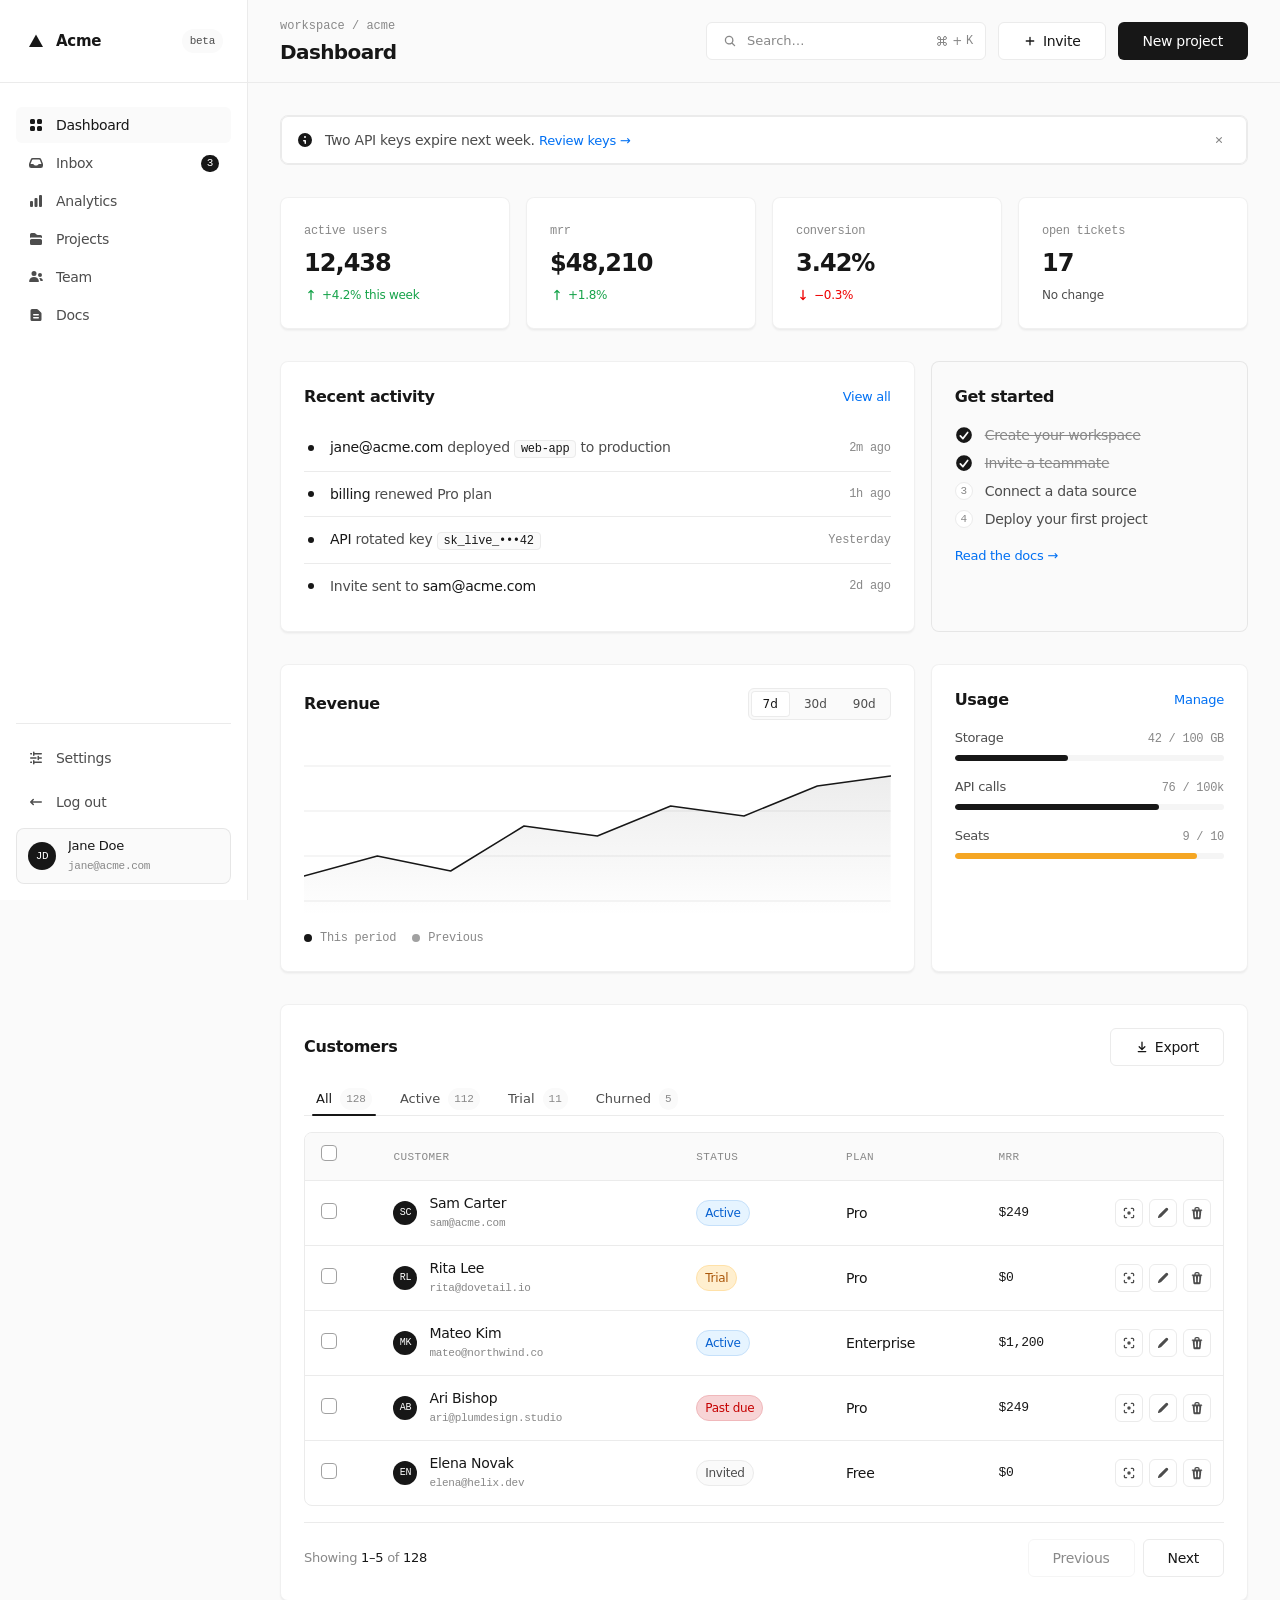
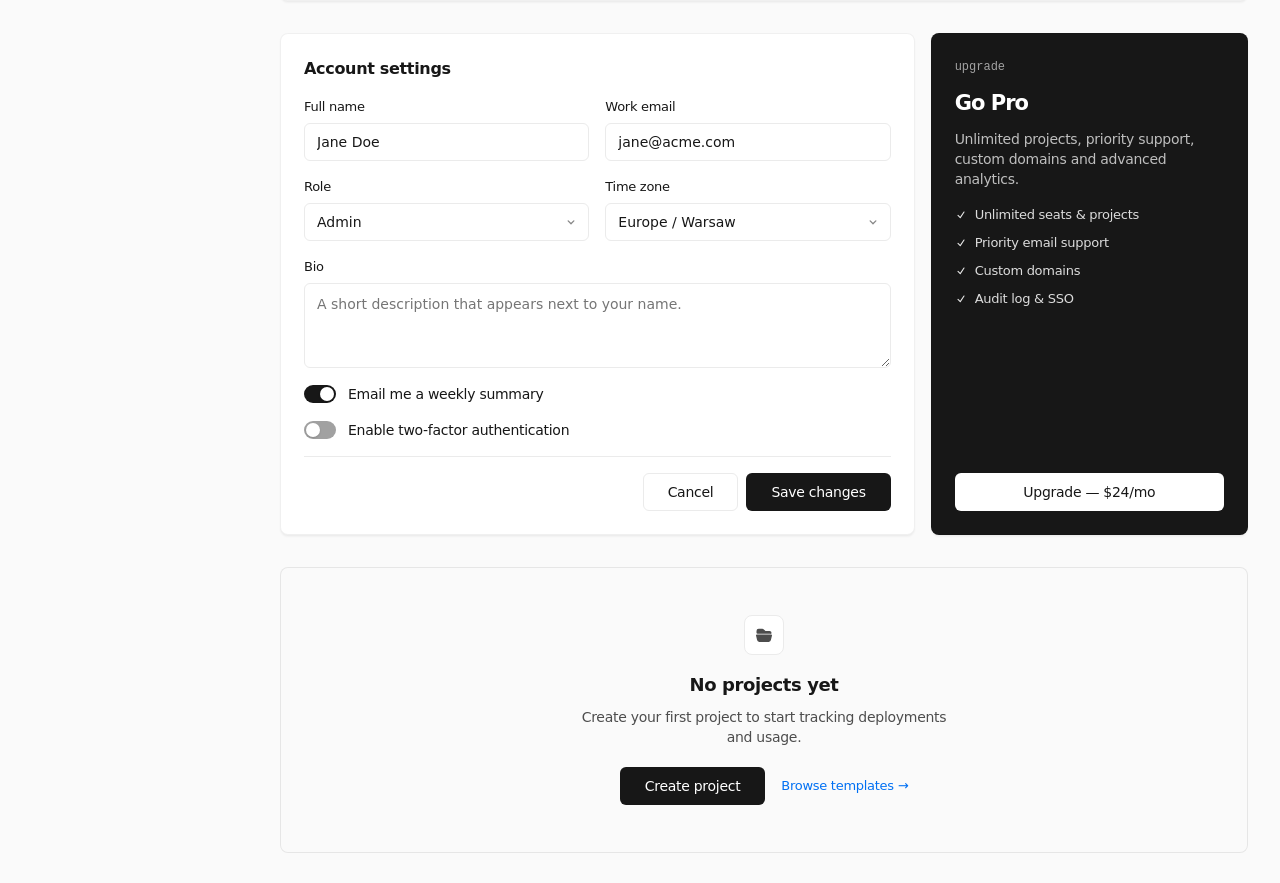
<file: index.html>
<!doctype html>
<html lang="en">
  <head>
    <meta charset="utf-8" />
    <meta name="viewport" content="width=device-width, initial-scale=1" />
    <title>Dashboard — SaaS Template</title>
    <link rel="stylesheet" href="styles.css" />
  </head>
  <body>
    <a class="skip-link" href="#main">Skip to content</a>

    <div class="app">
      <!-- ─────────────── SIDEBAR ─────────────── -->
      <aside class="sidebar" id="sidebar" aria-label="Primary">
        <div class="sidebar__brand">
          <span class="brand-mark" aria-hidden="true">
            <!-- triangle logo -->
            <svg viewBox="0 0 16 16" fill="currentColor" aria-hidden="true">
              <path d="M8 1.5 15 14H1L8 1.5Z" />
            </svg>
          </span>
          <span class="brand-name">Acme</span>
          <span class="brand-badge">beta</span>
        </div>

        <nav class="sidebar__nav" aria-label="Main">
          <ul>
            <li>
              <a class="nav-row is-active" href="#" aria-current="page">
                <!-- heroicons:micro squares-2x2 -->
                <svg class="nav-row__icon" viewBox="0 0 16 16" fill="currentColor" aria-hidden="true">
                  <path d="M3.5 2A1.5 1.5 0 0 0 2 3.5v2A1.5 1.5 0 0 0 3.5 7h2A1.5 1.5 0 0 0 7 5.5v-2A1.5 1.5 0 0 0 5.5 2h-2ZM3.5 9A1.5 1.5 0 0 0 2 10.5v2A1.5 1.5 0 0 0 3.5 14h2A1.5 1.5 0 0 0 7 12.5v-2A1.5 1.5 0 0 0 5.5 9h-2ZM9 3.5A1.5 1.5 0 0 1 10.5 2h2A1.5 1.5 0 0 1 14 3.5v2A1.5 1.5 0 0 1 12.5 7h-2A1.5 1.5 0 0 1 9 5.5v-2ZM10.5 9A1.5 1.5 0 0 0 9 10.5v2a1.5 1.5 0 0 0 1.5 1.5h2a1.5 1.5 0 0 0 1.5-1.5v-2A1.5 1.5 0 0 0 12.5 9h-2Z" />
                </svg>
                <span>Dashboard</span>
              </a>
            </li>
            <li>
              <a class="nav-row" href="#">
                <!-- heroicons:micro inbox -->
                <svg class="nav-row__icon" viewBox="0 0 16 16" fill="currentColor" aria-hidden="true">
                  <path fill-rule="evenodd" d="M4.784 3A2.25 2.25 0 0 0 2.68 4.449L1.147 8.475A2.25 2.25 0 0 0 1 9.276v1.474A2.25 2.25 0 0 0 3.25 13h9.5A2.25 2.25 0 0 0 15 10.75V9.276c0-.274-.05-.545-.147-.801l-1.534-4.026A2.25 2.25 0 0 0 11.216 3H4.784Zm-.701 1.983a.75.75 0 0 1 .7-.483h6.433a.75.75 0 0 1 .701.483L13.447 9h-2.412a1 1 0 0 0-.832.445l-.406.61a1 1 0 0 1-.832.445h-1.93a1 1 0 0 1-.832-.445l-.406-.61A1 1 0 0 0 4.965 9H2.553l1.53-4.017Z" clip-rule="evenodd" />
                </svg>
                <span>Inbox</span>
                <span class="nav-row__badge">3</span>
              </a>
            </li>
            <li>
              <a class="nav-row" href="#">
                <!-- heroicons:micro chart-bar -->
                <svg class="nav-row__icon" viewBox="0 0 16 16" fill="currentColor" aria-hidden="true">
                  <path d="M12 2a1 1 0 0 0-1 1v10a1 1 0 0 0 1 1h1a1 1 0 0 0 1-1V3a1 1 0 0 0-1-1h-1ZM6.5 6a1 1 0 0 1 1-1h1a1 1 0 0 1 1 1v7a1 1 0 0 1-1 1h-1a1 1 0 0 1-1-1V6ZM2 9a1 1 0 0 1 1-1h1a1 1 0 0 1 1 1v4a1 1 0 0 1-1 1H3a1 1 0 0 1-1-1V9Z" />
                </svg>
                <span>Analytics</span>
              </a>
            </li>
            <li>
              <a class="nav-row" href="#">
                <!-- heroicons:micro folder -->
                <svg class="nav-row__icon" viewBox="0 0 16 16" fill="currentColor" aria-hidden="true">
                  <path d="M2 3.5A1.5 1.5 0 0 1 3.5 2h2.879a1.5 1.5 0 0 1 1.06.44l1.122 1.12A1.5 1.5 0 0 0 9.62 4H12.5A1.5 1.5 0 0 1 14 5.5v1.401a2.986 2.986 0 0 0-1.5-.401h-9c-.546 0-1.059.146-1.5.401V3.5ZM2 9.5v3A1.5 1.5 0 0 0 3.5 14h9a1.5 1.5 0 0 0 1.5-1.5v-3A1.5 1.5 0 0 0 12.5 8h-9A1.5 1.5 0 0 0 2 9.5Z" />
                </svg>
                <span>Projects</span>
              </a>
            </li>
            <li>
              <a class="nav-row" href="#">
                <!-- heroicons:micro users -->
                <svg class="nav-row__icon" viewBox="0 0 16 16" fill="currentColor" aria-hidden="true">
                  <path d="M8.5 4.5a2.5 2.5 0 1 1-5 0 2.5 2.5 0 0 1 5 0ZM10.9 12.006c.11.542-.348.994-.9.994H2c-.553 0-1.01-.452-.902-.994a5.002 5.002 0 0 1 9.803 0ZM14.002 12h-1.59a2.556 2.556 0 0 0-.04-.29 6.476 6.476 0 0 0-1.167-2.603 3.002 3.002 0 0 1 3.633 1.911c.18.522-.283.982-.836.982ZM12 8a2 2 0 1 0 0-4 2 2 0 0 0 0 4Z" />
                </svg>
                <span>Team</span>
              </a>
            </li>
            <li>
              <a class="nav-row" href="#">
                <!-- heroicons:micro document-text -->
                <svg class="nav-row__icon" viewBox="0 0 16 16" fill="currentColor" aria-hidden="true">
                  <path fill-rule="evenodd" d="M4 2a1.5 1.5 0 0 0-1.5 1.5v9A1.5 1.5 0 0 0 4 14h8a1.5 1.5 0 0 0 1.5-1.5V6.621a1.5 1.5 0 0 0-.44-1.06L9.94 2.439A1.5 1.5 0 0 0 8.878 2H4Zm1 5.75A.75.75 0 0 1 5.75 7h4.5a.75.75 0 0 1 0 1.5h-4.5A.75.75 0 0 1 5 7.75Zm0 3a.75.75 0 0 1 .75-.75h4.5a.75.75 0 0 1 0 1.5h-4.5a.75.75 0 0 1-.75-.75Z" clip-rule="evenodd" />
                </svg>
                <span>Docs</span>
              </a>
            </li>
          </ul>
        </nav>

        <!-- ─── footer of sidebar: settings + user + logout ─── -->
        <div class="sidebar__foot">
          <a class="nav-row" href="#">
            <!-- heroicons:micro adjustments-horizontal -->
            <svg class="nav-row__icon" viewBox="0 0 16 16" fill="currentColor" aria-hidden="true">
              <path d="M6.5 2.25a.75.75 0 0 0-1.5 0v3a.75.75 0 0 0 1.5 0V4.5h6.75a.75.75 0 0 0 0-1.5H6.5v-.75ZM11 6.5a.75.75 0 0 0-1.5 0v3a.75.75 0 0 0 1.5 0v-.75h2.25a.75.75 0 0 0 0-1.5H11V6.5ZM5.75 10a.75.75 0 0 1 .75.75v.75h6.75a.75.75 0 0 1 0 1.5H6.5v.75a.75.75 0 0 1-1.5 0v-3a.75.75 0 0 1 .75-.75ZM2.75 7.25H8.5v1.5H2.75a.75.75 0 0 1 0-1.5ZM4 3H2.75a.75.75 0 0 0 0 1.5H4V3ZM2.75 11.5H4V13H2.75a.75.75 0 0 1 0-1.5Z" />
            </svg>
            <span>Settings</span>
          </a>

          <a class="nav-row" href="#" id="signOut">
            <!-- heroicons:micro arrow-long-left -->
            <svg class="nav-row__icon" viewBox="0 0 16 16" fill="currentColor" aria-hidden="true">
              <path fill-rule="evenodd" d="M14 8a.75.75 0 0 1-.75.75H4.56l1.22 1.22a.75.75 0 1 1-1.06 1.06l-2.5-2.5a.75.75 0 0 1 0-1.06l2.5-2.5a.75.75 0 0 1 1.06 1.06L4.56 7.25h8.69A.75.75 0 0 1 14 8Z" clip-rule="evenodd" />
            </svg>
            <span>Log out</span>
          </a>

          <div class="user-card">
            <span class="avatar" aria-hidden="true">JD</span>
            <span class="user-card__meta">
              <span class="user-card__name">Jane Doe</span>
              <span class="user-card__email">jane@acme.com</span>
            </span>
          </div>
        </div>
      </aside>

      <!-- ─────────────── MAIN ─────────────── -->
      <main class="main" id="main">
        <!-- top bar -->
        <header class="topbar">
          <button class="menu-toggle" type="button" aria-label="Open menu" aria-controls="sidebar" aria-expanded="false">
            <!-- heroicons:micro bars-3 -->
            <svg viewBox="0 0 16 16" fill="currentColor" aria-hidden="true">
              <path fill-rule="evenodd" d="M2 3.75A.75.75 0 0 1 2.75 3h10.5a.75.75 0 0 1 0 1.5H2.75A.75.75 0 0 1 2 3.75ZM2 8a.75.75 0 0 1 .75-.75h10.5a.75.75 0 0 1 0 1.5H2.75A.75.75 0 0 1 2 8Zm0 4.25a.75.75 0 0 1 .75-.75h10.5a.75.75 0 0 1 0 1.5H2.75a.75.75 0 0 1-.75-.75Z" clip-rule="evenodd" />
            </svg>
          </button>
          <div class="topbar__title">
            <span class="eyebrow">Workspace / Acme</span>
            <h1>Dashboard</h1>
          </div>

          <div class="topbar__actions">
            <label class="search">
              <svg viewBox="0 0 16 16" fill="currentColor" aria-hidden="true">
                <path fill-rule="evenodd" d="M9.965 11.026a5 5 0 1 1 1.06-1.06l2.755 2.754a.75.75 0 1 1-1.06 1.06l-2.755-2.754ZM10.5 7a3.5 3.5 0 1 1-7 0 3.5 3.5 0 0 1 7 0Z" clip-rule="evenodd" />
              </svg>
              <input type="search" placeholder="Search…" aria-label="Search" />
              <span class="kbd-group" aria-hidden="true">
                <kbd>
                  <svg viewBox="0 0 16 16" fill="none" stroke="currentColor" stroke-width="1.33" stroke-linecap="round" stroke-linejoin="round" aria-hidden="true">
                    <path d="M12 2a2 2 0 0 0-2 2v8a2 2 0 0 0 2 2 2 2 0 0 0 2-2 2 2 0 0 0-2-2H4a2 2 0 0 0-2 2 2 2 0 0 0 2 2 2 2 0 0 0 2-2V4a2 2 0 0 0-2-2 2 2 0 0 0-2 2 2 2 0 0 0 2 2h8a2 2 0 0 0 2-2 2 2 0 0 0-2-2z" />
                  </svg>
                </kbd>
                <span class="kbd-sep">+</span>
                <kbd>K</kbd>
              </span>
            </label>
            <button class="btn btn--secondary" type="button">
              <!-- heroicons:micro plus -->
              <svg viewBox="0 0 16 16" fill="currentColor" aria-hidden="true">
                <path d="M8.75 3.75a.75.75 0 0 0-1.5 0v3.5h-3.5a.75.75 0 0 0 0 1.5h3.5v3.5a.75.75 0 0 0 1.5 0v-3.5h3.5a.75.75 0 0 0 0-1.5h-3.5v-3.5Z" />
              </svg>
              Invite
            </button>
            <button class="btn btn--primary" type="button">New project</button>
          </div>
        </header>

        <!-- content -->
        <section class="content">
          <!-- ─── alert banner ─── -->
          <div class="alert" role="status">
            <svg class="alert__icon" viewBox="0 0 16 16" fill="currentColor" aria-hidden="true">
              <path fill-rule="evenodd" d="M15 8A7 7 0 1 1 1 8a7 7 0 0 1 14 0ZM9 5a1 1 0 1 1-2 0 1 1 0 0 1 2 0ZM6.75 8a.75.75 0 0 0 0 1.5h.75v1.75a.75.75 0 0 0 1.5 0v-2.5A.75.75 0 0 0 8.25 8h-1.5Z" clip-rule="evenodd" />
            </svg>
            <span class="alert__msg">
              Two API keys expire next week.
              <a class="link" href="#">Review keys →</a>
            </span>
            <button class="alert__close" type="button" aria-label="Dismiss">
              <!-- heroicons:micro x-mark -->
              <svg viewBox="0 0 16 16" fill="currentColor" aria-hidden="true">
                <path d="M5.28 4.22a.75.75 0 0 0-1.06 1.06L6.94 8l-2.72 2.72a.75.75 0 1 0 1.06 1.06L8 9.06l2.72 2.72a.75.75 0 1 0 1.06-1.06L9.06 8l2.72-2.72a.75.75 0 0 0-1.06-1.06L8 6.94 5.28 4.22Z" />
              </svg>
            </button>
          </div>

          <!-- stat row -->
          <div class="stat-grid">
            <article class="stat-card">
              <span class="stat-card__label">Active users</span>
              <span class="stat-card__value">12,438</span>
              <span class="stat-card__delta is-up">
                <svg class="stat-card__delta-icon" viewBox="0 0 16 16" fill="currentColor" aria-hidden="true">
                  <path fill-rule="evenodd" d="M8 14a.75.75 0 0 0 .75-.75V4.56l1.22 1.22a.75.75 0 1 0 1.06-1.06l-2.5-2.5a.75.75 0 0 0-1.06 0l-2.5 2.5a.75.75 0 0 0 1.06 1.06l1.22-1.22v8.69c0 .414.336.75.75.75Z" clip-rule="evenodd" />
                </svg>
                +4.2% this week
              </span>
            </article>
            <article class="stat-card">
              <span class="stat-card__label">MRR</span>
              <span class="stat-card__value">$48,210</span>
              <span class="stat-card__delta is-up">
                <svg class="stat-card__delta-icon" viewBox="0 0 16 16" fill="currentColor" aria-hidden="true">
                  <path fill-rule="evenodd" d="M8 14a.75.75 0 0 0 .75-.75V4.56l1.22 1.22a.75.75 0 1 0 1.06-1.06l-2.5-2.5a.75.75 0 0 0-1.06 0l-2.5 2.5a.75.75 0 0 0 1.06 1.06l1.22-1.22v8.69c0 .414.336.75.75.75Z" clip-rule="evenodd" />
                </svg>
                +1.8%
              </span>
            </article>
            <article class="stat-card">
              <span class="stat-card__label">Conversion</span>
              <span class="stat-card__value">3.42%</span>
              <span class="stat-card__delta is-down">
                <svg class="stat-card__delta-icon" viewBox="0 0 16 16" fill="currentColor" aria-hidden="true">
                  <path fill-rule="evenodd" d="M8 2a.75.75 0 0 1 .75.75v8.69l1.22-1.22a.75.75 0 1 1 1.06 1.06l-2.5 2.5a.75.75 0 0 1-1.06 0l-2.5-2.5a.75.75 0 1 1 1.06-1.06l1.22 1.22V2.75A.75.75 0 0 1 8 2Z" clip-rule="evenodd" />
                </svg>
                −0.3%
              </span>
            </article>
            <article class="stat-card">
              <span class="stat-card__label">Open tickets</span>
              <span class="stat-card__value">17</span>
              <span class="stat-card__delta">No change</span>
            </article>
          </div>

          <!-- panel + side -->
          <div class="panel-grid">
            <section class="panel">
              <header class="panel__head">
                <h2>Recent activity</h2>
                <a class="link" href="#">View all</a>
              </header>
              <ul class="activity">
                <li>
                  <span class="dot" aria-hidden="true"></span>
                  <span class="activity__main">
                    <strong>jane@acme.com</strong> deployed
                    <code>web-app</code> to production
                  </span>
                  <span class="activity__time">2m ago</span>
                </li>
                <li>
                  <span class="dot" aria-hidden="true"></span>
                  <span class="activity__main">
                    <strong>billing</strong> renewed Pro plan
                  </span>
                  <span class="activity__time">1h ago</span>
                </li>
                <li>
                  <span class="dot" aria-hidden="true"></span>
                  <span class="activity__main">
                    <strong>API</strong> rotated key
                    <code>sk_live_•••42</code>
                  </span>
                  <span class="activity__time">Yesterday</span>
                </li>
                <li>
                  <span class="dot" aria-hidden="true"></span>
                  <span class="activity__main">
                    Invite sent to <strong>sam@acme.com</strong>
                  </span>
                  <span class="activity__time">2d ago</span>
                </li>
              </ul>
            </section>

            <aside class="panel panel--soft">
              <header class="panel__head">
                <h2>Get started</h2>
              </header>
              <ol class="checklist">
                <li class="is-done">Create your workspace</li>
                <li class="is-done">Invite a teammate</li>
                <li>Connect a data source</li>
                <li>Deploy your first project</li>
              </ol>
              <a class="link" href="#">Read the docs →</a>
            </aside>
          </div>

          <!-- ─── chart + usage ─── -->
          <div class="panel-grid panel-grid--2-1">
            <section class="panel">
              <header class="panel__head">
                <h2>Revenue</h2>
                <div class="segmented" role="tablist" aria-label="Range">
                  <button class="segmented__btn is-active" type="button">7d</button>
                  <button class="segmented__btn" type="button">30d</button>
                  <button class="segmented__btn" type="button">90d</button>
                </div>
              </header>
              <svg class="chart" viewBox="0 0 600 180" preserveAspectRatio="none" aria-hidden="true">
                <defs>
                  <linearGradient id="chartFill" x1="0" x2="0" y1="0" y2="1">
                    <stop offset="0" stop-color="#171717" stop-opacity="0.08" />
                    <stop offset="1" stop-color="#171717" stop-opacity="0" />
                  </linearGradient>
                </defs>
                <g stroke="#ebebeb" stroke-width="1">
                  <line x1="0" y1="30" x2="600" y2="30" />
                  <line x1="0" y1="75" x2="600" y2="75" />
                  <line x1="0" y1="120" x2="600" y2="120" />
                  <line x1="0" y1="165" x2="600" y2="165" />
                </g>
                <path d="M0,140 L75,120 L150,135 L225,90 L300,100 L375,70 L450,80 L525,50 L600,40 L600,180 L0,180 Z" fill="url(#chartFill)" />
                <polyline points="0,140 75,120 150,135 225,90 300,100 375,70 450,80 525,50 600,40" fill="none" stroke="#171717" stroke-width="1.5" stroke-linecap="round" stroke-linejoin="round" />
              </svg>
              <ul class="legend">
                <li><span class="legend__swatch" style="background:#171717"></span>This period</li>
                <li><span class="legend__swatch" style="background:#a1a1a1"></span>Previous</li>
              </ul>
            </section>

            <aside class="panel">
              <header class="panel__head">
                <h2>Usage</h2>
                <a class="link" href="#">Manage</a>
              </header>
              <ul class="usage">
                <li>
                  <div class="usage__meta">
                    <span>Storage</span>
                    <span class="usage__val">42 / 100 GB</span>
                  </div>
                  <div class="progress"><div class="progress__fill" style="width:42%"></div></div>
                </li>
                <li>
                  <div class="usage__meta">
                    <span>API calls</span>
                    <span class="usage__val">76 / 100k</span>
                  </div>
                  <div class="progress"><div class="progress__fill" style="width:76%"></div></div>
                </li>
                <li>
                  <div class="usage__meta">
                    <span>Seats</span>
                    <span class="usage__val">9 / 10</span>
                  </div>
                  <div class="progress"><div class="progress__fill is-warn" style="width:90%"></div></div>
                </li>
              </ul>
            </aside>
          </div>

          <!-- ─── tabs + data table + pagination ─── -->
          <section class="panel">
            <header class="panel__head">
              <h2>Customers</h2>
              <div class="row-actions">
                <button class="btn btn--secondary" type="button">
                  <svg viewBox="0 0 16 16" fill="currentColor" aria-hidden="true">
                    <path d="M8 1.75a.75.75 0 0 1 .75.75v6.69l1.97-1.97a.75.75 0 1 1 1.06 1.06l-3.25 3.25a.75.75 0 0 1-1.06 0L4.22 8.28a.75.75 0 0 1 1.06-1.06l1.97 1.97V2.5A.75.75 0 0 1 8 1.75Z" />
                    <path d="M3 13.25a.75.75 0 0 1 .75-.75h8.5a.75.75 0 0 1 0 1.5h-8.5a.75.75 0 0 1-.75-.75Z" />
                  </svg>
                  Export
                </button>
              </div>
            </header>

            <div class="tabs" role="tablist">
              <button class="tab is-active" type="button">All <span class="tab__count">128</span></button>
              <button class="tab" type="button">Active <span class="tab__count">112</span></button>
              <button class="tab" type="button">Trial <span class="tab__count">11</span></button>
              <button class="tab" type="button">Churned <span class="tab__count">5</span></button>
            </div>

            <div class="table-wrap">
              <table class="data-table">
                <thead>
                  <tr>
                    <th><label class="checkbox"><input type="checkbox" /><span></span></label></th>
                    <th>Customer</th>
                    <th>Status</th>
                    <th>Plan</th>
                    <th class="ta-right">MRR</th>
                    <th></th>
                  </tr>
                </thead>
                <tbody>
                  <tr>
                    <td><label class="checkbox"><input type="checkbox" /><span></span></label></td>
                    <td>
                      <div class="user-cell">
                        <span class="avatar avatar--sm">SC</span>
                        <span class="user-cell__meta">
                          <strong>Sam Carter</strong>
                          <span>sam@acme.com</span>
                        </span>
                      </div>
                    </td>
                    <td><span class="badge badge--success">Active</span></td>
                    <td>Pro</td>
                    <td class="ta-right ta-mono">$249</td>
                    <td class="ta-right">
                      <div class="table-actions">
                        <button class="icon-btn" type="button" aria-label="View"><svg xmlns="http://www.w3.org/2000/svg" viewBox="0 0 16 16" fill="currentColor" aria-hidden="true"><path d="M3.75 2A1.75 1.75 0 0 0 2 3.75v1.5a.75.75 0 0 0 1.5 0v-1.5a.25.25 0 0 1 .25-.25h1.5a.75.75 0 0 0 0-1.5h-1.5ZM10.75 2a.75.75 0 0 0 0 1.5h1.5a.25.25 0 0 1 .25.25v1.5a.75.75 0 0 0 1.5 0v-1.5A1.75 1.75 0 0 0 12.25 2h-1.5ZM3.5 10.75a.75.75 0 0 0-1.5 0v1.5c0 .966.784 1.75 1.75 1.75h1.5a.75.75 0 0 0 0-1.5h-1.5a.25.25 0 0 1-.25-.25v-1.5ZM14 10.75a.75.75 0 0 0-1.5 0v1.5a.25.25 0 0 1-.25.25h-1.5a.75.75 0 0 0 0 1.5h1.5A1.75 1.75 0 0 0 14 12.25v-1.5ZM8 10a2 2 0 1 0 0-4 2 2 0 0 0 0 4Z"/></svg></button>
                        <button class="icon-btn" type="button" aria-label="Edit"><svg xmlns="http://www.w3.org/2000/svg" viewBox="0 0 16 16" fill="currentColor" aria-hidden="true"><path fill-rule="evenodd" d="M11.013 2.513a1.75 1.75 0 0 1 2.475 2.474L6.226 12.25a2.751 2.751 0 0 1-.892.596l-2.047.848a.75.75 0 0 1-.98-.98l.848-2.047a2.75 2.75 0 0 1 .596-.892l7.262-7.261Z" clip-rule="evenodd"/></svg></button>
                        <button class="icon-btn" type="button" aria-label="Delete"><svg xmlns="http://www.w3.org/2000/svg" viewBox="0 0 16 16" fill="currentColor" aria-hidden="true"><path fill-rule="evenodd" d="M5 3.25V4H2.75a.75.75 0 0 0 0 1.5h.3l.815 8.15A1.5 1.5 0 0 0 5.357 15h5.285a1.5 1.5 0 0 0 1.493-1.35l.815-8.15h.3a.75.75 0 0 0 0-1.5H11v-.75A2.25 2.25 0 0 0 8.75 1h-1.5A2.25 2.25 0 0 0 5 3.25Zm2.25-.75a.75.75 0 0 0-.75.75V4h3v-.75a.75.75 0 0 0-.75-.75h-1.5ZM6.05 6a.75.75 0 0 1 .787.713l.275 5.5a.75.75 0 0 1-1.498.075l-.275-5.5A.75.75 0 0 1 6.05 6Zm3.9 0a.75.75 0 0 1 .712.787l-.275 5.5a.75.75 0 0 1-1.498-.075l.275-5.5a.75.75 0 0 1 .786-.711Z" clip-rule="evenodd"/></svg></button>
                      </div>
                    </td>
                  </tr>
                  <tr>
                    <td><label class="checkbox"><input type="checkbox" /><span></span></label></td>
                    <td>
                      <div class="user-cell">
                        <span class="avatar avatar--sm">RL</span>
                        <span class="user-cell__meta">
                          <strong>Rita Lee</strong>
                          <span>rita@dovetail.io</span>
                        </span>
                      </div>
                    </td>
                    <td><span class="badge badge--warning">Trial</span></td>
                    <td>Pro</td>
                    <td class="ta-right ta-mono">$0</td>
                    <td class="ta-right">
                      <div class="table-actions">
                        <button class="icon-btn" type="button" aria-label="View"><svg xmlns="http://www.w3.org/2000/svg" viewBox="0 0 16 16" fill="currentColor" aria-hidden="true"><path d="M3.75 2A1.75 1.75 0 0 0 2 3.75v1.5a.75.75 0 0 0 1.5 0v-1.5a.25.25 0 0 1 .25-.25h1.5a.75.75 0 0 0 0-1.5h-1.5ZM10.75 2a.75.75 0 0 0 0 1.5h1.5a.25.25 0 0 1 .25.25v1.5a.75.75 0 0 0 1.5 0v-1.5A1.75 1.75 0 0 0 12.25 2h-1.5ZM3.5 10.75a.75.75 0 0 0-1.5 0v1.5c0 .966.784 1.75 1.75 1.75h1.5a.75.75 0 0 0 0-1.5h-1.5a.25.25 0 0 1-.25-.25v-1.5ZM14 10.75a.75.75 0 0 0-1.5 0v1.5a.25.25 0 0 1-.25.25h-1.5a.75.75 0 0 0 0 1.5h1.5A1.75 1.75 0 0 0 14 12.25v-1.5ZM8 10a2 2 0 1 0 0-4 2 2 0 0 0 0 4Z"/></svg></button>
                        <button class="icon-btn" type="button" aria-label="Edit"><svg xmlns="http://www.w3.org/2000/svg" viewBox="0 0 16 16" fill="currentColor" aria-hidden="true"><path fill-rule="evenodd" d="M11.013 2.513a1.75 1.75 0 0 1 2.475 2.474L6.226 12.25a2.751 2.751 0 0 1-.892.596l-2.047.848a.75.75 0 0 1-.98-.98l.848-2.047a2.75 2.75 0 0 1 .596-.892l7.262-7.261Z" clip-rule="evenodd"/></svg></button>
                        <button class="icon-btn" type="button" aria-label="Delete"><svg xmlns="http://www.w3.org/2000/svg" viewBox="0 0 16 16" fill="currentColor" aria-hidden="true"><path fill-rule="evenodd" d="M5 3.25V4H2.75a.75.75 0 0 0 0 1.5h.3l.815 8.15A1.5 1.5 0 0 0 5.357 15h5.285a1.5 1.5 0 0 0 1.493-1.35l.815-8.15h.3a.75.75 0 0 0 0-1.5H11v-.75A2.25 2.25 0 0 0 8.75 1h-1.5A2.25 2.25 0 0 0 5 3.25Zm2.25-.75a.75.75 0 0 0-.75.75V4h3v-.75a.75.75 0 0 0-.75-.75h-1.5ZM6.05 6a.75.75 0 0 1 .787.713l.275 5.5a.75.75 0 0 1-1.498.075l-.275-5.5A.75.75 0 0 1 6.05 6Zm3.9 0a.75.75 0 0 1 .712.787l-.275 5.5a.75.75 0 0 1-1.498-.075l.275-5.5a.75.75 0 0 1 .786-.711Z" clip-rule="evenodd"/></svg></button>
                      </div>
                    </td>
                  </tr>
                  <tr>
                    <td><label class="checkbox"><input type="checkbox" /><span></span></label></td>
                    <td>
                      <div class="user-cell">
                        <span class="avatar avatar--sm">MK</span>
                        <span class="user-cell__meta">
                          <strong>Mateo Kim</strong>
                          <span>mateo@northwind.co</span>
                        </span>
                      </div>
                    </td>
                    <td><span class="badge badge--success">Active</span></td>
                    <td>Enterprise</td>
                    <td class="ta-right ta-mono">$1,200</td>
                    <td class="ta-right">
                      <div class="table-actions">
                        <button class="icon-btn" type="button" aria-label="View"><svg xmlns="http://www.w3.org/2000/svg" viewBox="0 0 16 16" fill="currentColor" aria-hidden="true"><path d="M3.75 2A1.75 1.75 0 0 0 2 3.75v1.5a.75.75 0 0 0 1.5 0v-1.5a.25.25 0 0 1 .25-.25h1.5a.75.75 0 0 0 0-1.5h-1.5ZM10.75 2a.75.75 0 0 0 0 1.5h1.5a.25.25 0 0 1 .25.25v1.5a.75.75 0 0 0 1.5 0v-1.5A1.75 1.75 0 0 0 12.25 2h-1.5ZM3.5 10.75a.75.75 0 0 0-1.5 0v1.5c0 .966.784 1.75 1.75 1.75h1.5a.75.75 0 0 0 0-1.5h-1.5a.25.25 0 0 1-.25-.25v-1.5ZM14 10.75a.75.75 0 0 0-1.5 0v1.5a.25.25 0 0 1-.25.25h-1.5a.75.75 0 0 0 0 1.5h1.5A1.75 1.75 0 0 0 14 12.25v-1.5ZM8 10a2 2 0 1 0 0-4 2 2 0 0 0 0 4Z"/></svg></button>
                        <button class="icon-btn" type="button" aria-label="Edit"><svg xmlns="http://www.w3.org/2000/svg" viewBox="0 0 16 16" fill="currentColor" aria-hidden="true"><path fill-rule="evenodd" d="M11.013 2.513a1.75 1.75 0 0 1 2.475 2.474L6.226 12.25a2.751 2.751 0 0 1-.892.596l-2.047.848a.75.75 0 0 1-.98-.98l.848-2.047a2.75 2.75 0 0 1 .596-.892l7.262-7.261Z" clip-rule="evenodd"/></svg></button>
                        <button class="icon-btn" type="button" aria-label="Delete"><svg xmlns="http://www.w3.org/2000/svg" viewBox="0 0 16 16" fill="currentColor" aria-hidden="true"><path fill-rule="evenodd" d="M5 3.25V4H2.75a.75.75 0 0 0 0 1.5h.3l.815 8.15A1.5 1.5 0 0 0 5.357 15h5.285a1.5 1.5 0 0 0 1.493-1.35l.815-8.15h.3a.75.75 0 0 0 0-1.5H11v-.75A2.25 2.25 0 0 0 8.75 1h-1.5A2.25 2.25 0 0 0 5 3.25Zm2.25-.75a.75.75 0 0 0-.75.75V4h3v-.75a.75.75 0 0 0-.75-.75h-1.5ZM6.05 6a.75.75 0 0 1 .787.713l.275 5.5a.75.75 0 0 1-1.498.075l-.275-5.5A.75.75 0 0 1 6.05 6Zm3.9 0a.75.75 0 0 1 .712.787l-.275 5.5a.75.75 0 0 1-1.498-.075l.275-5.5a.75.75 0 0 1 .786-.711Z" clip-rule="evenodd"/></svg></button>
                      </div>
                    </td>
                  </tr>
                  <tr>
                    <td><label class="checkbox"><input type="checkbox" /><span></span></label></td>
                    <td>
                      <div class="user-cell">
                        <span class="avatar avatar--sm">AB</span>
                        <span class="user-cell__meta">
                          <strong>Ari Bishop</strong>
                          <span>ari@plumdesign.studio</span>
                        </span>
                      </div>
                    </td>
                    <td><span class="badge badge--error">Past due</span></td>
                    <td>Pro</td>
                    <td class="ta-right ta-mono">$249</td>
                    <td class="ta-right">
                      <div class="table-actions">
                        <button class="icon-btn" type="button" aria-label="View"><svg xmlns="http://www.w3.org/2000/svg" viewBox="0 0 16 16" fill="currentColor" aria-hidden="true"><path d="M3.75 2A1.75 1.75 0 0 0 2 3.75v1.5a.75.75 0 0 0 1.5 0v-1.5a.25.25 0 0 1 .25-.25h1.5a.75.75 0 0 0 0-1.5h-1.5ZM10.75 2a.75.75 0 0 0 0 1.5h1.5a.25.25 0 0 1 .25.25v1.5a.75.75 0 0 0 1.5 0v-1.5A1.75 1.75 0 0 0 12.25 2h-1.5ZM3.5 10.75a.75.75 0 0 0-1.5 0v1.5c0 .966.784 1.75 1.75 1.75h1.5a.75.75 0 0 0 0-1.5h-1.5a.25.25 0 0 1-.25-.25v-1.5ZM14 10.75a.75.75 0 0 0-1.5 0v1.5a.25.25 0 0 1-.25.25h-1.5a.75.75 0 0 0 0 1.5h1.5A1.75 1.75 0 0 0 14 12.25v-1.5ZM8 10a2 2 0 1 0 0-4 2 2 0 0 0 0 4Z"/></svg></button>
                        <button class="icon-btn" type="button" aria-label="Edit"><svg xmlns="http://www.w3.org/2000/svg" viewBox="0 0 16 16" fill="currentColor" aria-hidden="true"><path fill-rule="evenodd" d="M11.013 2.513a1.75 1.75 0 0 1 2.475 2.474L6.226 12.25a2.751 2.751 0 0 1-.892.596l-2.047.848a.75.75 0 0 1-.98-.98l.848-2.047a2.75 2.75 0 0 1 .596-.892l7.262-7.261Z" clip-rule="evenodd"/></svg></button>
                        <button class="icon-btn" type="button" aria-label="Delete"><svg xmlns="http://www.w3.org/2000/svg" viewBox="0 0 16 16" fill="currentColor" aria-hidden="true"><path fill-rule="evenodd" d="M5 3.25V4H2.75a.75.75 0 0 0 0 1.5h.3l.815 8.15A1.5 1.5 0 0 0 5.357 15h5.285a1.5 1.5 0 0 0 1.493-1.35l.815-8.15h.3a.75.75 0 0 0 0-1.5H11v-.75A2.25 2.25 0 0 0 8.75 1h-1.5A2.25 2.25 0 0 0 5 3.25Zm2.25-.75a.75.75 0 0 0-.75.75V4h3v-.75a.75.75 0 0 0-.75-.75h-1.5ZM6.05 6a.75.75 0 0 1 .787.713l.275 5.5a.75.75 0 0 1-1.498.075l-.275-5.5A.75.75 0 0 1 6.05 6Zm3.9 0a.75.75 0 0 1 .712.787l-.275 5.5a.75.75 0 0 1-1.498-.075l.275-5.5a.75.75 0 0 1 .786-.711Z" clip-rule="evenodd"/></svg></button>
                      </div>
                    </td>
                  </tr>
                  <tr>
                    <td><label class="checkbox"><input type="checkbox" /><span></span></label></td>
                    <td>
                      <div class="user-cell">
                        <span class="avatar avatar--sm">EN</span>
                        <span class="user-cell__meta">
                          <strong>Elena Novak</strong>
                          <span>elena@helix.dev</span>
                        </span>
                      </div>
                    </td>
                    <td><span class="badge">Invited</span></td>
                    <td>Free</td>
                    <td class="ta-right ta-mono">$0</td>
                    <td class="ta-right">
                      <div class="table-actions">
                        <button class="icon-btn" type="button" aria-label="View"><svg xmlns="http://www.w3.org/2000/svg" viewBox="0 0 16 16" fill="currentColor" aria-hidden="true"><path d="M3.75 2A1.75 1.75 0 0 0 2 3.75v1.5a.75.75 0 0 0 1.5 0v-1.5a.25.25 0 0 1 .25-.25h1.5a.75.75 0 0 0 0-1.5h-1.5ZM10.75 2a.75.75 0 0 0 0 1.5h1.5a.25.25 0 0 1 .25.25v1.5a.75.75 0 0 0 1.5 0v-1.5A1.75 1.75 0 0 0 12.25 2h-1.5ZM3.5 10.75a.75.75 0 0 0-1.5 0v1.5c0 .966.784 1.75 1.75 1.75h1.5a.75.75 0 0 0 0-1.5h-1.5a.25.25 0 0 1-.25-.25v-1.5ZM14 10.75a.75.75 0 0 0-1.5 0v1.5a.25.25 0 0 1-.25.25h-1.5a.75.75 0 0 0 0 1.5h1.5A1.75 1.75 0 0 0 14 12.25v-1.5ZM8 10a2 2 0 1 0 0-4 2 2 0 0 0 0 4Z"/></svg></button>
                        <button class="icon-btn" type="button" aria-label="Edit"><svg xmlns="http://www.w3.org/2000/svg" viewBox="0 0 16 16" fill="currentColor" aria-hidden="true"><path fill-rule="evenodd" d="M11.013 2.513a1.75 1.75 0 0 1 2.475 2.474L6.226 12.25a2.751 2.751 0 0 1-.892.596l-2.047.848a.75.75 0 0 1-.98-.98l.848-2.047a2.75 2.75 0 0 1 .596-.892l7.262-7.261Z" clip-rule="evenodd"/></svg></button>
                        <button class="icon-btn" type="button" aria-label="Delete"><svg xmlns="http://www.w3.org/2000/svg" viewBox="0 0 16 16" fill="currentColor" aria-hidden="true"><path fill-rule="evenodd" d="M5 3.25V4H2.75a.75.75 0 0 0 0 1.5h.3l.815 8.15A1.5 1.5 0 0 0 5.357 15h5.285a1.5 1.5 0 0 0 1.493-1.35l.815-8.15h.3a.75.75 0 0 0 0-1.5H11v-.75A2.25 2.25 0 0 0 8.75 1h-1.5A2.25 2.25 0 0 0 5 3.25Zm2.25-.75a.75.75 0 0 0-.75.75V4h3v-.75a.75.75 0 0 0-.75-.75h-1.5ZM6.05 6a.75.75 0 0 1 .787.713l.275 5.5a.75.75 0 0 1-1.498.075l-.275-5.5A.75.75 0 0 1 6.05 6Zm3.9 0a.75.75 0 0 1 .712.787l-.275 5.5a.75.75 0 0 1-1.498-.075l.275-5.5a.75.75 0 0 1 .786-.711Z" clip-rule="evenodd"/></svg></button>
                      </div>
                    </td>
                  </tr>
                </tbody>
              </table>
            </div>

            <footer class="pagination">
              <span class="pagination__meta">Showing <strong>1–5</strong> of <strong>128</strong></span>
              <div class="pagination__controls">
                <button class="btn btn--secondary" type="button" disabled>Previous</button>
                <button class="btn btn--secondary" type="button">Next</button>
              </div>
            </footer>
          </section>

          <!-- ─── settings form + upgrade ─── -->
          <div class="panel-grid panel-grid--2-1">
            <section class="panel">
              <header class="panel__head">
                <h2>Account settings</h2>
              </header>
              <form class="form" onsubmit="event.preventDefault();">
                <div class="form-grid">
                  <div class="form-field">
                    <label for="f-name">Full name</label>
                    <input id="f-name" class="input" type="text" value="Jane Doe" />
                  </div>
                  <div class="form-field">
                    <label for="f-email">Work email</label>
                    <input id="f-email" class="input" type="email" value="jane@acme.com" />
                  </div>
                  <div class="form-field">
                    <label for="f-role">Role</label>
                    <select id="f-role" class="select">
                      <option>Owner</option>
                      <option selected>Admin</option>
                      <option>Member</option>
                      <option>Billing only</option>
                    </select>
                  </div>
                  <div class="form-field">
                    <label for="f-tz">Time zone</label>
                    <select id="f-tz" class="select">
                      <option>UTC</option>
                      <option selected>Europe / Warsaw</option>
                      <option>America / New York</option>
                      <option>Asia / Tokyo</option>
                    </select>
                  </div>
                </div>
                <div class="form-field">
                  <label for="f-bio">Bio</label>
                  <textarea id="f-bio" class="textarea" rows="3" placeholder="A short description that appears next to your name."></textarea>
                </div>
                <label class="toggle">
                  <input type="checkbox" checked />
                  <span class="toggle__track"></span>
                  <span class="toggle__label">Email me a weekly summary</span>
                </label>
                <label class="toggle">
                  <input type="checkbox" />
                  <span class="toggle__track"></span>
                  <span class="toggle__label">Enable two-factor authentication</span>
                </label>
                <div class="form-actions">
                  <button class="btn btn--secondary" type="button">Cancel</button>
                  <button class="btn btn--primary" type="submit">Save changes</button>
                </div>
              </form>
            </section>

            <aside class="panel panel--dark">
              <span class="eyebrow eyebrow--on-dark">Upgrade</span>
              <h2 class="on-dark">Go Pro</h2>
              <p class="on-dark-body">
                Unlimited projects, priority support, custom domains and
                advanced analytics.
              </p>
              <ul class="feature-list">
                <li>Unlimited seats &amp; projects</li>
                <li>Priority email support</li>
                <li>Custom domains</li>
                <li>Audit log &amp; SSO</li>
              </ul>
              <button class="btn btn--on-dark" type="button">Upgrade — $24/mo</button>
            </aside>
          </div>

          <!-- ─── empty state ─── -->
          <section class="panel panel--soft empty-state">
            <span class="empty-state__icon" aria-hidden="true">
              <!-- heroicons:micro folder-open -->
              <svg viewBox="0 0 16 16" fill="currentColor">
                <path d="M2 6.5V4.75A1.75 1.75 0 0 1 3.75 3h2.879c.464 0 .909.184 1.237.513l1.12 1.121a.25.25 0 0 0 .177.074H12.5A1.5 1.5 0 0 1 14 6.207V6.5a.5.5 0 0 1-.146.354l-.354.354A.5.5 0 0 1 13.146 7H2.854a.5.5 0 0 1-.354-.146L2.146 6.5A.5.5 0 0 1 2 6.5Z" />
                <path d="m1.61 8.387.86 3.7A1.75 1.75 0 0 0 4.174 13.5h7.652a1.75 1.75 0 0 0 1.704-1.413l.86-3.7A.75.75 0 0 0 13.66 7.5H2.339a.75.75 0 0 0-.73.887Z" />
              </svg>
            </span>
            <h2>No projects yet</h2>
            <p>Create your first project to start tracking deployments and usage.</p>
            <div class="empty-state__actions">
              <button class="btn btn--primary" type="button">Create project</button>
              <a class="link" href="#">Browse templates →</a>
            </div>
          </section>
        </section>
      </main>
    </div>

    <div class="backdrop" hidden></div>

    <script src="script.js"></script>
  </body>
</html>
</file>
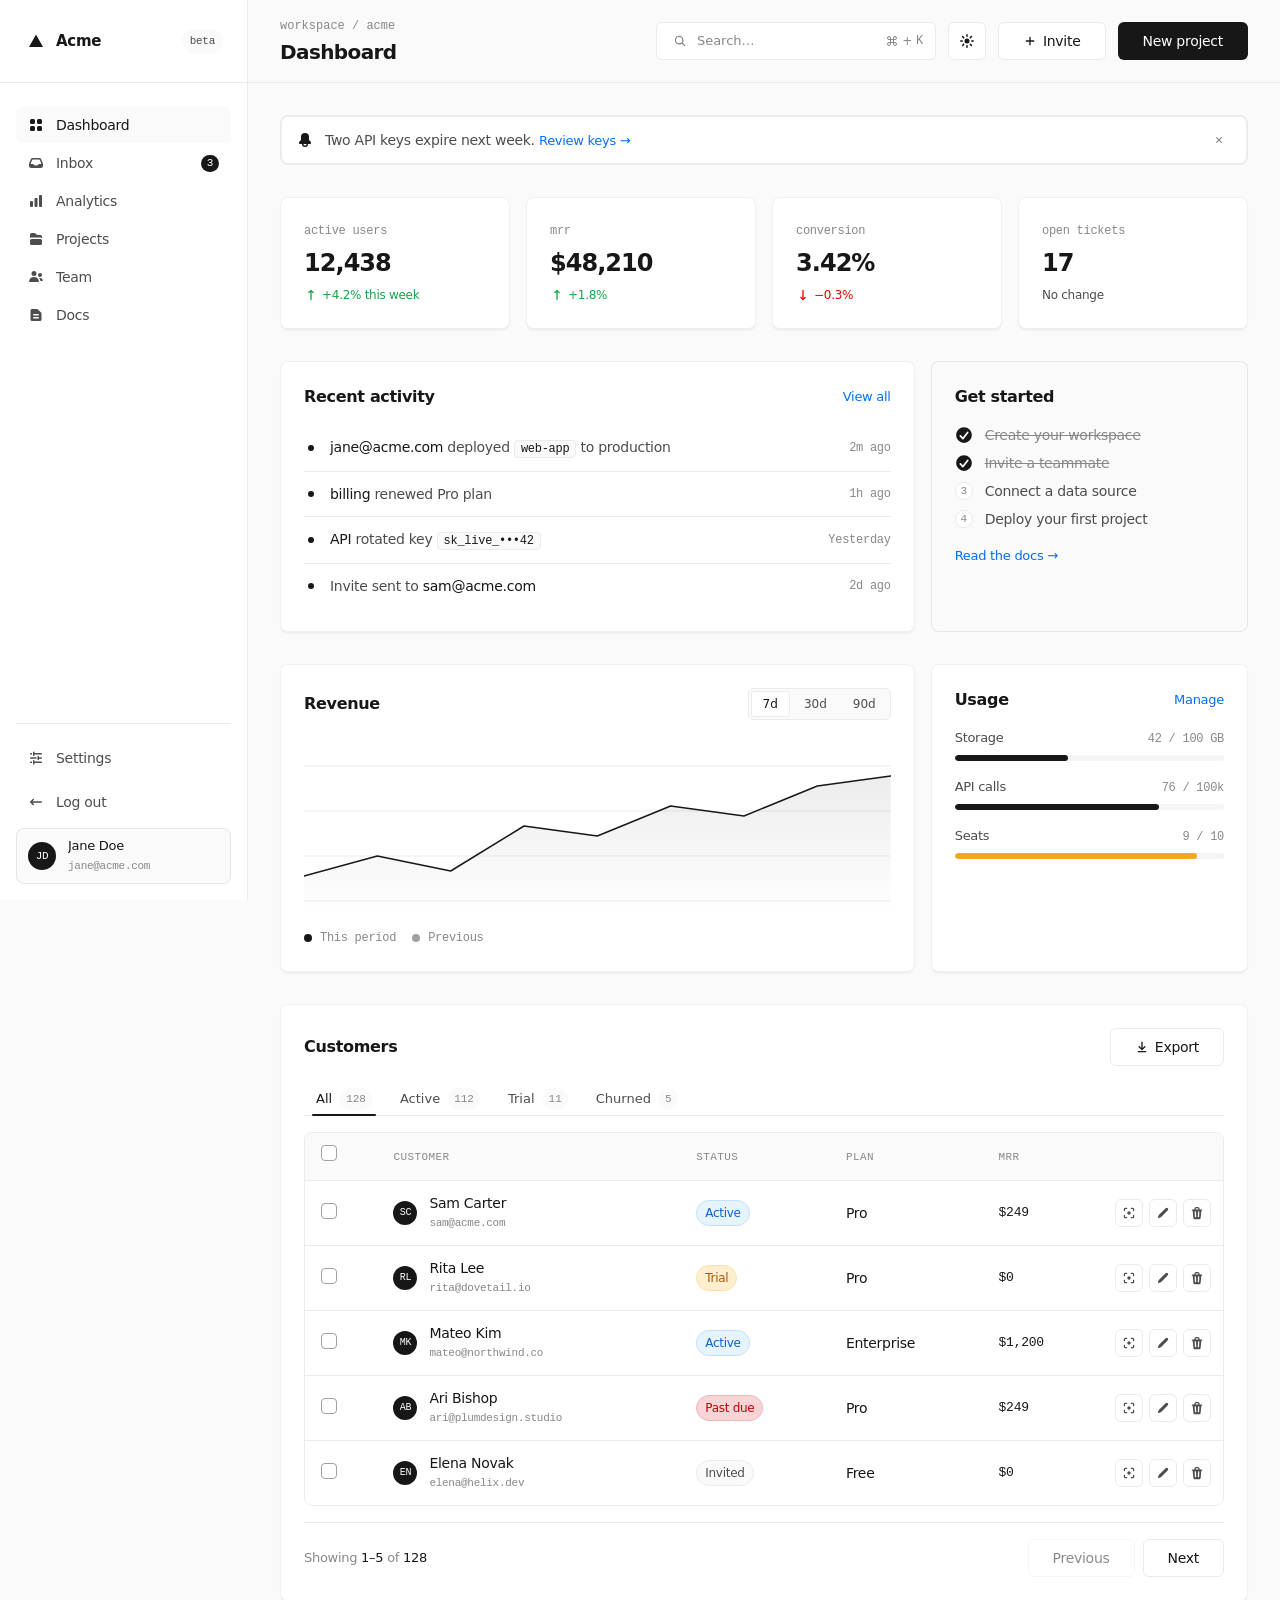
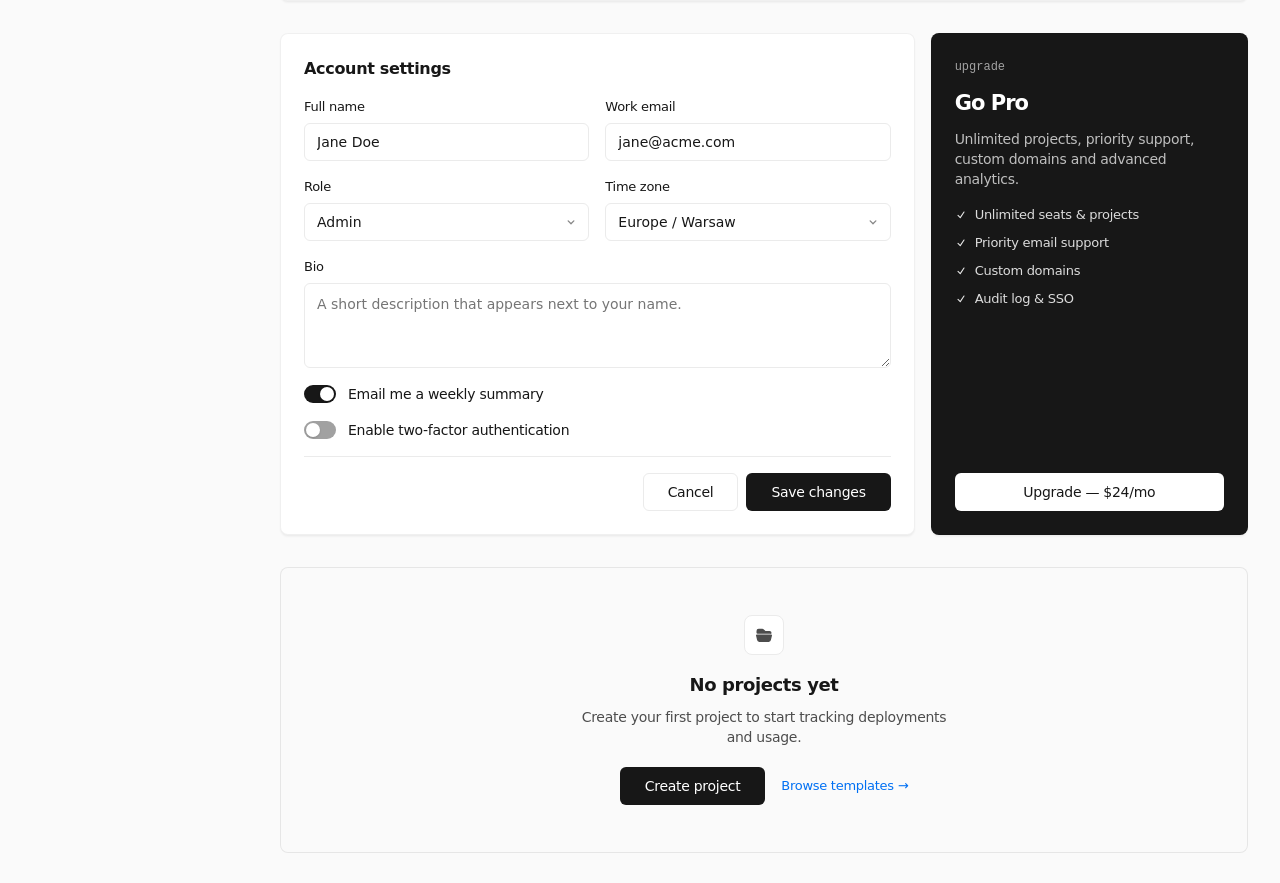
<file: dashboard.html>
<!doctype html>
<html lang="en">
  <head>
    <meta charset="utf-8" />
    <meta name="viewport" content="width=device-width, initial-scale=1" />
    <title>Dashboard — SaaS Template</title>
    <link rel="stylesheet" href="styles.css" />
    <script>
      (function () {
        try {
          var saved = localStorage.getItem("theme");
          var theme = saved || (window.matchMedia("(prefers-color-scheme: dark)").matches ? "dark" : "light");
          document.documentElement.setAttribute("data-theme", theme);
        } catch (_) {}
      })();
    </script>
  </head>
  <body>
    <a class="skip-link" href="#main">Skip to content</a>

    <div class="app">
      <!-- ─────────────── SIDEBAR ─────────────── -->
      <aside class="sidebar" id="sidebar" aria-label="Primary">
        <div class="sidebar__brand">
          <span class="brand-mark" aria-hidden="true">
            <!-- triangle logo -->
            <svg viewBox="0 0 16 16" fill="currentColor" aria-hidden="true">
              <path d="M8 1.5 15 14H1L8 1.5Z" />
            </svg>
          </span>
          <span class="brand-name">Acme</span>
          <span class="brand-badge">beta</span>
        </div>

        <nav class="sidebar__nav" aria-label="Main">
          <ul>
            <li>
              <a class="nav-row is-active" href="#" aria-current="page">
                <!-- heroicons:micro squares-2x2 -->
                <svg class="nav-row__icon" viewBox="0 0 16 16" fill="currentColor" aria-hidden="true">
                  <path d="M3.5 2A1.5 1.5 0 0 0 2 3.5v2A1.5 1.5 0 0 0 3.5 7h2A1.5 1.5 0 0 0 7 5.5v-2A1.5 1.5 0 0 0 5.5 2h-2ZM3.5 9A1.5 1.5 0 0 0 2 10.5v2A1.5 1.5 0 0 0 3.5 14h2A1.5 1.5 0 0 0 7 12.5v-2A1.5 1.5 0 0 0 5.5 9h-2ZM9 3.5A1.5 1.5 0 0 1 10.5 2h2A1.5 1.5 0 0 1 14 3.5v2A1.5 1.5 0 0 1 12.5 7h-2A1.5 1.5 0 0 1 9 5.5v-2ZM10.5 9A1.5 1.5 0 0 0 9 10.5v2a1.5 1.5 0 0 0 1.5 1.5h2a1.5 1.5 0 0 0 1.5-1.5v-2A1.5 1.5 0 0 0 12.5 9h-2Z" />
                </svg>
                <span>Dashboard</span>
              </a>
            </li>
            <li>
              <a class="nav-row" href="#">
                <!-- heroicons:micro inbox -->
                <svg class="nav-row__icon" viewBox="0 0 16 16" fill="currentColor" aria-hidden="true">
                  <path fill-rule="evenodd" d="M4.784 3A2.25 2.25 0 0 0 2.68 4.449L1.147 8.475A2.25 2.25 0 0 0 1 9.276v1.474A2.25 2.25 0 0 0 3.25 13h9.5A2.25 2.25 0 0 0 15 10.75V9.276c0-.274-.05-.545-.147-.801l-1.534-4.026A2.25 2.25 0 0 0 11.216 3H4.784Zm-.701 1.983a.75.75 0 0 1 .7-.483h6.433a.75.75 0 0 1 .701.483L13.447 9h-2.412a1 1 0 0 0-.832.445l-.406.61a1 1 0 0 1-.832.445h-1.93a1 1 0 0 1-.832-.445l-.406-.61A1 1 0 0 0 4.965 9H2.553l1.53-4.017Z" clip-rule="evenodd" />
                </svg>
                <span>Inbox</span>
                <span class="nav-row__badge">3</span>
              </a>
            </li>
            <li>
              <a class="nav-row" href="#">
                <!-- heroicons:micro chart-bar -->
                <svg class="nav-row__icon" viewBox="0 0 16 16" fill="currentColor" aria-hidden="true">
                  <path d="M12 2a1 1 0 0 0-1 1v10a1 1 0 0 0 1 1h1a1 1 0 0 0 1-1V3a1 1 0 0 0-1-1h-1ZM6.5 6a1 1 0 0 1 1-1h1a1 1 0 0 1 1 1v7a1 1 0 0 1-1 1h-1a1 1 0 0 1-1-1V6ZM2 9a1 1 0 0 1 1-1h1a1 1 0 0 1 1 1v4a1 1 0 0 1-1 1H3a1 1 0 0 1-1-1V9Z" />
                </svg>
                <span>Analytics</span>
              </a>
            </li>
            <li>
              <a class="nav-row" href="#">
                <!-- heroicons:micro folder -->
                <svg class="nav-row__icon" viewBox="0 0 16 16" fill="currentColor" aria-hidden="true">
                  <path d="M2 3.5A1.5 1.5 0 0 1 3.5 2h2.879a1.5 1.5 0 0 1 1.06.44l1.122 1.12A1.5 1.5 0 0 0 9.62 4H12.5A1.5 1.5 0 0 1 14 5.5v1.401a2.986 2.986 0 0 0-1.5-.401h-9c-.546 0-1.059.146-1.5.401V3.5ZM2 9.5v3A1.5 1.5 0 0 0 3.5 14h9a1.5 1.5 0 0 0 1.5-1.5v-3A1.5 1.5 0 0 0 12.5 8h-9A1.5 1.5 0 0 0 2 9.5Z" />
                </svg>
                <span>Projects</span>
              </a>
            </li>
            <li>
              <a class="nav-row" href="#">
                <!-- heroicons:micro users -->
                <svg class="nav-row__icon" viewBox="0 0 16 16" fill="currentColor" aria-hidden="true">
                  <path d="M8.5 4.5a2.5 2.5 0 1 1-5 0 2.5 2.5 0 0 1 5 0ZM10.9 12.006c.11.542-.348.994-.9.994H2c-.553 0-1.01-.452-.902-.994a5.002 5.002 0 0 1 9.803 0ZM14.002 12h-1.59a2.556 2.556 0 0 0-.04-.29 6.476 6.476 0 0 0-1.167-2.603 3.002 3.002 0 0 1 3.633 1.911c.18.522-.283.982-.836.982ZM12 8a2 2 0 1 0 0-4 2 2 0 0 0 0 4Z" />
                </svg>
                <span>Team</span>
              </a>
            </li>
            <li>
              <a class="nav-row" href="#">
                <!-- heroicons:micro document-text -->
                <svg class="nav-row__icon" viewBox="0 0 16 16" fill="currentColor" aria-hidden="true">
                  <path fill-rule="evenodd" d="M4 2a1.5 1.5 0 0 0-1.5 1.5v9A1.5 1.5 0 0 0 4 14h8a1.5 1.5 0 0 0 1.5-1.5V6.621a1.5 1.5 0 0 0-.44-1.06L9.94 2.439A1.5 1.5 0 0 0 8.878 2H4Zm1 5.75A.75.75 0 0 1 5.75 7h4.5a.75.75 0 0 1 0 1.5h-4.5A.75.75 0 0 1 5 7.75Zm0 3a.75.75 0 0 1 .75-.75h4.5a.75.75 0 0 1 0 1.5h-4.5a.75.75 0 0 1-.75-.75Z" clip-rule="evenodd" />
                </svg>
                <span>Docs</span>
              </a>
            </li>
          </ul>
        </nav>

        <!-- ─── footer of sidebar: settings + user + logout ─── -->
        <div class="sidebar__foot">
          <a class="nav-row" href="#">
            <!-- heroicons:micro adjustments-horizontal -->
            <svg class="nav-row__icon" viewBox="0 0 16 16" fill="currentColor" aria-hidden="true">
              <path d="M6.5 2.25a.75.75 0 0 0-1.5 0v3a.75.75 0 0 0 1.5 0V4.5h6.75a.75.75 0 0 0 0-1.5H6.5v-.75ZM11 6.5a.75.75 0 0 0-1.5 0v3a.75.75 0 0 0 1.5 0v-.75h2.25a.75.75 0 0 0 0-1.5H11V6.5ZM5.75 10a.75.75 0 0 1 .75.75v.75h6.75a.75.75 0 0 1 0 1.5H6.5v.75a.75.75 0 0 1-1.5 0v-3a.75.75 0 0 1 .75-.75ZM2.75 7.25H8.5v1.5H2.75a.75.75 0 0 1 0-1.5ZM4 3H2.75a.75.75 0 0 0 0 1.5H4V3ZM2.75 11.5H4V13H2.75a.75.75 0 0 1 0-1.5Z" />
            </svg>
            <span>Settings</span>
          </a>

          <a class="nav-row" href="#" id="signOut">
            <!-- heroicons:micro arrow-long-left -->
            <svg class="nav-row__icon" viewBox="0 0 16 16" fill="currentColor" aria-hidden="true">
              <path fill-rule="evenodd" d="M14 8a.75.75 0 0 1-.75.75H4.56l1.22 1.22a.75.75 0 1 1-1.06 1.06l-2.5-2.5a.75.75 0 0 1 0-1.06l2.5-2.5a.75.75 0 0 1 1.06 1.06L4.56 7.25h8.69A.75.75 0 0 1 14 8Z" clip-rule="evenodd" />
            </svg>
            <span>Log out</span>
          </a>

          <div class="user-card">
            <span class="avatar" aria-hidden="true">JD</span>
            <span class="user-card__meta">
              <span class="user-card__name">Jane Doe</span>
              <span class="user-card__email">jane@acme.com</span>
            </span>
          </div>
        </div>
      </aside>

      <!-- ─────────────── MAIN ─────────────── -->
      <main class="main" id="main">
        <!-- top bar -->
        <header class="topbar">
          <button class="menu-toggle" type="button" aria-label="Open menu" aria-controls="sidebar" aria-expanded="false">
            <!-- heroicons:micro bars-3 -->
            <svg viewBox="0 0 16 16" fill="currentColor" aria-hidden="true">
              <path fill-rule="evenodd" d="M2 3.75A.75.75 0 0 1 2.75 3h10.5a.75.75 0 0 1 0 1.5H2.75A.75.75 0 0 1 2 3.75ZM2 8a.75.75 0 0 1 .75-.75h10.5a.75.75 0 0 1 0 1.5H2.75A.75.75 0 0 1 2 8Zm0 4.25a.75.75 0 0 1 .75-.75h10.5a.75.75 0 0 1 0 1.5H2.75a.75.75 0 0 1-.75-.75Z" clip-rule="evenodd" />
            </svg>
          </button>
          <div class="topbar__title">
            <span class="eyebrow">Workspace / Acme</span>
            <h1>Dashboard</h1>
          </div>

          <div class="topbar__actions">
            <label class="search">
              <svg viewBox="0 0 16 16" fill="currentColor" aria-hidden="true">
                <path fill-rule="evenodd" d="M9.965 11.026a5 5 0 1 1 1.06-1.06l2.755 2.754a.75.75 0 1 1-1.06 1.06l-2.755-2.754ZM10.5 7a3.5 3.5 0 1 1-7 0 3.5 3.5 0 0 1 7 0Z" clip-rule="evenodd" />
              </svg>
              <input type="search" placeholder="Search…" aria-label="Search" />
              <span class="kbd-group" aria-hidden="true">
                <kbd>
                  <svg viewBox="0 0 16 16" fill="none" stroke="currentColor" stroke-width="1.33" stroke-linecap="round" stroke-linejoin="round" aria-hidden="true">
                    <path d="M12 2a2 2 0 0 0-2 2v8a2 2 0 0 0 2 2 2 2 0 0 0 2-2 2 2 0 0 0-2-2H4a2 2 0 0 0-2 2 2 2 0 0 0 2 2 2 2 0 0 0 2-2V4a2 2 0 0 0-2-2 2 2 0 0 0-2 2 2 2 0 0 0 2 2h8a2 2 0 0 0 2-2 2 2 0 0 0-2-2z" />
                  </svg>
                </kbd>
                <span class="kbd-sep">+</span>
                <kbd>K</kbd>
              </span>
            </label>
            <button class="theme-toggle" type="button" aria-label="Toggle theme">
              <!-- heroicons:micro sun -->
              <svg class="theme-toggle__icon theme-toggle__icon--sun" viewBox="0 0 16 16" fill="currentColor" aria-hidden="true">
                <path d="M8 1a.75.75 0 0 1 .75.75v1.5a.75.75 0 0 1-1.5 0v-1.5A.75.75 0 0 1 8 1ZM10.5 8a2.5 2.5 0 1 1-5 0 2.5 2.5 0 0 1 5 0ZM12.95 4.11a.75.75 0 1 0-1.06-1.06l-1.062 1.06a.75.75 0 0 0 1.061 1.062l1.06-1.061ZM15 8a.75.75 0 0 1-.75.75h-1.5a.75.75 0 0 1 0-1.5h1.5A.75.75 0 0 1 15 8ZM11.89 12.95a.75.75 0 0 0 1.06-1.06l-1.06-1.062a.75.75 0 0 0-1.062 1.061l1.061 1.06ZM8 12a.75.75 0 0 1 .75.75v1.5a.75.75 0 0 1-1.5 0v-1.5A.75.75 0 0 1 8 12ZM5.172 11.89a.75.75 0 0 0-1.061-1.062L3.05 11.89a.75.75 0 1 0 1.06 1.06l1.06-1.06ZM4 8a.75.75 0 0 1-.75.75h-1.5a.75.75 0 0 1 0-1.5h1.5A.75.75 0 0 1 4 8ZM4.11 5.172A.75.75 0 0 0 5.173 4.11L4.11 3.05a.75.75 0 1 0-1.06 1.06l1.06 1.06Z" />
              </svg>
              <!-- heroicons:micro moon -->
              <svg class="theme-toggle__icon theme-toggle__icon--moon" viewBox="0 0 16 16" fill="currentColor" aria-hidden="true">
                <path d="M14.438 10.148c.19-.425-.321-.787-.748-.601A5.5 5.5 0 0 1 6.453 2.31c.186-.427-.176-.938-.6-.748a6.501 6.501 0 1 0 8.585 8.586Z" />
              </svg>
            </button>
            <button class="btn btn--secondary" type="button">
              <!-- heroicons:micro plus -->
              <svg viewBox="0 0 16 16" fill="currentColor" aria-hidden="true">
                <path d="M8.75 3.75a.75.75 0 0 0-1.5 0v3.5h-3.5a.75.75 0 0 0 0 1.5h3.5v3.5a.75.75 0 0 0 1.5 0v-3.5h3.5a.75.75 0 0 0 0-1.5h-3.5v-3.5Z" />
              </svg>
              Invite
            </button>
            <button class="btn btn--primary" type="button">New project</button>
          </div>
        </header>

        <!-- content -->
        <section class="content">
          <!-- ─── alert banner ─── -->
          <div class="alert" role="status">
            <svg class="alert__icon" viewBox="0 0 16 16" fill="currentColor" aria-hidden="true">
              <path fill-rule="evenodd" d="M12 5a4 4 0 0 0-8 0v2.379a1.5 1.5 0 0 1-.44 1.06L2.294 9.707a1 1 0 0 0-.293.707V11a1 1 0 0 0 1 1h2a3 3 0 1 0 6 0h2a1 1 0 0 0 1-1v-.586a1 1 0 0 0-.293-.707L12.44 8.44A1.5 1.5 0 0 1 12 7.38V5Zm-5.5 7a1.5 1.5 0 0 0 3 0h-3Z" clip-rule="evenodd" />
            </svg>
            <span class="alert__msg">
              Two API keys expire next week.
              <a class="link" href="#">Review keys →</a>
            </span>
            <button class="alert__close" type="button" aria-label="Dismiss">
              <!-- heroicons:micro x-mark -->
              <svg viewBox="0 0 16 16" fill="currentColor" aria-hidden="true">
                <path d="M5.28 4.22a.75.75 0 0 0-1.06 1.06L6.94 8l-2.72 2.72a.75.75 0 1 0 1.06 1.06L8 9.06l2.72 2.72a.75.75 0 1 0 1.06-1.06L9.06 8l2.72-2.72a.75.75 0 0 0-1.06-1.06L8 6.94 5.28 4.22Z" />
              </svg>
            </button>
          </div>

          <!-- stat row -->
          <div class="stat-grid">
            <article class="stat-card">
              <span class="stat-card__label">Active users</span>
              <span class="stat-card__value">12,438</span>
              <span class="stat-card__delta is-up">
                <svg class="stat-card__delta-icon" viewBox="0 0 16 16" fill="currentColor" aria-hidden="true">
                  <path fill-rule="evenodd" d="M8 14a.75.75 0 0 0 .75-.75V4.56l1.22 1.22a.75.75 0 1 0 1.06-1.06l-2.5-2.5a.75.75 0 0 0-1.06 0l-2.5 2.5a.75.75 0 0 0 1.06 1.06l1.22-1.22v8.69c0 .414.336.75.75.75Z" clip-rule="evenodd" />
                </svg>
                +4.2% this week
              </span>
            </article>
            <article class="stat-card">
              <span class="stat-card__label">MRR</span>
              <span class="stat-card__value">$48,210</span>
              <span class="stat-card__delta is-up">
                <svg class="stat-card__delta-icon" viewBox="0 0 16 16" fill="currentColor" aria-hidden="true">
                  <path fill-rule="evenodd" d="M8 14a.75.75 0 0 0 .75-.75V4.56l1.22 1.22a.75.75 0 1 0 1.06-1.06l-2.5-2.5a.75.75 0 0 0-1.06 0l-2.5 2.5a.75.75 0 0 0 1.06 1.06l1.22-1.22v8.69c0 .414.336.75.75.75Z" clip-rule="evenodd" />
                </svg>
                +1.8%
              </span>
            </article>
            <article class="stat-card">
              <span class="stat-card__label">Conversion</span>
              <span class="stat-card__value">3.42%</span>
              <span class="stat-card__delta is-down">
                <svg class="stat-card__delta-icon" viewBox="0 0 16 16" fill="currentColor" aria-hidden="true">
                  <path fill-rule="evenodd" d="M8 2a.75.75 0 0 1 .75.75v8.69l1.22-1.22a.75.75 0 1 1 1.06 1.06l-2.5 2.5a.75.75 0 0 1-1.06 0l-2.5-2.5a.75.75 0 1 1 1.06-1.06l1.22 1.22V2.75A.75.75 0 0 1 8 2Z" clip-rule="evenodd" />
                </svg>
                −0.3%
              </span>
            </article>
            <article class="stat-card">
              <span class="stat-card__label">Open tickets</span>
              <span class="stat-card__value">17</span>
              <span class="stat-card__delta">No change</span>
            </article>
          </div>

          <!-- panel + side -->
          <div class="panel-grid">
            <section class="panel">
              <header class="panel__head">
                <h2>Recent activity</h2>
                <a class="link" href="#">View all</a>
              </header>
              <ul class="activity">
                <li>
                  <span class="dot" aria-hidden="true"></span>
                  <span class="activity__main">
                    <strong>jane@acme.com</strong> deployed
                    <code>web-app</code> to production
                  </span>
                  <span class="activity__time">2m ago</span>
                </li>
                <li>
                  <span class="dot" aria-hidden="true"></span>
                  <span class="activity__main">
                    <strong>billing</strong> renewed Pro plan
                  </span>
                  <span class="activity__time">1h ago</span>
                </li>
                <li>
                  <span class="dot" aria-hidden="true"></span>
                  <span class="activity__main">
                    <strong>API</strong> rotated key
                    <code>sk_live_•••42</code>
                  </span>
                  <span class="activity__time">Yesterday</span>
                </li>
                <li>
                  <span class="dot" aria-hidden="true"></span>
                  <span class="activity__main">
                    Invite sent to <strong>sam@acme.com</strong>
                  </span>
                  <span class="activity__time">2d ago</span>
                </li>
              </ul>
            </section>

            <aside class="panel panel--soft">
              <header class="panel__head">
                <h2>Get started</h2>
              </header>
              <ol class="checklist">
                <li class="is-done">Create your workspace</li>
                <li class="is-done">Invite a teammate</li>
                <li>Connect a data source</li>
                <li>Deploy your first project</li>
              </ol>
              <a class="link" href="#">Read the docs →</a>
            </aside>
          </div>

          <!-- ─── chart + usage ─── -->
          <div class="panel-grid panel-grid--2-1">
            <section class="panel">
              <header class="panel__head">
                <h2>Revenue</h2>
                <div class="segmented" role="tablist" aria-label="Range">
                  <button class="segmented__btn is-active" type="button">7d</button>
                  <button class="segmented__btn" type="button">30d</button>
                  <button class="segmented__btn" type="button">90d</button>
                </div>
              </header>
              <svg class="chart" viewBox="0 0 600 180" preserveAspectRatio="none" aria-hidden="true">
                <defs>
                  <linearGradient id="chartFill" x1="0" x2="0" y1="0" y2="1">
                    <stop offset="0" stop-color="#171717" stop-opacity="0.08" />
                    <stop offset="1" stop-color="#171717" stop-opacity="0" />
                  </linearGradient>
                </defs>
                <g stroke="#ebebeb" stroke-width="1">
                  <line x1="0" y1="30" x2="600" y2="30" />
                  <line x1="0" y1="75" x2="600" y2="75" />
                  <line x1="0" y1="120" x2="600" y2="120" />
                  <line x1="0" y1="165" x2="600" y2="165" />
                </g>
                <path d="M0,140 L75,120 L150,135 L225,90 L300,100 L375,70 L450,80 L525,50 L600,40 L600,180 L0,180 Z" fill="url(#chartFill)" />
                <polyline points="0,140 75,120 150,135 225,90 300,100 375,70 450,80 525,50 600,40" fill="none" stroke="#171717" stroke-width="1.5" stroke-linecap="round" stroke-linejoin="round" />
              </svg>
              <ul class="legend">
                <li><span class="legend__swatch" style="background:var(--ink)"></span>This period</li>
                <li><span class="legend__swatch" style="background:var(--hairline-strong)"></span>Previous</li>
              </ul>
            </section>

            <aside class="panel">
              <header class="panel__head">
                <h2>Usage</h2>
                <a class="link" href="#">Manage</a>
              </header>
              <ul class="usage">
                <li>
                  <div class="usage__meta">
                    <span>Storage</span>
                    <span class="usage__val">42 / 100 GB</span>
                  </div>
                  <div class="progress"><div class="progress__fill" style="width:42%"></div></div>
                </li>
                <li>
                  <div class="usage__meta">
                    <span>API calls</span>
                    <span class="usage__val">76 / 100k</span>
                  </div>
                  <div class="progress"><div class="progress__fill" style="width:76%"></div></div>
                </li>
                <li>
                  <div class="usage__meta">
                    <span>Seats</span>
                    <span class="usage__val">9 / 10</span>
                  </div>
                  <div class="progress"><div class="progress__fill is-warn" style="width:90%"></div></div>
                </li>
              </ul>
            </aside>
          </div>

          <!-- ─── tabs + data table + pagination ─── -->
          <section class="panel">
            <header class="panel__head">
              <h2>Customers</h2>
              <div class="row-actions">
                <button class="btn btn--secondary" type="button">
                  <svg viewBox="0 0 16 16" fill="currentColor" aria-hidden="true">
                    <path d="M8 1.75a.75.75 0 0 1 .75.75v6.69l1.97-1.97a.75.75 0 1 1 1.06 1.06l-3.25 3.25a.75.75 0 0 1-1.06 0L4.22 8.28a.75.75 0 0 1 1.06-1.06l1.97 1.97V2.5A.75.75 0 0 1 8 1.75Z" />
                    <path d="M3 13.25a.75.75 0 0 1 .75-.75h8.5a.75.75 0 0 1 0 1.5h-8.5a.75.75 0 0 1-.75-.75Z" />
                  </svg>
                  Export
                </button>
              </div>
            </header>

            <div class="tabs" role="tablist">
              <button class="tab is-active" type="button">All <span class="tab__count">128</span></button>
              <button class="tab" type="button">Active <span class="tab__count">112</span></button>
              <button class="tab" type="button">Trial <span class="tab__count">11</span></button>
              <button class="tab" type="button">Churned <span class="tab__count">5</span></button>
            </div>

            <div class="table-wrap">
              <table class="data-table">
                <thead>
                  <tr>
                    <th><label class="checkbox"><input type="checkbox" /><span></span></label></th>
                    <th>Customer</th>
                    <th>Status</th>
                    <th>Plan</th>
                    <th class="ta-right">MRR</th>
                    <th></th>
                  </tr>
                </thead>
                <tbody>
                  <tr>
                    <td><label class="checkbox"><input type="checkbox" /><span></span></label></td>
                    <td>
                      <div class="user-cell">
                        <span class="avatar avatar--sm">SC</span>
                        <span class="user-cell__meta">
                          <strong>Sam Carter</strong>
                          <span>sam@acme.com</span>
                        </span>
                      </div>
                    </td>
                    <td><span class="badge badge--success">Active</span></td>
                    <td>Pro</td>
                    <td class="ta-right ta-mono">$249</td>
                    <td class="ta-right">
                      <div class="table-actions">
                        <button class="icon-btn" type="button" aria-label="View"><svg xmlns="http://www.w3.org/2000/svg" viewBox="0 0 16 16" fill="currentColor" aria-hidden="true"><path d="M3.75 2A1.75 1.75 0 0 0 2 3.75v1.5a.75.75 0 0 0 1.5 0v-1.5a.25.25 0 0 1 .25-.25h1.5a.75.75 0 0 0 0-1.5h-1.5ZM10.75 2a.75.75 0 0 0 0 1.5h1.5a.25.25 0 0 1 .25.25v1.5a.75.75 0 0 0 1.5 0v-1.5A1.75 1.75 0 0 0 12.25 2h-1.5ZM3.5 10.75a.75.75 0 0 0-1.5 0v1.5c0 .966.784 1.75 1.75 1.75h1.5a.75.75 0 0 0 0-1.5h-1.5a.25.25 0 0 1-.25-.25v-1.5ZM14 10.75a.75.75 0 0 0-1.5 0v1.5a.25.25 0 0 1-.25.25h-1.5a.75.75 0 0 0 0 1.5h1.5A1.75 1.75 0 0 0 14 12.25v-1.5ZM8 10a2 2 0 1 0 0-4 2 2 0 0 0 0 4Z"/></svg></button>
                        <button class="icon-btn" type="button" aria-label="Edit"><svg xmlns="http://www.w3.org/2000/svg" viewBox="0 0 16 16" fill="currentColor" aria-hidden="true"><path fill-rule="evenodd" d="M11.013 2.513a1.75 1.75 0 0 1 2.475 2.474L6.226 12.25a2.751 2.751 0 0 1-.892.596l-2.047.848a.75.75 0 0 1-.98-.98l.848-2.047a2.75 2.75 0 0 1 .596-.892l7.262-7.261Z" clip-rule="evenodd"/></svg></button>
                        <button class="icon-btn" type="button" aria-label="Delete"><svg xmlns="http://www.w3.org/2000/svg" viewBox="0 0 16 16" fill="currentColor" aria-hidden="true"><path fill-rule="evenodd" d="M5 3.25V4H2.75a.75.75 0 0 0 0 1.5h.3l.815 8.15A1.5 1.5 0 0 0 5.357 15h5.285a1.5 1.5 0 0 0 1.493-1.35l.815-8.15h.3a.75.75 0 0 0 0-1.5H11v-.75A2.25 2.25 0 0 0 8.75 1h-1.5A2.25 2.25 0 0 0 5 3.25Zm2.25-.75a.75.75 0 0 0-.75.75V4h3v-.75a.75.75 0 0 0-.75-.75h-1.5ZM6.05 6a.75.75 0 0 1 .787.713l.275 5.5a.75.75 0 0 1-1.498.075l-.275-5.5A.75.75 0 0 1 6.05 6Zm3.9 0a.75.75 0 0 1 .712.787l-.275 5.5a.75.75 0 0 1-1.498-.075l.275-5.5a.75.75 0 0 1 .786-.711Z" clip-rule="evenodd"/></svg></button>
                      </div>
                    </td>
                  </tr>
                  <tr>
                    <td><label class="checkbox"><input type="checkbox" /><span></span></label></td>
                    <td>
                      <div class="user-cell">
                        <span class="avatar avatar--sm">RL</span>
                        <span class="user-cell__meta">
                          <strong>Rita Lee</strong>
                          <span>rita@dovetail.io</span>
                        </span>
                      </div>
                    </td>
                    <td><span class="badge badge--warning">Trial</span></td>
                    <td>Pro</td>
                    <td class="ta-right ta-mono">$0</td>
                    <td class="ta-right">
                      <div class="table-actions">
                        <button class="icon-btn" type="button" aria-label="View"><svg xmlns="http://www.w3.org/2000/svg" viewBox="0 0 16 16" fill="currentColor" aria-hidden="true"><path d="M3.75 2A1.75 1.75 0 0 0 2 3.75v1.5a.75.75 0 0 0 1.5 0v-1.5a.25.25 0 0 1 .25-.25h1.5a.75.75 0 0 0 0-1.5h-1.5ZM10.75 2a.75.75 0 0 0 0 1.5h1.5a.25.25 0 0 1 .25.25v1.5a.75.75 0 0 0 1.5 0v-1.5A1.75 1.75 0 0 0 12.25 2h-1.5ZM3.5 10.75a.75.75 0 0 0-1.5 0v1.5c0 .966.784 1.75 1.75 1.75h1.5a.75.75 0 0 0 0-1.5h-1.5a.25.25 0 0 1-.25-.25v-1.5ZM14 10.75a.75.75 0 0 0-1.5 0v1.5a.25.25 0 0 1-.25.25h-1.5a.75.75 0 0 0 0 1.5h1.5A1.75 1.75 0 0 0 14 12.25v-1.5ZM8 10a2 2 0 1 0 0-4 2 2 0 0 0 0 4Z"/></svg></button>
                        <button class="icon-btn" type="button" aria-label="Edit"><svg xmlns="http://www.w3.org/2000/svg" viewBox="0 0 16 16" fill="currentColor" aria-hidden="true"><path fill-rule="evenodd" d="M11.013 2.513a1.75 1.75 0 0 1 2.475 2.474L6.226 12.25a2.751 2.751 0 0 1-.892.596l-2.047.848a.75.75 0 0 1-.98-.98l.848-2.047a2.75 2.75 0 0 1 .596-.892l7.262-7.261Z" clip-rule="evenodd"/></svg></button>
                        <button class="icon-btn" type="button" aria-label="Delete"><svg xmlns="http://www.w3.org/2000/svg" viewBox="0 0 16 16" fill="currentColor" aria-hidden="true"><path fill-rule="evenodd" d="M5 3.25V4H2.75a.75.75 0 0 0 0 1.5h.3l.815 8.15A1.5 1.5 0 0 0 5.357 15h5.285a1.5 1.5 0 0 0 1.493-1.35l.815-8.15h.3a.75.75 0 0 0 0-1.5H11v-.75A2.25 2.25 0 0 0 8.75 1h-1.5A2.25 2.25 0 0 0 5 3.25Zm2.25-.75a.75.75 0 0 0-.75.75V4h3v-.75a.75.75 0 0 0-.75-.75h-1.5ZM6.05 6a.75.75 0 0 1 .787.713l.275 5.5a.75.75 0 0 1-1.498.075l-.275-5.5A.75.75 0 0 1 6.05 6Zm3.9 0a.75.75 0 0 1 .712.787l-.275 5.5a.75.75 0 0 1-1.498-.075l.275-5.5a.75.75 0 0 1 .786-.711Z" clip-rule="evenodd"/></svg></button>
                      </div>
                    </td>
                  </tr>
                  <tr>
                    <td><label class="checkbox"><input type="checkbox" /><span></span></label></td>
                    <td>
                      <div class="user-cell">
                        <span class="avatar avatar--sm">MK</span>
                        <span class="user-cell__meta">
                          <strong>Mateo Kim</strong>
                          <span>mateo@northwind.co</span>
                        </span>
                      </div>
                    </td>
                    <td><span class="badge badge--success">Active</span></td>
                    <td>Enterprise</td>
                    <td class="ta-right ta-mono">$1,200</td>
                    <td class="ta-right">
                      <div class="table-actions">
                        <button class="icon-btn" type="button" aria-label="View"><svg xmlns="http://www.w3.org/2000/svg" viewBox="0 0 16 16" fill="currentColor" aria-hidden="true"><path d="M3.75 2A1.75 1.75 0 0 0 2 3.75v1.5a.75.75 0 0 0 1.5 0v-1.5a.25.25 0 0 1 .25-.25h1.5a.75.75 0 0 0 0-1.5h-1.5ZM10.75 2a.75.75 0 0 0 0 1.5h1.5a.25.25 0 0 1 .25.25v1.5a.75.75 0 0 0 1.5 0v-1.5A1.75 1.75 0 0 0 12.25 2h-1.5ZM3.5 10.75a.75.75 0 0 0-1.5 0v1.5c0 .966.784 1.75 1.75 1.75h1.5a.75.75 0 0 0 0-1.5h-1.5a.25.25 0 0 1-.25-.25v-1.5ZM14 10.75a.75.75 0 0 0-1.5 0v1.5a.25.25 0 0 1-.25.25h-1.5a.75.75 0 0 0 0 1.5h1.5A1.75 1.75 0 0 0 14 12.25v-1.5ZM8 10a2 2 0 1 0 0-4 2 2 0 0 0 0 4Z"/></svg></button>
                        <button class="icon-btn" type="button" aria-label="Edit"><svg xmlns="http://www.w3.org/2000/svg" viewBox="0 0 16 16" fill="currentColor" aria-hidden="true"><path fill-rule="evenodd" d="M11.013 2.513a1.75 1.75 0 0 1 2.475 2.474L6.226 12.25a2.751 2.751 0 0 1-.892.596l-2.047.848a.75.75 0 0 1-.98-.98l.848-2.047a2.75 2.75 0 0 1 .596-.892l7.262-7.261Z" clip-rule="evenodd"/></svg></button>
                        <button class="icon-btn" type="button" aria-label="Delete"><svg xmlns="http://www.w3.org/2000/svg" viewBox="0 0 16 16" fill="currentColor" aria-hidden="true"><path fill-rule="evenodd" d="M5 3.25V4H2.75a.75.75 0 0 0 0 1.5h.3l.815 8.15A1.5 1.5 0 0 0 5.357 15h5.285a1.5 1.5 0 0 0 1.493-1.35l.815-8.15h.3a.75.75 0 0 0 0-1.5H11v-.75A2.25 2.25 0 0 0 8.75 1h-1.5A2.25 2.25 0 0 0 5 3.25Zm2.25-.75a.75.75 0 0 0-.75.75V4h3v-.75a.75.75 0 0 0-.75-.75h-1.5ZM6.05 6a.75.75 0 0 1 .787.713l.275 5.5a.75.75 0 0 1-1.498.075l-.275-5.5A.75.75 0 0 1 6.05 6Zm3.9 0a.75.75 0 0 1 .712.787l-.275 5.5a.75.75 0 0 1-1.498-.075l.275-5.5a.75.75 0 0 1 .786-.711Z" clip-rule="evenodd"/></svg></button>
                      </div>
                    </td>
                  </tr>
                  <tr>
                    <td><label class="checkbox"><input type="checkbox" /><span></span></label></td>
                    <td>
                      <div class="user-cell">
                        <span class="avatar avatar--sm">AB</span>
                        <span class="user-cell__meta">
                          <strong>Ari Bishop</strong>
                          <span>ari@plumdesign.studio</span>
                        </span>
                      </div>
                    </td>
                    <td><span class="badge badge--error">Past due</span></td>
                    <td>Pro</td>
                    <td class="ta-right ta-mono">$249</td>
                    <td class="ta-right">
                      <div class="table-actions">
                        <button class="icon-btn" type="button" aria-label="View"><svg xmlns="http://www.w3.org/2000/svg" viewBox="0 0 16 16" fill="currentColor" aria-hidden="true"><path d="M3.75 2A1.75 1.75 0 0 0 2 3.75v1.5a.75.75 0 0 0 1.5 0v-1.5a.25.25 0 0 1 .25-.25h1.5a.75.75 0 0 0 0-1.5h-1.5ZM10.75 2a.75.75 0 0 0 0 1.5h1.5a.25.25 0 0 1 .25.25v1.5a.75.75 0 0 0 1.5 0v-1.5A1.75 1.75 0 0 0 12.25 2h-1.5ZM3.5 10.75a.75.75 0 0 0-1.5 0v1.5c0 .966.784 1.75 1.75 1.75h1.5a.75.75 0 0 0 0-1.5h-1.5a.25.25 0 0 1-.25-.25v-1.5ZM14 10.75a.75.75 0 0 0-1.5 0v1.5a.25.25 0 0 1-.25.25h-1.5a.75.75 0 0 0 0 1.5h1.5A1.75 1.75 0 0 0 14 12.25v-1.5ZM8 10a2 2 0 1 0 0-4 2 2 0 0 0 0 4Z"/></svg></button>
                        <button class="icon-btn" type="button" aria-label="Edit"><svg xmlns="http://www.w3.org/2000/svg" viewBox="0 0 16 16" fill="currentColor" aria-hidden="true"><path fill-rule="evenodd" d="M11.013 2.513a1.75 1.75 0 0 1 2.475 2.474L6.226 12.25a2.751 2.751 0 0 1-.892.596l-2.047.848a.75.75 0 0 1-.98-.98l.848-2.047a2.75 2.75 0 0 1 .596-.892l7.262-7.261Z" clip-rule="evenodd"/></svg></button>
                        <button class="icon-btn" type="button" aria-label="Delete"><svg xmlns="http://www.w3.org/2000/svg" viewBox="0 0 16 16" fill="currentColor" aria-hidden="true"><path fill-rule="evenodd" d="M5 3.25V4H2.75a.75.75 0 0 0 0 1.5h.3l.815 8.15A1.5 1.5 0 0 0 5.357 15h5.285a1.5 1.5 0 0 0 1.493-1.35l.815-8.15h.3a.75.75 0 0 0 0-1.5H11v-.75A2.25 2.25 0 0 0 8.75 1h-1.5A2.25 2.25 0 0 0 5 3.25Zm2.25-.75a.75.75 0 0 0-.75.75V4h3v-.75a.75.75 0 0 0-.75-.75h-1.5ZM6.05 6a.75.75 0 0 1 .787.713l.275 5.5a.75.75 0 0 1-1.498.075l-.275-5.5A.75.75 0 0 1 6.05 6Zm3.9 0a.75.75 0 0 1 .712.787l-.275 5.5a.75.75 0 0 1-1.498-.075l.275-5.5a.75.75 0 0 1 .786-.711Z" clip-rule="evenodd"/></svg></button>
                      </div>
                    </td>
                  </tr>
                  <tr>
                    <td><label class="checkbox"><input type="checkbox" /><span></span></label></td>
                    <td>
                      <div class="user-cell">
                        <span class="avatar avatar--sm">EN</span>
                        <span class="user-cell__meta">
                          <strong>Elena Novak</strong>
                          <span>elena@helix.dev</span>
                        </span>
                      </div>
                    </td>
                    <td><span class="badge">Invited</span></td>
                    <td>Free</td>
                    <td class="ta-right ta-mono">$0</td>
                    <td class="ta-right">
                      <div class="table-actions">
                        <button class="icon-btn" type="button" aria-label="View"><svg xmlns="http://www.w3.org/2000/svg" viewBox="0 0 16 16" fill="currentColor" aria-hidden="true"><path d="M3.75 2A1.75 1.75 0 0 0 2 3.75v1.5a.75.75 0 0 0 1.5 0v-1.5a.25.25 0 0 1 .25-.25h1.5a.75.75 0 0 0 0-1.5h-1.5ZM10.75 2a.75.75 0 0 0 0 1.5h1.5a.25.25 0 0 1 .25.25v1.5a.75.75 0 0 0 1.5 0v-1.5A1.75 1.75 0 0 0 12.25 2h-1.5ZM3.5 10.75a.75.75 0 0 0-1.5 0v1.5c0 .966.784 1.75 1.75 1.75h1.5a.75.75 0 0 0 0-1.5h-1.5a.25.25 0 0 1-.25-.25v-1.5ZM14 10.75a.75.75 0 0 0-1.5 0v1.5a.25.25 0 0 1-.25.25h-1.5a.75.75 0 0 0 0 1.5h1.5A1.75 1.75 0 0 0 14 12.25v-1.5ZM8 10a2 2 0 1 0 0-4 2 2 0 0 0 0 4Z"/></svg></button>
                        <button class="icon-btn" type="button" aria-label="Edit"><svg xmlns="http://www.w3.org/2000/svg" viewBox="0 0 16 16" fill="currentColor" aria-hidden="true"><path fill-rule="evenodd" d="M11.013 2.513a1.75 1.75 0 0 1 2.475 2.474L6.226 12.25a2.751 2.751 0 0 1-.892.596l-2.047.848a.75.75 0 0 1-.98-.98l.848-2.047a2.75 2.75 0 0 1 .596-.892l7.262-7.261Z" clip-rule="evenodd"/></svg></button>
                        <button class="icon-btn" type="button" aria-label="Delete"><svg xmlns="http://www.w3.org/2000/svg" viewBox="0 0 16 16" fill="currentColor" aria-hidden="true"><path fill-rule="evenodd" d="M5 3.25V4H2.75a.75.75 0 0 0 0 1.5h.3l.815 8.15A1.5 1.5 0 0 0 5.357 15h5.285a1.5 1.5 0 0 0 1.493-1.35l.815-8.15h.3a.75.75 0 0 0 0-1.5H11v-.75A2.25 2.25 0 0 0 8.75 1h-1.5A2.25 2.25 0 0 0 5 3.25Zm2.25-.75a.75.75 0 0 0-.75.75V4h3v-.75a.75.75 0 0 0-.75-.75h-1.5ZM6.05 6a.75.75 0 0 1 .787.713l.275 5.5a.75.75 0 0 1-1.498.075l-.275-5.5A.75.75 0 0 1 6.05 6Zm3.9 0a.75.75 0 0 1 .712.787l-.275 5.5a.75.75 0 0 1-1.498-.075l.275-5.5a.75.75 0 0 1 .786-.711Z" clip-rule="evenodd"/></svg></button>
                      </div>
                    </td>
                  </tr>
                </tbody>
              </table>
            </div>

            <footer class="pagination">
              <span class="pagination__meta">Showing <strong>1–5</strong> of <strong>128</strong></span>
              <div class="pagination__controls">
                <button class="btn btn--secondary" type="button" disabled>Previous</button>
                <button class="btn btn--secondary" type="button">Next</button>
              </div>
            </footer>
          </section>

          <!-- ─── settings form + upgrade ─── -->
          <div class="panel-grid panel-grid--2-1">
            <section class="panel">
              <header class="panel__head">
                <h2>Account settings</h2>
              </header>
              <form class="form" onsubmit="event.preventDefault();">
                <div class="form-grid">
                  <div class="form-field">
                    <label for="f-name">Full name</label>
                    <input id="f-name" class="input" type="text" value="Jane Doe" />
                  </div>
                  <div class="form-field">
                    <label for="f-email">Work email</label>
                    <input id="f-email" class="input" type="email" value="jane@acme.com" />
                  </div>
                  <div class="form-field">
                    <label for="f-role">Role</label>
                    <select id="f-role" class="select">
                      <option>Owner</option>
                      <option selected>Admin</option>
                      <option>Member</option>
                      <option>Billing only</option>
                    </select>
                  </div>
                  <div class="form-field">
                    <label for="f-tz">Time zone</label>
                    <select id="f-tz" class="select">
                      <option>UTC</option>
                      <option selected>Europe / Warsaw</option>
                      <option>America / New York</option>
                      <option>Asia / Tokyo</option>
                    </select>
                  </div>
                </div>
                <div class="form-field">
                  <label for="f-bio">Bio</label>
                  <textarea id="f-bio" class="textarea" rows="3" placeholder="A short description that appears next to your name."></textarea>
                </div>
                <label class="toggle">
                  <input type="checkbox" checked />
                  <span class="toggle__track"></span>
                  <span class="toggle__label">Email me a weekly summary</span>
                </label>
                <label class="toggle">
                  <input type="checkbox" />
                  <span class="toggle__track"></span>
                  <span class="toggle__label">Enable two-factor authentication</span>
                </label>
                <div class="form-actions">
                  <button class="btn btn--secondary" type="button">Cancel</button>
                  <button class="btn btn--primary" type="submit">Save changes</button>
                </div>
              </form>
            </section>

            <aside class="panel panel--dark">
              <span class="eyebrow eyebrow--on-dark">Upgrade</span>
              <h2 class="on-dark">Go Pro</h2>
              <p class="on-dark-body">
                Unlimited projects, priority support, custom domains and
                advanced analytics.
              </p>
              <ul class="feature-list">
                <li>Unlimited seats &amp; projects</li>
                <li>Priority email support</li>
                <li>Custom domains</li>
                <li>Audit log &amp; SSO</li>
              </ul>
              <button class="btn btn--on-dark" type="button">Upgrade — $24/mo</button>
            </aside>
          </div>

          <!-- ─── empty state ─── -->
          <section class="panel panel--soft empty-state">
            <span class="empty-state__icon" aria-hidden="true">
              <!-- heroicons:micro folder-open -->
              <svg viewBox="0 0 16 16" fill="currentColor">
                <path d="M2 6.5V4.75A1.75 1.75 0 0 1 3.75 3h2.879c.464 0 .909.184 1.237.513l1.12 1.121a.25.25 0 0 0 .177.074H12.5A1.5 1.5 0 0 1 14 6.207V6.5a.5.5 0 0 1-.146.354l-.354.354A.5.5 0 0 1 13.146 7H2.854a.5.5 0 0 1-.354-.146L2.146 6.5A.5.5 0 0 1 2 6.5Z" />
                <path d="m1.61 8.387.86 3.7A1.75 1.75 0 0 0 4.174 13.5h7.652a1.75 1.75 0 0 0 1.704-1.413l.86-3.7A.75.75 0 0 0 13.66 7.5H2.339a.75.75 0 0 0-.73.887Z" />
              </svg>
            </span>
            <h2>No projects yet</h2>
            <p>Create your first project to start tracking deployments and usage.</p>
            <div class="empty-state__actions">
              <button class="btn btn--primary" type="button">Create project</button>
              <a class="link" href="#">Browse templates →</a>
            </div>
          </section>
        </section>
      </main>
    </div>

    <div class="backdrop" hidden></div>

    <script src="script.js"></script>
  </body>
</html>
</file>
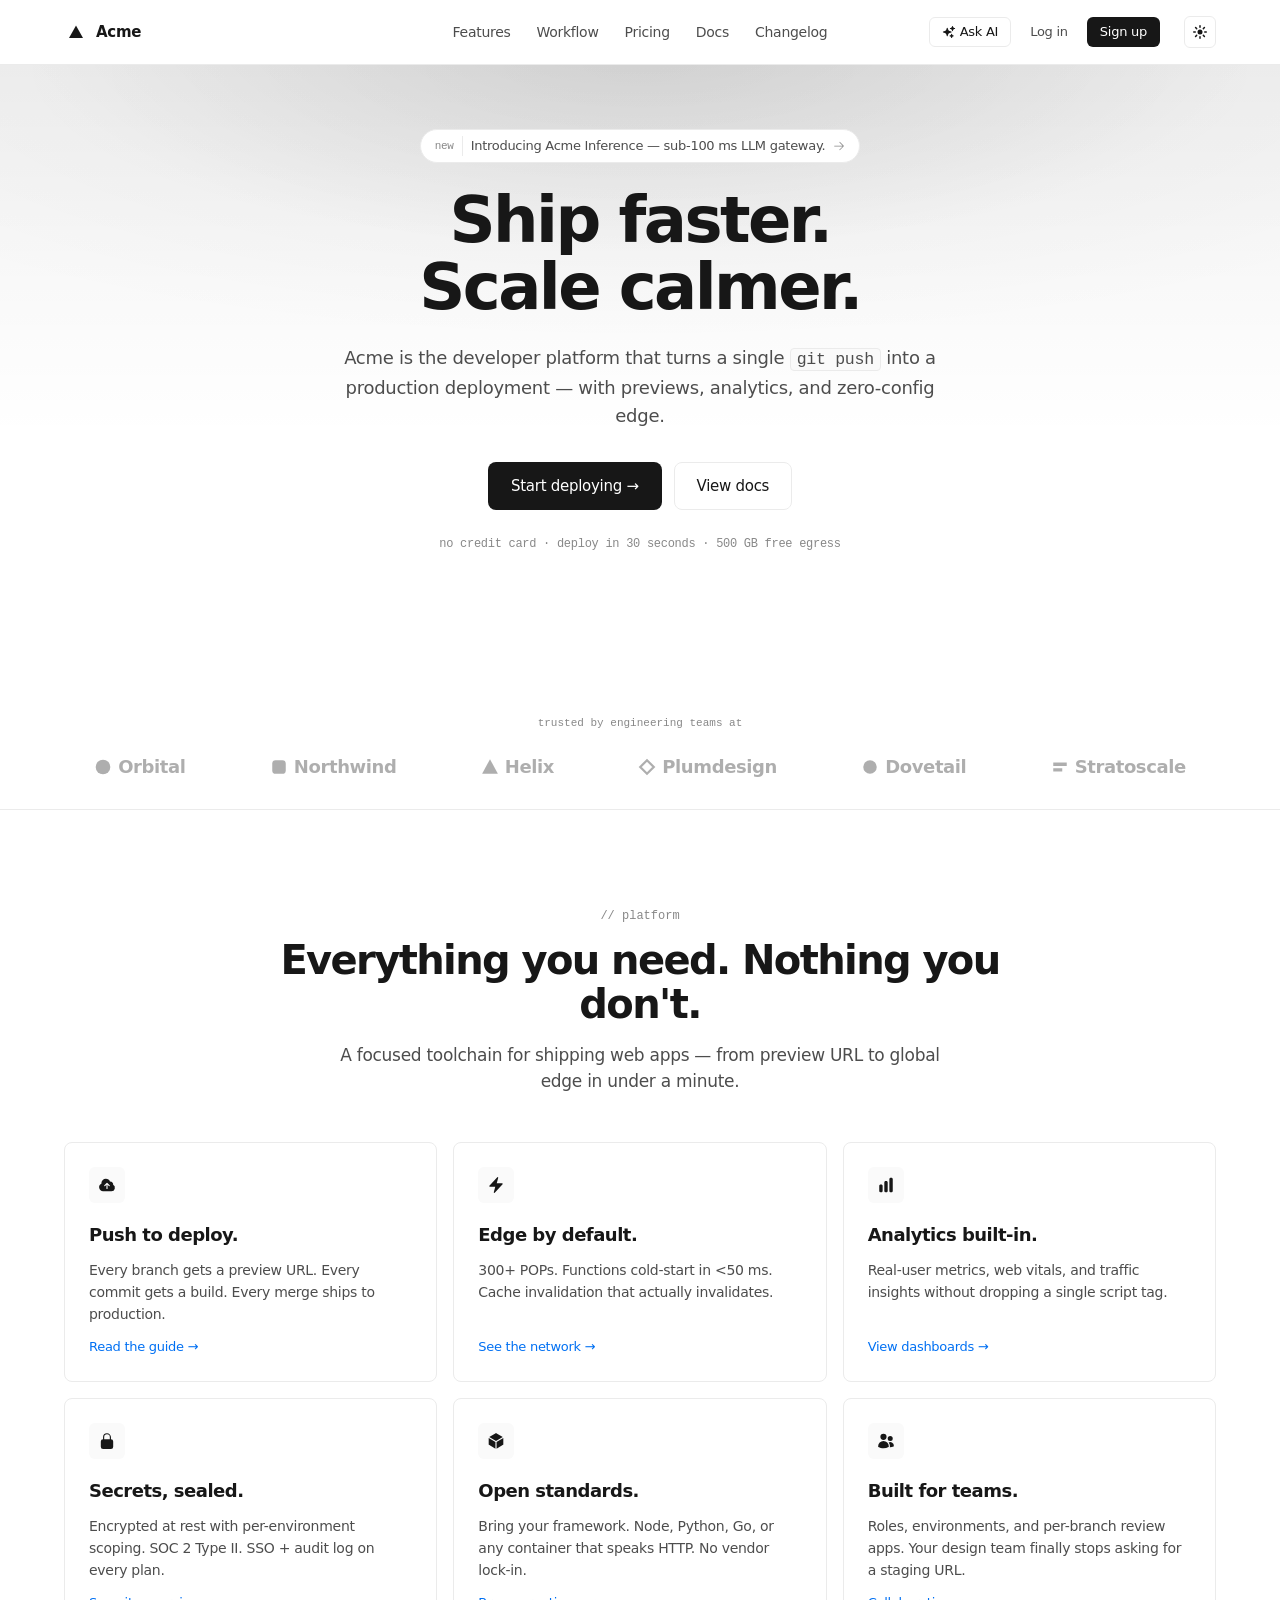
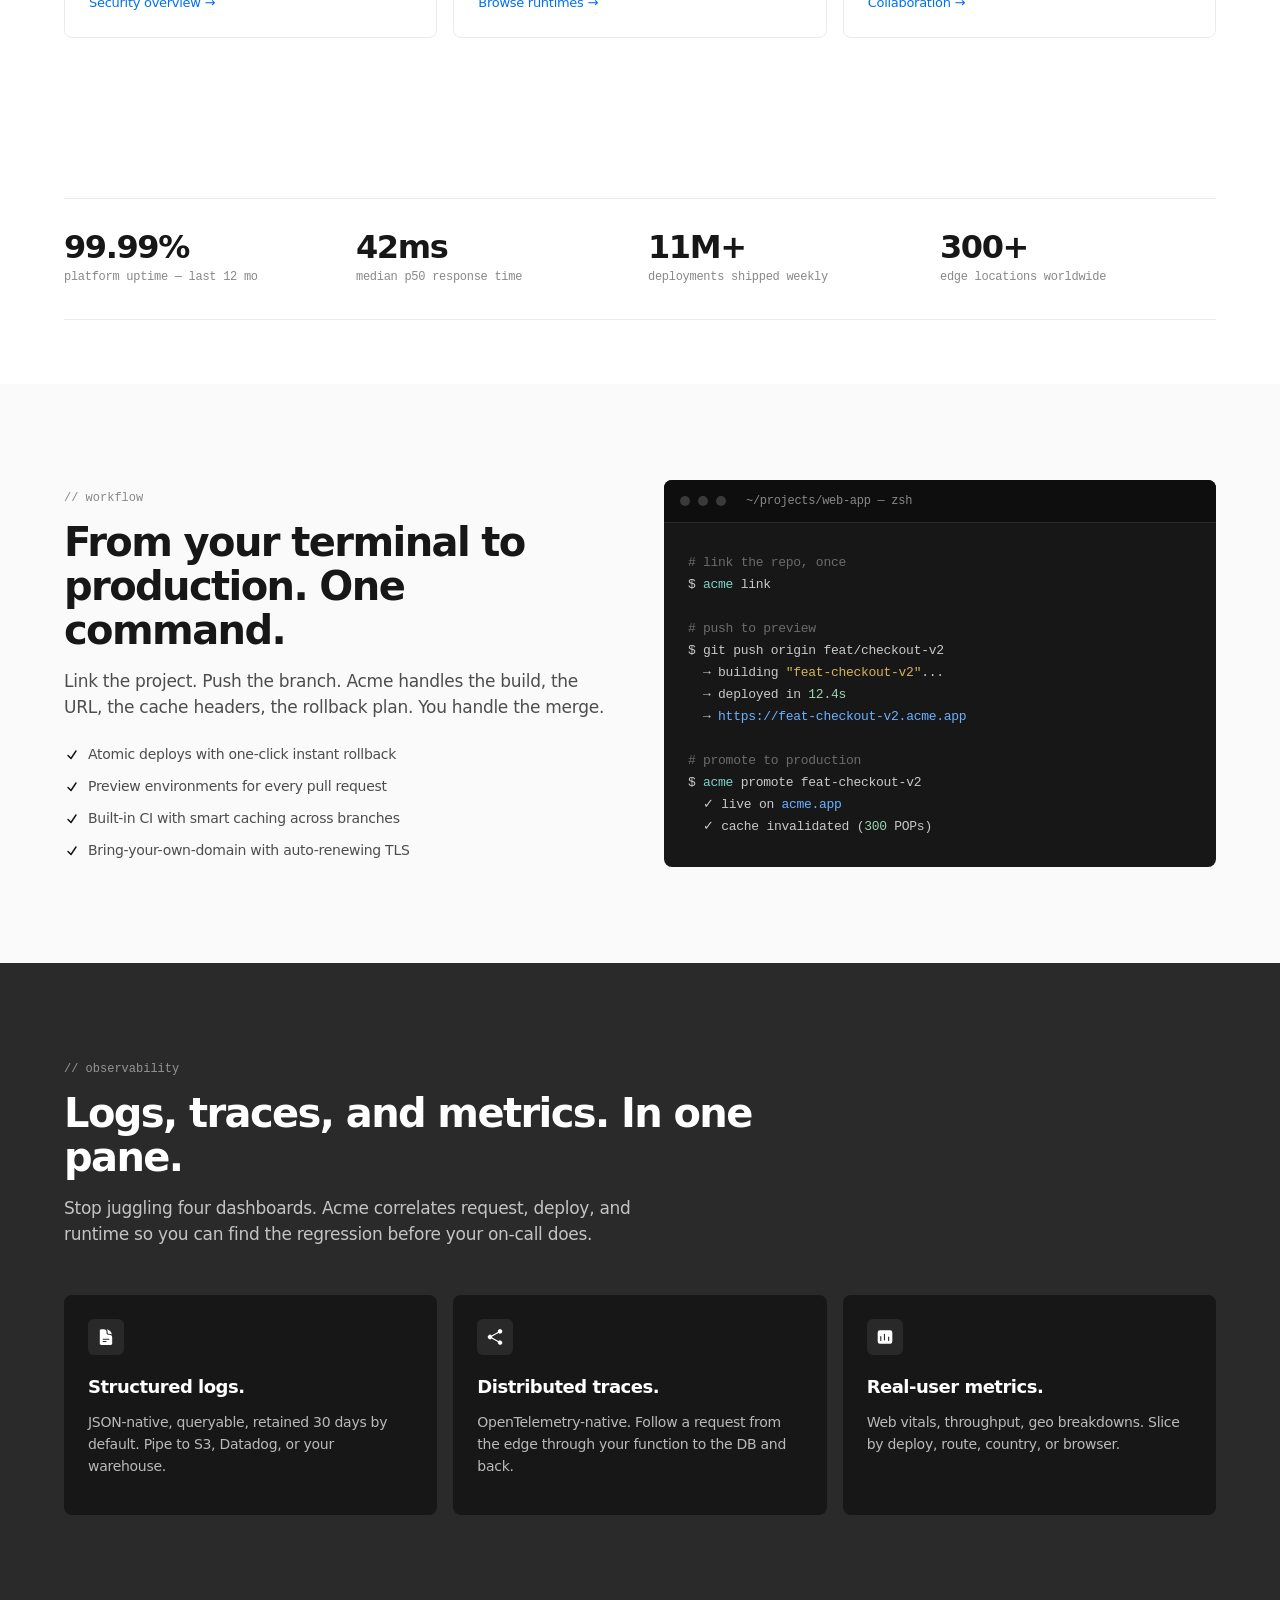
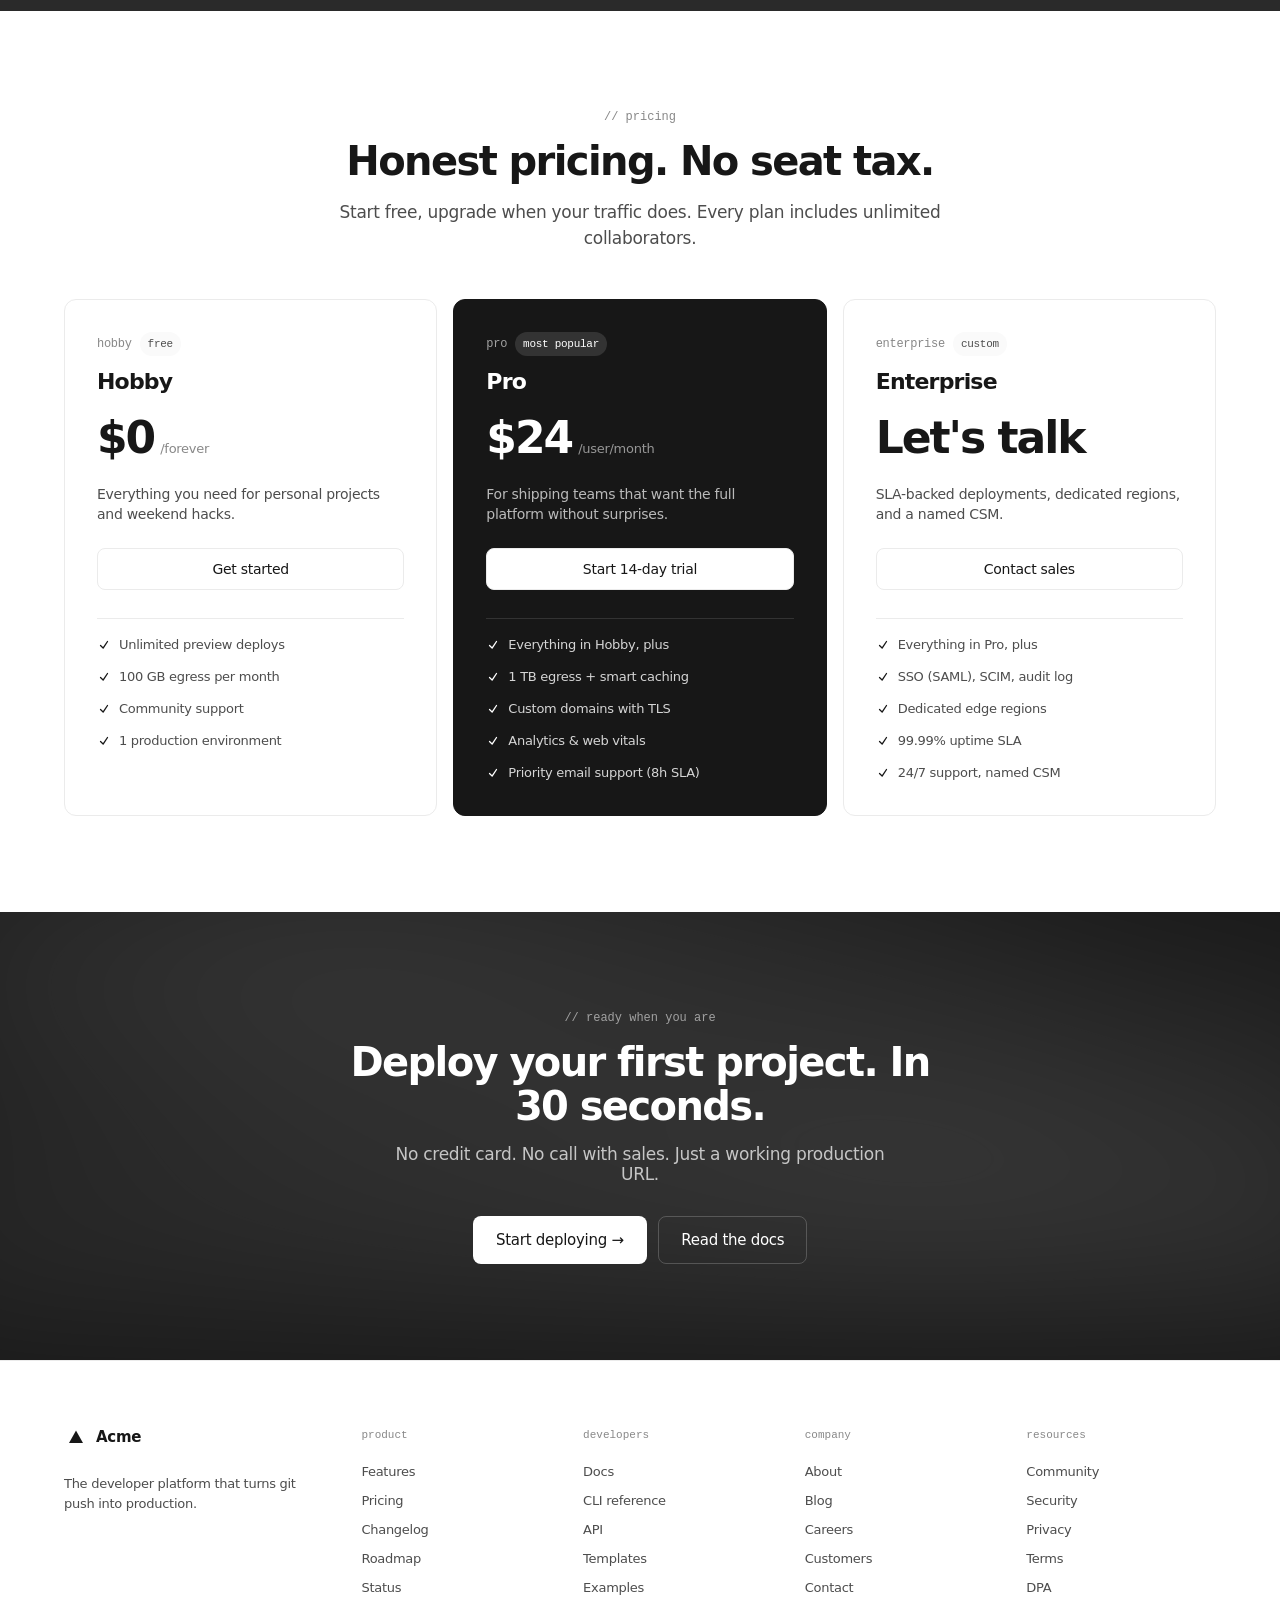
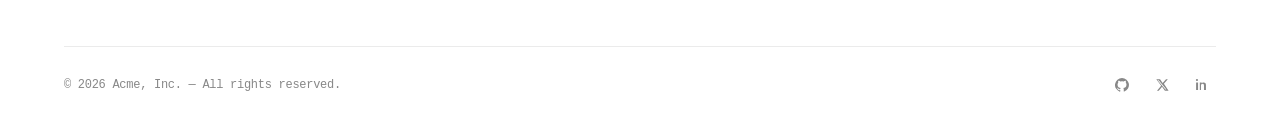
<file: landing.html>
<!doctype html>
<html lang="en">
  <head>
    <meta charset="utf-8" />
    <meta name="viewport" content="width=device-width, initial-scale=1" />
    <title>Acme — Ship faster. Scale calmer.</title>
    <link rel="stylesheet" href="styles.css" />
    <script>
      (function () {
        try {
          var saved = localStorage.getItem("theme");
          var theme = saved || (window.matchMedia("(prefers-color-scheme: dark)").matches ? "dark" : "light");
          document.documentElement.setAttribute("data-theme", theme);
        } catch (_) {}
      })();
    </script>
  </head>
  <body class="lp">
    <!-- ─────────────── NAV ─────────────── -->
    <nav class="lp-nav" aria-label="Primary">
      <div class="lp__wrap lp-nav__inner">
        <a class="lp-nav__brand" href="landing.html" aria-label="Acme home">
          <span class="brand-mark" aria-hidden="true">
            <svg viewBox="0 0 16 16" fill="currentColor" aria-hidden="true">
              <path d="M8 1.5 15 14H1L8 1.5Z" />
            </svg>
          </span>
          <span class="brand-name">Acme</span>
        </a>

        <div class="lp-nav__links" role="menubar">
          <a class="lp-nav__link" href="#features">Features</a>
          <a class="lp-nav__link" href="#workflow">Workflow</a>
          <a class="lp-nav__link" href="#pricing">Pricing</a>
          <a class="lp-nav__link" href="#">Docs</a>
          <a class="lp-nav__link" href="#">Changelog</a>
        </div>

        <div class="lp-nav__cta">
          <a class="lp-nav__pill lp-nav__pill--ghost" href="#">
            <svg viewBox="0 0 24 24" width="14" height="14" fill="currentColor" aria-hidden="true" style="margin-right:4px">
              <path fill-rule="evenodd" clip-rule="evenodd" d="M9 4.5a.75.75 0 0 1 .721.544l.813 2.846a3.75 3.75 0 0 0 2.576 2.576l2.846.813a.75.75 0 0 1 0 1.442l-2.846.813a3.75 3.75 0 0 0-2.576 2.576l-.813 2.846a.75.75 0 0 1-1.442 0l-.813-2.846a3.75 3.75 0 0 0-2.576-2.576l-2.846-.813a.75.75 0 0 1 0-1.442l2.846-.813A3.75 3.75 0 0 0 7.466 7.89l.813-2.846A.75.75 0 0 1 9 4.5Z" />
              <path fill-rule="evenodd" clip-rule="evenodd" d="M18 1.5a.75.75 0 0 1 .728.568l.258 1.036c.236.94.97 1.674 1.91 1.91l1.036.258a.75.75 0 0 1 0 1.456l-1.036.258a2.625 2.625 0 0 0-1.91 1.91l-.258 1.036a.75.75 0 0 1-1.456 0l-.258-1.036a2.625 2.625 0 0 0-1.91-1.91l-1.036-.258a.75.75 0 0 1 0-1.456l1.036-.258a2.625 2.625 0 0 0 1.91-1.91l.258-1.036A.75.75 0 0 1 18 1.5Z" />
              <path fill-rule="evenodd" clip-rule="evenodd" d="M16.5 15a.75.75 0 0 1 .712.513l.394 1.183c.15.447.5.799.948.948l1.183.394a.75.75 0 0 1 0 1.423l-1.183.394a1.5 1.5 0 0 0-.948.948l-.394 1.183a.75.75 0 0 1-1.423 0l-.394-1.183a1.5 1.5 0 0 0-.948-.948l-1.183-.394a.75.75 0 0 1 0-1.423l1.183-.394a1.5 1.5 0 0 0 .948-.948l.394-1.183A.75.75 0 0 1 16.5 15Z" />
            </svg>
            Ask AI
          </a>
          <a class="lp-nav__pill lp-nav__pill--login" href="login.html">Log in</a>
          <a class="lp-nav__pill lp-nav__pill--signup" href="#">Sign up</a>
        </div>

        <button class="theme-toggle theme-toggle--nav" type="button" aria-label="Toggle theme">
          <svg class="theme-toggle__icon theme-toggle__icon--sun" viewBox="0 0 16 16" fill="currentColor" aria-hidden="true">
            <path d="M8 1a.75.75 0 0 1 .75.75v1.5a.75.75 0 0 1-1.5 0v-1.5A.75.75 0 0 1 8 1ZM10.5 8a2.5 2.5 0 1 1-5 0 2.5 2.5 0 0 1 5 0ZM12.95 4.11a.75.75 0 1 0-1.06-1.06l-1.062 1.06a.75.75 0 0 0 1.061 1.062l1.06-1.061ZM15 8a.75.75 0 0 1-.75.75h-1.5a.75.75 0 0 1 0-1.5h1.5A.75.75 0 0 1 15 8ZM11.89 12.95a.75.75 0 0 0 1.06-1.06l-1.06-1.062a.75.75 0 0 0-1.062 1.061l1.061 1.06ZM8 12a.75.75 0 0 1 .75.75v1.5a.75.75 0 0 1-1.5 0v-1.5A.75.75 0 0 1 8 12ZM5.172 11.89a.75.75 0 0 0-1.061-1.062L3.05 11.89a.75.75 0 1 0 1.06 1.06l1.06-1.06ZM4 8a.75.75 0 0 1-.75.75h-1.5a.75.75 0 0 1 0-1.5h1.5A.75.75 0 0 1 4 8ZM4.11 5.172A.75.75 0 0 0 5.173 4.11L4.11 3.05a.75.75 0 1 0-1.06 1.06l1.06 1.06Z" />
          </svg>
          <svg class="theme-toggle__icon theme-toggle__icon--moon" viewBox="0 0 16 16" fill="currentColor" aria-hidden="true">
            <path d="M14.438 10.148c.19-.425-.321-.787-.748-.601A5.5 5.5 0 0 1 6.453 2.31c.186-.427-.176-.938-.6-.748a6.501 6.501 0 1 0 8.585 8.586Z" />
          </svg>
        </button>

        <button class="lp-nav__menu" type="button" aria-label="Open menu">
          <svg viewBox="0 0 24 24" fill="currentColor" aria-hidden="true">
            <path fill-rule="evenodd" clip-rule="evenodd" d="M3 6.75A.75.75 0 0 1 3.75 6h16.5a.75.75 0 0 1 0 1.5H3.75A.75.75 0 0 1 3 6.75ZM3 12a.75.75 0 0 1 .75-.75h16.5a.75.75 0 0 1 0 1.5H3.75A.75.75 0 0 1 3 12Zm0 5.25a.75.75 0 0 1 .75-.75h16.5a.75.75 0 0 1 0 1.5H3.75a.75.75 0 0 1-.75-.75Z" />
          </svg>
        </button>
      </div>
    </nav>

    <!-- ─────────────── HERO ─────────────── -->
    <header class="lp-hero">
      <div class="mesh" aria-hidden="true"></div>
      <div class="lp__wrap">
        <a class="lp-banner" href="#">
          <span class="lp-banner__tag">new</span>
          Introducing Acme Inference — sub-100&nbsp;ms LLM gateway.
          <svg class="lp-banner__arrow" viewBox="0 0 24 24" fill="currentColor" aria-hidden="true">
            <path fill-rule="evenodd" clip-rule="evenodd" d="M12.97 3.97a.75.75 0 0 1 1.06 0l7.5 7.5a.75.75 0 0 1 0 1.06l-7.5 7.5a.75.75 0 1 1-1.06-1.06l6.22-6.22H3a.75.75 0 0 1 0-1.5h16.19l-6.22-6.22a.75.75 0 0 1 0-1.06Z" />
          </svg>
        </a>

        <h1 class="lp-hero__title">Ship faster.<br />Scale calmer.</h1>
        <p class="lp-hero__sub">
          Acme is the developer platform that turns a single
          <code style="font-family:var(--font-mono);font-size:0.92em;background:var(--canvas-soft);border:1px solid var(--hairline);padding:1px 6px;border-radius:4px">git&nbsp;push</code>
          into a production deployment — with previews, analytics, and zero-config edge.
        </p>

        <div class="lp-cta-row">
          <a class="btn btn--primary btn--pill" href="#">Start deploying →</a>
          <a class="btn btn--secondary btn--pill" href="#">View docs</a>
        </div>

        <p class="lp-hero__meta">no credit card · deploy in 30 seconds · 500&nbsp;GB free egress</p>
      </div>
    </header>

    <!-- ─────────────── LOGO STRIP ─────────────── -->
    <section class="lp-logos">
      <div class="lp__wrap">
        <p class="lp-logos__label">trusted by engineering teams at</p>
        <div class="lp-logos__row">
          <span class="lp-logo">
            <svg viewBox="0 0 16 16" fill="currentColor"><circle cx="8" cy="8" r="6.5" /></svg>
            Orbital
          </span>
          <span class="lp-logo">
            <svg viewBox="0 0 16 16" fill="currentColor"><rect x="2" y="2" width="12" height="12" rx="3" /></svg>
            Northwind
          </span>
          <span class="lp-logo">
            <svg viewBox="0 0 16 16" fill="currentColor"><path d="M8 1 15 14H1L8 1Z" /></svg>
            Helix
          </span>
          <span class="lp-logo">
            <svg viewBox="0 0 16 16" fill="none" stroke="currentColor" stroke-width="2"><path d="M2 8L8 2L14 8L8 14Z" /></svg>
            Plumdesign
          </span>
          <span class="lp-logo">
            <svg viewBox="0 0 16 16" fill="currentColor"><path d="M2 8a6 6 0 0 1 12 0H2Zm0 0a6 6 0 0 0 12 0" /></svg>
            Dovetail
          </span>
          <span class="lp-logo">
            <svg viewBox="0 0 16 16" fill="currentColor"><path d="M2 4h12v3H2zM2 9h8v3H2z" /></svg>
            Stratoscale
          </span>
        </div>
      </div>
    </section>

    <!-- ─────────────── FEATURES ─────────────── -->
    <section class="lp-section" id="features">
      <div class="lp__wrap">
        <div class="lp-section__head lp-section__head--center">
          <p class="lp-eyebrow">// platform</p>
          <h2 class="lp-h2">Everything you need. Nothing you don't.</h2>
          <p class="lp-lead">
            A focused toolchain for shipping web apps — from preview URL to global edge in under a minute.
          </p>
        </div>

        <div class="feature-grid">
          <article class="feature-card">
            <span class="feature-card__icon" aria-hidden="true">
              <svg viewBox="0 0 24 24" fill="currentColor"><path fill-rule="evenodd" clip-rule="evenodd" d="M10.5 3.75a6 6 0 0 0-5.98 6.496A5.25 5.25 0 0 0 6.75 20.25H18a4.5 4.5 0 0 0 2.206-8.423 3.75 3.75 0 0 0-4.133-4.303A6.001 6.001 0 0 0 10.5 3.75Zm2.03 5.47a.75.75 0 0 0-1.06 0l-3 3a.75.75 0 1 0 1.06 1.06l1.72-1.72v4.94a.75.75 0 0 0 1.5 0v-4.94l1.72 1.72a.75.75 0 1 0 1.06-1.06l-3-3Z" /></svg>
            </span>
            <h3 class="feature-card__title">Push to deploy.</h3>
            <p class="feature-card__body">
              Every branch gets a preview URL. Every commit gets a build. Every merge ships to production.
            </p>
            <a class="feature-card__link" href="#">Read the guide →</a>
          </article>

          <article class="feature-card">
            <span class="feature-card__icon" aria-hidden="true">
              <svg viewBox="0 0 24 24" fill="currentColor"><path fill-rule="evenodd" clip-rule="evenodd" d="M14.615 1.595a.75.75 0 0 1 .359.852L12.982 9.75h7.268a.75.75 0 0 1 .548 1.262l-10.5 11.25a.75.75 0 0 1-1.272-.71l1.992-7.302H3.75a.75.75 0 0 1-.548-1.262l10.5-11.25a.75.75 0 0 1 .913-.143Z" /></svg>
            </span>
            <h3 class="feature-card__title">Edge by default.</h3>
            <p class="feature-card__body">
              300+ POPs. Functions cold-start in &lt;50 ms. Cache invalidation that actually invalidates.
            </p>
            <a class="feature-card__link" href="#">See the network →</a>
          </article>

          <article class="feature-card">
            <span class="feature-card__icon" aria-hidden="true">
              <svg viewBox="0 0 24 24" fill="currentColor"><path d="M18.375 2.25c-1.035 0-1.875.84-1.875 1.875v15.75c0 1.035.84 1.875 1.875 1.875h.75c1.035 0 1.875-.84 1.875-1.875V4.125c0-1.036-.84-1.875-1.875-1.875h-.75ZM9.75 8.625c0-1.036.84-1.875 1.875-1.875h.75c1.036 0 1.875.84 1.875 1.875v11.25c0 1.035-.84 1.875-1.875 1.875h-.75A1.875 1.875 0 0 1 9.75 19.875V8.625ZM3 13.125c0-1.036.84-1.875 1.875-1.875h.75c1.036 0 1.875.84 1.875 1.875v6.75c0 1.035-.84 1.875-1.875 1.875h-.75A1.875 1.875 0 0 1 3 19.875v-6.75Z" /></svg>
            </span>
            <h3 class="feature-card__title">Analytics built-in.</h3>
            <p class="feature-card__body">
              Real-user metrics, web vitals, and traffic insights without dropping a single script tag.
            </p>
            <a class="feature-card__link" href="#">View dashboards →</a>
          </article>

          <article class="feature-card">
            <span class="feature-card__icon" aria-hidden="true">
              <svg viewBox="0 0 24 24" fill="currentColor"><path fill-rule="evenodd" clip-rule="evenodd" d="M12 1.5a5.25 5.25 0 0 0-5.25 5.25v3a3 3 0 0 0-3 3v6.75a3 3 0 0 0 3 3h10.5a3 3 0 0 0 3-3v-6.75a3 3 0 0 0-3-3v-3c0-2.9-2.35-5.25-5.25-5.25Zm3.75 8.25v-3a3.75 3.75 0 1 0-7.5 0v3h7.5Z" /></svg>
            </span>
            <h3 class="feature-card__title">Secrets, sealed.</h3>
            <p class="feature-card__body">
              Encrypted at rest with per-environment scoping. SOC 2 Type II. SSO + audit log on every plan.
            </p>
            <a class="feature-card__link" href="#">Security overview →</a>
          </article>

          <article class="feature-card">
            <span class="feature-card__icon" aria-hidden="true">
              <svg viewBox="0 0 24 24" fill="currentColor"><path fill-rule="evenodd" clip-rule="evenodd" d="M12.378 1.602a.75.75 0 0 0-.756 0L3 6.632l9 5.25 9-5.25-8.622-5.03ZM21.75 7.93l-9 5.25v9l8.628-5.032a.75.75 0 0 0 .372-.648V7.93ZM11.25 22.18v-9l-9-5.25v8.57a.75.75 0 0 0 .372.648l8.628 5.033Z" /></svg>
            </span>
            <h3 class="feature-card__title">Open standards.</h3>
            <p class="feature-card__body">
              Bring your framework. Node, Python, Go, or any container that speaks HTTP. No vendor lock-in.
            </p>
            <a class="feature-card__link" href="#">Browse runtimes →</a>
          </article>

          <article class="feature-card">
            <span class="feature-card__icon" aria-hidden="true">
              <svg viewBox="0 0 24 24" fill="currentColor"><path d="M4.5 6.375a4.125 4.125 0 1 1 8.25 0 4.125 4.125 0 0 1-8.25 0ZM14.25 8.625a3.375 3.375 0 1 1 6.75 0 3.375 3.375 0 0 1-6.75 0ZM1.5 19.125a7.125 7.125 0 0 1 14.25 0v.003l-.001.119a.75.75 0 0 1-.363.63 13.067 13.067 0 0 1-6.761 1.873c-2.472 0-4.786-.684-6.76-1.873a.75.75 0 0 1-.364-.63l-.001-.122ZM17.25 19.128l-.001.144a2.25 2.25 0 0 1-.233.96 10.088 10.088 0 0 0 5.06-1.01.75.75 0 0 0 .42-.643 4.875 4.875 0 0 0-6.957-4.611 8.586 8.586 0 0 1 1.71 5.157v.003Z" /></svg>
            </span>
            <h3 class="feature-card__title">Built for teams.</h3>
            <p class="feature-card__body">
              Roles, environments, and per-branch review apps. Your design team finally stops asking for a staging URL.
            </p>
            <a class="feature-card__link" href="#">Collaboration →</a>
          </article>
        </div>
      </div>
    </section>

    <!-- ─────────────── STATS STRIP ─────────────── -->
    <section class="lp-section--tight">
      <div class="lp__wrap">
        <div class="lp-stats">
          <div class="lp-stat">
            <span class="lp-stat__value">99.99%</span>
            <span class="lp-stat__label">platform uptime — last 12 mo</span>
          </div>
          <div class="lp-stat">
            <span class="lp-stat__value">42ms</span>
            <span class="lp-stat__label">median p50 response time</span>
          </div>
          <div class="lp-stat">
            <span class="lp-stat__value">11M+</span>
            <span class="lp-stat__label">deployments shipped weekly</span>
          </div>
          <div class="lp-stat">
            <span class="lp-stat__value">300+</span>
            <span class="lp-stat__label">edge locations worldwide</span>
          </div>
        </div>
      </div>
    </section>

    <!-- ─────────────── WORKFLOW (split with code mockup) ─────────────── -->
    <section class="lp-section lp-section--soft" id="workflow">
      <div class="lp__wrap">
        <div class="lp-split">
          <div class="lp-split__copy">
            <p class="lp-eyebrow">// workflow</p>
            <h2 class="lp-h2">From your terminal to production. One command.</h2>
            <p class="lp-lead">
              Link the project. Push the branch. Acme handles the build, the URL, the cache headers, the rollback plan.
              You handle the merge.
            </p>
            <ul>
              <li>Atomic deploys with one-click instant rollback</li>
              <li>Preview environments for every pull request</li>
              <li>Built-in CI with smart caching across branches</li>
              <li>Bring-your-own-domain with auto-renewing TLS</li>
            </ul>
          </div>

          <div class="lp-code" aria-hidden="true">
            <div class="lp-code__head">
              <span class="lp-code__dot"></span>
              <span class="lp-code__dot"></span>
              <span class="lp-code__dot"></span>
              <span class="lp-code__file">~/projects/web-app — zsh</span>
            </div>
            <pre class="lp-code__body"><span class="tok-com"># link the repo, once</span>
$ <span class="tok-fn">acme</span> link

<span class="tok-com"># push to preview</span>
$ git push origin feat/checkout-v2
  → building <span class="tok-str">"feat-checkout-v2"</span>...
  → deployed in <span class="tok-num">12.4s</span>
  → <span class="tok-key">https://feat-checkout-v2.acme.app</span>

<span class="tok-com"># promote to production</span>
$ <span class="tok-fn">acme</span> promote feat-checkout-v2
  ✓ live on <span class="tok-key">acme.app</span>
  ✓ cache invalidated (<span class="tok-num">300</span> POPs)
</pre>
          </div>
        </div>
      </div>
    </section>

    <!-- ─────────────── DARK BAND ─────────────── -->
    <section class="lp-section lp-section--dark">
      <div class="lp__wrap">
        <div class="lp-section__head" style="max-width:720px">
          <p class="lp-eyebrow">// observability</p>
          <h2 class="lp-h2">Logs, traces, and metrics. In one pane.</h2>
          <p class="lp-lead">
            Stop juggling four dashboards. Acme correlates request, deploy, and runtime
            so you can find the regression before your on-call does.
          </p>
        </div>

        <div class="feature-grid">
          <article class="feature-card">
            <span class="feature-card__icon" aria-hidden="true">
              <svg viewBox="0 0 24 24" fill="currentColor"><path fill-rule="evenodd" clip-rule="evenodd" d="M5.625 1.5c-1.036 0-1.875.84-1.875 1.875v17.25c0 1.035.84 1.875 1.875 1.875h12.75c1.035 0 1.875-.84 1.875-1.875V12.75A3.75 3.75 0 0 0 16.5 9h-1.875a1.875 1.875 0 0 1-1.875-1.875V5.25A3.75 3.75 0 0 0 9 1.5H5.625ZM7.5 15a.75.75 0 0 1 .75-.75h7.5a.75.75 0 0 1 0 1.5h-7.5A.75.75 0 0 1 7.5 15Zm.75 2.25a.75.75 0 0 0 0 1.5H12a.75.75 0 0 0 0-1.5H8.25Z" /><path d="M12.971 1.816A5.23 5.23 0 0 1 14.25 5.25v1.875c0 .207.168.375.375.375H16.5a5.23 5.23 0 0 1 3.434 1.279 9.768 9.768 0 0 0-6.963-6.963Z" /></svg>
            </span>
            <h3 class="feature-card__title">Structured logs.</h3>
            <p class="feature-card__body">
              JSON-native, queryable, retained 30 days by default. Pipe to S3, Datadog, or your warehouse.
            </p>
          </article>
          <article class="feature-card">
            <span class="feature-card__icon" aria-hidden="true">
              <svg viewBox="0 0 24 24" fill="currentColor"><path fill-rule="evenodd" clip-rule="evenodd" d="M15.75 4.5a3 3 0 1 1 .825 2.066l-8.421 4.679a3.002 3.002 0 0 1 0 1.51l8.421 4.679a3 3 0 1 1-.729 1.31l-8.421-4.678a3 3 0 1 1 0-4.132l8.421-4.679a3 3 0 0 1-.096-.755Z" /></svg>
            </span>
            <h3 class="feature-card__title">Distributed traces.</h3>
            <p class="feature-card__body">
              OpenTelemetry-native. Follow a request from the edge through your function to the DB and back.
            </p>
          </article>
          <article class="feature-card">
            <span class="feature-card__icon" aria-hidden="true">
              <svg viewBox="0 0 24 24" fill="currentColor"><path fill-rule="evenodd" clip-rule="evenodd" d="M2.25 6a3 3 0 0 1 3-3h13.5a3 3 0 0 1 3 3v12a3 3 0 0 1-3 3H5.25a3 3 0 0 1-3-3V6Zm4.125 4.5a.75.75 0 0 0-.75.75v5.25a.75.75 0 0 0 1.5 0v-5.25a.75.75 0 0 0-.75-.75Zm5.625-2.25a.75.75 0 0 0-1.5 0v7.5a.75.75 0 0 0 1.5 0v-7.5Zm4.875 3a.75.75 0 0 0-.75.75v4.5a.75.75 0 0 0 1.5 0v-4.5a.75.75 0 0 0-.75-.75Z" /></svg>
            </span>
            <h3 class="feature-card__title">Real-user metrics.</h3>
            <p class="feature-card__body">
              Web vitals, throughput, geo breakdowns. Slice by deploy, route, country, or browser.
            </p>
          </article>
        </div>
      </div>
    </section>

    <!-- ─────────────── PRICING ─────────────── -->
    <section class="lp-section" id="pricing">
      <div class="lp__wrap">
        <div class="lp-section__head lp-section__head--center">
          <p class="lp-eyebrow">// pricing</p>
          <h2 class="lp-h2">Honest pricing. No seat tax.</h2>
          <p class="lp-lead">
            Start free, upgrade when your traffic does. Every plan includes unlimited collaborators.
          </p>
        </div>

        <div class="pricing-grid">
          <article class="pricing-card">
            <div class="pricing-card__tier">
              hobby
              <span class="pricing-card__tag">free</span>
            </div>
            <h3 class="pricing-card__name">Hobby</h3>
            <div class="pricing-card__price">
              <span class="pricing-card__amount">$0</span>
              <span class="pricing-card__per">/forever</span>
            </div>
            <p class="pricing-card__desc">Everything you need for personal projects and weekend hacks.</p>
            <div class="pricing-card__cta">
              <a class="btn btn--secondary" href="#">Get started</a>
            </div>
            <ul class="pricing-card__features">
              <li>Unlimited preview deploys</li>
              <li>100 GB egress per month</li>
              <li>Community support</li>
              <li>1 production environment</li>
            </ul>
          </article>

          <article class="pricing-card pricing-card--featured">
            <div class="pricing-card__tier">
              pro
              <span class="pricing-card__tag">most popular</span>
            </div>
            <h3 class="pricing-card__name">Pro</h3>
            <div class="pricing-card__price">
              <span class="pricing-card__amount">$24</span>
              <span class="pricing-card__per">/user/month</span>
            </div>
            <p class="pricing-card__desc">For shipping teams that want the full platform without surprises.</p>
            <div class="pricing-card__cta">
              <a class="btn btn--secondary" href="#">Start 14-day trial</a>
            </div>
            <ul class="pricing-card__features">
              <li>Everything in Hobby, plus</li>
              <li>1 TB egress + smart caching</li>
              <li>Custom domains with TLS</li>
              <li>Analytics &amp; web vitals</li>
              <li>Priority email support (8h SLA)</li>
            </ul>
          </article>

          <article class="pricing-card">
            <div class="pricing-card__tier">
              enterprise
              <span class="pricing-card__tag">custom</span>
            </div>
            <h3 class="pricing-card__name">Enterprise</h3>
            <div class="pricing-card__price">
              <span class="pricing-card__amount">Let's talk</span>
            </div>
            <p class="pricing-card__desc">SLA-backed deployments, dedicated regions, and a named CSM.</p>
            <div class="pricing-card__cta">
              <a class="btn btn--secondary" href="#">Contact sales</a>
            </div>
            <ul class="pricing-card__features">
              <li>Everything in Pro, plus</li>
              <li>SSO (SAML), SCIM, audit log</li>
              <li>Dedicated edge regions</li>
              <li>99.99% uptime SLA</li>
              <li>24/7 support, named CSM</li>
            </ul>
          </article>
        </div>
      </div>
    </section>

    <!-- ─────────────── FINAL CTA ─────────────── -->
    <section class="lp-cta-band">
      <div class="mesh" aria-hidden="true"></div>
      <div class="lp__wrap">
        <p class="lp-eyebrow" style="color:rgba(255,255,255,0.55)">// ready when you are</p>
        <h2 class="lp-h2">Deploy your first project. In 30 seconds.</h2>
        <p class="lp-cta-band__sub">
          No credit card. No call with sales. Just a working production URL.
        </p>
        <div class="lp-cta-row">
          <a class="btn btn--secondary btn--pill" href="#">Start deploying →</a>
          <a class="btn btn--pill btn--ghost-on-dark" href="#">Read the docs</a>
        </div>
      </div>
    </section>

    <!-- ─────────────── FOOTER ─────────────── -->
    <footer class="lp-footer">
      <div class="lp__wrap">
        <div class="lp-footer__grid">
          <div class="lp-footer__brand">
            <a class="lp-nav__brand" href="landing.html">
              <span class="brand-mark" aria-hidden="true">
                <svg viewBox="0 0 16 16" fill="currentColor" aria-hidden="true">
                  <path d="M8 1.5 15 14H1L8 1.5Z" />
                </svg>
              </span>
              <span class="brand-name">Acme</span>
            </a>
            <p class="lp-footer__tag">
              The developer platform that turns git push into production.
            </p>
          </div>

          <div class="lp-footer__col">
            <h4>product</h4>
            <ul>
              <li><a href="#features">Features</a></li>
              <li><a href="#pricing">Pricing</a></li>
              <li><a href="#">Changelog</a></li>
              <li><a href="#">Roadmap</a></li>
              <li><a href="#">Status</a></li>
            </ul>
          </div>

          <div class="lp-footer__col">
            <h4>developers</h4>
            <ul>
              <li><a href="#">Docs</a></li>
              <li><a href="#">CLI reference</a></li>
              <li><a href="#">API</a></li>
              <li><a href="#">Templates</a></li>
              <li><a href="#">Examples</a></li>
            </ul>
          </div>

          <div class="lp-footer__col">
            <h4>company</h4>
            <ul>
              <li><a href="#">About</a></li>
              <li><a href="#">Blog</a></li>
              <li><a href="#">Careers</a></li>
              <li><a href="#">Customers</a></li>
              <li><a href="#">Contact</a></li>
            </ul>
          </div>

          <div class="lp-footer__col">
            <h4>resources</h4>
            <ul>
              <li><a href="#">Community</a></li>
              <li><a href="#">Security</a></li>
              <li><a href="#">Privacy</a></li>
              <li><a href="#">Terms</a></li>
              <li><a href="#">DPA</a></li>
            </ul>
          </div>
        </div>

        <div class="lp-footer__bar">
          <span>© 2026 Acme, Inc. — All rights reserved.</span>
          <span class="lp-footer__social">
            <a href="#" aria-label="GitHub">
              <svg viewBox="0 0 16 16" fill="currentColor"><path d="M8 0a8 8 0 0 0-2.53 15.59c.4.07.55-.17.55-.39 0-.19-.01-.7-.01-1.37-2.23.48-2.7-1.07-2.7-1.07-.36-.93-.89-1.18-.89-1.18-.73-.5.05-.49.05-.49.8.06 1.23.83 1.23.83.72 1.23 1.88.87 2.34.66.07-.52.28-.87.51-1.07-1.78-.2-3.64-.89-3.64-3.95 0-.87.31-1.59.83-2.15-.08-.2-.36-1.02.08-2.13 0 0 .67-.21 2.2.82a7.66 7.66 0 0 1 4 0c1.53-1.04 2.2-.82 2.2-.82.44 1.11.16 1.93.08 2.13.52.56.83 1.27.83 2.15 0 3.07-1.87 3.75-3.65 3.94.29.25.54.74.54 1.48 0 1.07-.01 1.94-.01 2.2 0 .21.15.46.55.38A8 8 0 0 0 8 0Z" /></svg>
            </a>
            <a href="#" aria-label="X / Twitter">
              <svg viewBox="0 0 16 16" fill="currentColor"><path d="M12.6 1.5h2.05L10.18 6.6 15.5 14.5h-4.18l-3.27-4.62-3.75 4.62H2.25l4.8-5.62L1.5 1.5h4.28l2.96 4.21 3.86-4.21Zm-.72 11.78h1.13L4.18 2.66H2.96l8.92 10.62Z" /></svg>
            </a>
            <a href="#" aria-label="LinkedIn">
              <svg viewBox="0 0 16 16" fill="currentColor"><path d="M3.5 2.25a1.25 1.25 0 1 1-2.5 0 1.25 1.25 0 0 1 2.5 0ZM1.25 5h2.25v8.75H1.25V5ZM5.5 5h2.16v1.2h.03c.3-.55 1.03-1.12 2.13-1.12 2.28 0 2.7 1.45 2.7 3.34v5.33h-2.25v-4.73c0-1.13-.02-2.58-1.6-2.58-1.6 0-1.84 1.22-1.84 2.5v4.81H5.5V5Z" /></svg>
            </a>
          </span>
        </div>
      </div>
    </footer>

    <script src="script.js"></script>
  </body>
</html>
</file>
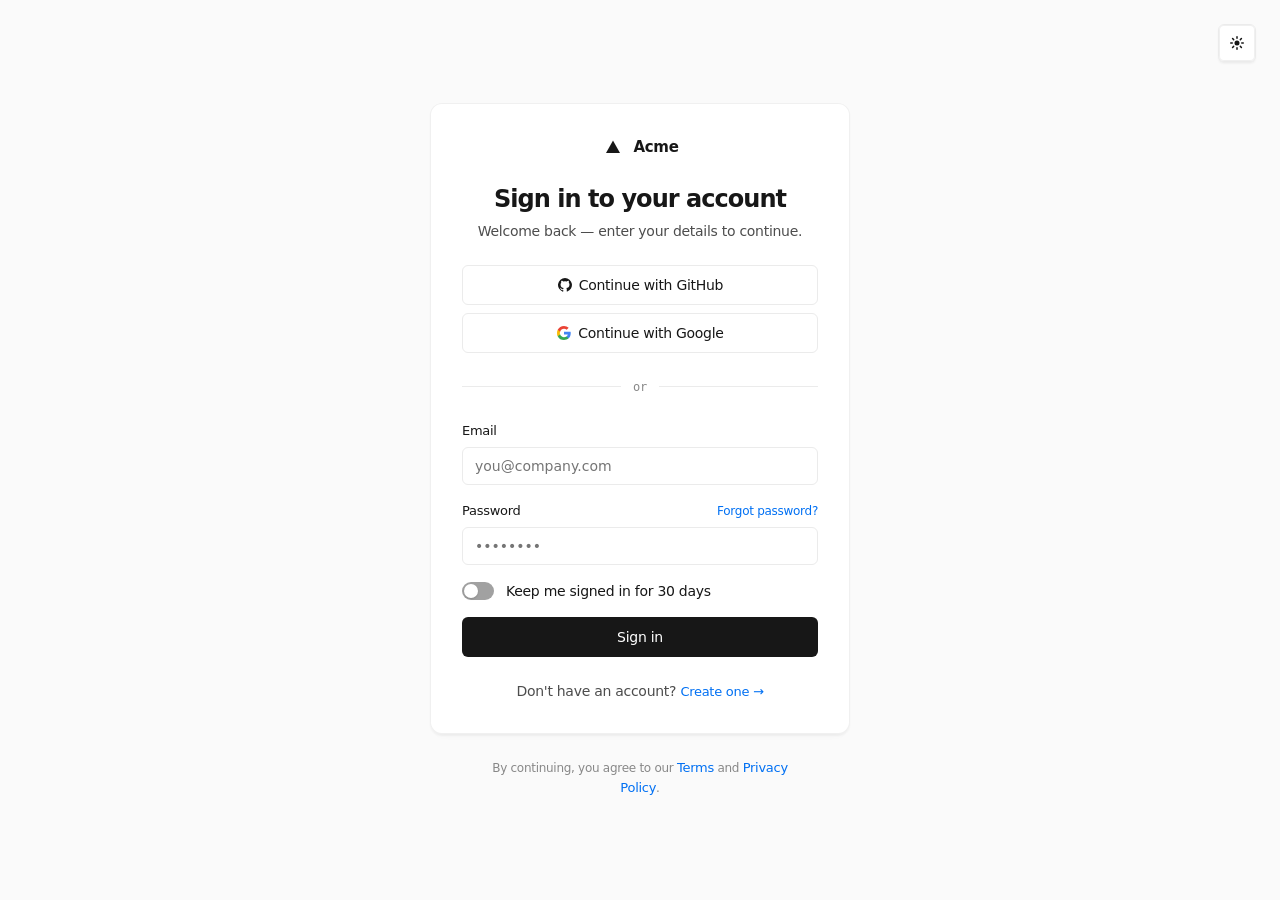
<file: login.html>
<!doctype html>
<html lang="en">
  <head>
    <meta charset="utf-8" />
    <meta name="viewport" content="width=device-width, initial-scale=1" />
    <title>Sign in — SaaS Template</title>
    <link rel="stylesheet" href="styles.css" />
    <script>
      (function () {
        try {
          var saved = localStorage.getItem("theme");
          var theme = saved || (window.matchMedia("(prefers-color-scheme: dark)").matches ? "dark" : "light");
          document.documentElement.setAttribute("data-theme", theme);
        } catch (_) {}
      })();
    </script>
  </head>
  <body class="auth-body">
    <button class="theme-toggle theme-toggle--float" type="button" aria-label="Toggle theme">
      <svg class="theme-toggle__icon theme-toggle__icon--sun" viewBox="0 0 16 16" fill="currentColor" aria-hidden="true">
        <path d="M8 1a.75.75 0 0 1 .75.75v1.5a.75.75 0 0 1-1.5 0v-1.5A.75.75 0 0 1 8 1ZM10.5 8a2.5 2.5 0 1 1-5 0 2.5 2.5 0 0 1 5 0ZM12.95 4.11a.75.75 0 1 0-1.06-1.06l-1.062 1.06a.75.75 0 0 0 1.061 1.062l1.06-1.061ZM15 8a.75.75 0 0 1-.75.75h-1.5a.75.75 0 0 1 0-1.5h1.5A.75.75 0 0 1 15 8ZM11.89 12.95a.75.75 0 0 0 1.06-1.06l-1.06-1.062a.75.75 0 0 0-1.062 1.061l1.061 1.06ZM8 12a.75.75 0 0 1 .75.75v1.5a.75.75 0 0 1-1.5 0v-1.5A.75.75 0 0 1 8 12ZM5.172 11.89a.75.75 0 0 0-1.061-1.062L3.05 11.89a.75.75 0 1 0 1.06 1.06l1.06-1.06ZM4 8a.75.75 0 0 1-.75.75h-1.5a.75.75 0 0 1 0-1.5h1.5A.75.75 0 0 1 4 8ZM4.11 5.172A.75.75 0 0 0 5.173 4.11L4.11 3.05a.75.75 0 1 0-1.06 1.06l1.06 1.06Z" />
      </svg>
      <svg class="theme-toggle__icon theme-toggle__icon--moon" viewBox="0 0 16 16" fill="currentColor" aria-hidden="true">
        <path d="M14.438 10.148c.19-.425-.321-.787-.748-.601A5.5 5.5 0 0 1 6.453 2.31c.186-.427-.176-.938-.6-.748a6.501 6.501 0 1 0 8.585 8.586Z" />
      </svg>
    </button>
    <main class="auth">
      <div class="auth__card">
        <a class="auth__brand" href="dashboard.html" aria-label="Back to home">
          <span class="brand-mark" aria-hidden="true">
            <svg viewBox="0 0 16 16" fill="currentColor" aria-hidden="true">
              <path d="M8 1.5 15 14H1L8 1.5Z" />
            </svg>
          </span>
          <span class="brand-name">Acme</span>
        </a>

        <header class="auth__head">
          <h1 class="auth__title">Sign in to your account</h1>
          <p class="auth__sub">Welcome back — enter your details to continue.</p>
        </header>

        <!-- ─── SSO providers (brand SVGs, swap as needed) ─── -->
        <div class="auth__sso">
          <button class="btn btn--secondary btn--full" type="button">
            <svg class="sso-mark" viewBox="0 0 16 16" aria-hidden="true">
              <path fill="currentColor" d="M8 0a8 8 0 0 0-2.53 15.59c.4.07.55-.17.55-.39 0-.19-.01-.7-.01-1.37-2.23.48-2.7-1.07-2.7-1.07-.36-.93-.89-1.18-.89-1.18-.73-.5.05-.49.05-.49.8.06 1.23.83 1.23.83.72 1.23 1.88.87 2.34.66.07-.52.28-.87.51-1.07-1.78-.2-3.64-.89-3.64-3.95 0-.87.31-1.59.83-2.15-.08-.2-.36-1.02.08-2.13 0 0 .67-.21 2.2.82a7.66 7.66 0 0 1 4 0c1.53-1.04 2.2-.82 2.2-.82.44 1.11.16 1.93.08 2.13.52.56.83 1.27.83 2.15 0 3.07-1.87 3.75-3.65 3.94.29.25.54.74.54 1.48 0 1.07-.01 1.94-.01 2.2 0 .21.15.46.55.38A8 8 0 0 0 8 0Z"/>
            </svg>
            Continue with GitHub
          </button>
          <button class="btn btn--secondary btn--full" type="button">
            <svg class="sso-mark" viewBox="0 0 18 18" aria-hidden="true">
              <path fill="#4285F4" d="M17.64 9.2c0-.64-.06-1.25-.16-1.84H9v3.48h4.84a4.14 4.14 0 0 1-1.79 2.71v2.26h2.9c1.7-1.56 2.69-3.86 2.69-6.61Z"/>
              <path fill="#34A853" d="M9 18c2.43 0 4.46-.81 5.95-2.18l-2.9-2.26c-.8.54-1.83.86-3.05.86-2.35 0-4.34-1.58-5.05-3.71H.96v2.33A9 9 0 0 0 9 18Z"/>
              <path fill="#FBBC05" d="M3.95 10.71A5.41 5.41 0 0 1 3.66 9c0-.6.1-1.17.29-1.71V4.96H.96A9 9 0 0 0 0 9c0 1.45.35 2.83.96 4.04l2.99-2.33Z"/>
              <path fill="#EA4335" d="M9 3.58c1.32 0 2.5.46 3.44 1.35l2.58-2.58A9 9 0 0 0 9 0 9 9 0 0 0 .96 4.96l2.99 2.33C4.66 5.16 6.65 3.58 9 3.58Z"/>
            </svg>
            Continue with Google
          </button>
        </div>

        <div class="auth__divider"><span>or</span></div>

        <!-- ─── email/password form ─── -->
        <form class="form auth__form" onsubmit="event.preventDefault();">
          <div class="form-field">
            <label for="email">Email</label>
            <input
              id="email"
              class="input"
              type="email"
              autocomplete="email"
              placeholder="you@company.com"
              required
            />
          </div>

          <div class="form-field">
            <div class="form-field__head">
              <label for="password">Password</label>
              <a class="link link--xs" href="#">Forgot password?</a>
            </div>
            <input
              id="password"
              class="input"
              type="password"
              autocomplete="current-password"
              placeholder="••••••••"
              required
            />
          </div>

          <label class="toggle">
            <input type="checkbox" />
            <span class="toggle__track"></span>
            <span class="toggle__label">Keep me signed in for 30 days</span>
          </label>

          <button class="btn btn--primary btn--full" type="submit">
            Sign in
          </button>
        </form>

        <p class="auth__foot">
          Don't have an account?
          <a class="link" href="#">Create one →</a>
        </p>
      </div>

      <p class="auth__legal">
        By continuing, you agree to our
        <a class="link" href="#">Terms</a> and
        <a class="link" href="#">Privacy Policy</a>.
      </p>
    </main>
    <script src="script.js"></script>
  </body>
</html>
</file>
<file: styles.css>
/* ───────────────────────────────────────────────
   Design tokens (from DESIGN.md)
   ─────────────────────────────────────────────── */
:root {
  /* color */
  --primary: #171717;
  --on-primary: #ffffff;
  --ink: #171717;
  --body: #4d4d4d;
  --mute: #888888;
  --hairline: #ebebeb;
  --hairline-strong: #a1a1a1;
  --canvas: #ffffff;
  --canvas-soft: #fafafa;
  --canvas-soft-2: #f5f5f5;
  --link: #0070f3;
  --link-deep: #0761d1;
  --success: #0070f3;
  --error: #ee0000;
  --warning: #f5a623;

  /* spacing */
  --xxs: 4px;
  --xs: 8px;
  --sm: 12px;
  --md: 16px;
  --lg: 24px;
  --xl: 32px;
  --2xl: 40px;
  --3xl: 48px;
  --4xl: 64px;

  /* radius */
  --r-xs: 4px;
  --r-sm: 6px;
  --r-md: 8px;
  --r-lg: 12px;
  --r-pill: 100px;
  --r-full: 9999px;

  /* type */
  --font-sans: "Geist", "Inter", system-ui, -apple-system, "Segoe UI",
    Roboto, sans-serif;
  --font-mono: "Geist Mono", ui-monospace, SFMono-Regular, Menlo, Monaco,
    Consolas, monospace;

  /* shadows */
  --shadow-1: inset 0 0 0 1px rgba(0, 0, 0, 0.08);
  --shadow-2: 0 1px 1px rgba(0, 0, 0, 0.02), 0 2px 2px rgba(0, 0, 0, 0.04),
    inset 0 0 0 1px rgba(0, 0, 0, 0.06);
  --shadow-3: 0 2px 2px rgba(0, 0, 0, 0.04),
    0 8px 8px -8px rgba(0, 0, 0, 0.04),
    inset 0 0 0 1px rgba(0, 0, 0, 0.06);

  /* layout */
  --sidebar-w: 248px;
  --topbar-h: 83px;
}

/* ───────────────────────────────────────────────
   Base
   ─────────────────────────────────────────────── */
*,
*::before,
*::after {
  box-sizing: border-box;
}

html,
body {
  margin: 0;
  padding: 0;
  min-height: 100%;
}

body {
  font-family: var(--font-sans);
  font-size: 14px;
  line-height: 20px;
  letter-spacing: -0.28px;
  color: var(--ink);
  background: var(--canvas-soft);
  -webkit-font-smoothing: antialiased;
  text-rendering: optimizeLegibility;
}

a {
  color: inherit;
  text-decoration: none;
}

h1,
h2,
h3 {
  margin: 0;
  font-weight: 600;
  letter-spacing: -0.96px;
  color: var(--ink);
}

::selection {
  background: var(--ink);
  color: #f2f2f2;
}

.skip-link {
  position: absolute;
  left: -9999px;
}
.skip-link:focus {
  left: var(--md);
  top: var(--md);
  background: var(--canvas);
  padding: var(--xs) var(--sm);
  border-radius: var(--r-sm);
  box-shadow: var(--shadow-2);
}

/* ───────────────────────────────────────────────
   App shell
   ─────────────────────────────────────────────── */
.app {
  display: grid;
  grid-template-columns: var(--sidebar-w) 1fr;
  min-height: 100vh;
}

/* ───────────────────────────────────────────────
   Sidebar
   ─────────────────────────────────────────────── */
.sidebar {
  display: flex;
  flex-direction: column;
  background: var(--canvas);
  border-right: 1px solid var(--hairline);
  padding: 0 var(--md) var(--md);
  gap: var(--lg);
  position: sticky;
  top: 0;
  height: 100vh;
}

.sidebar__brand {
  display: flex;
  align-items: center;
  gap: var(--xs);
  height: var(--topbar-h);
  margin: 0 calc(var(--md) * -1);
  padding: 0 var(--lg);
  border-bottom: 1px solid var(--hairline);
}

.brand-mark {
  display: inline-flex;
  width: 24px;
  height: 24px;
  align-items: center;
  justify-content: center;
  color: var(--ink);
}

.brand-mark svg {
  width: 16px;
  height: 16px;
}

.brand-name {
  font-weight: 600;
  font-size: 15px;
  letter-spacing: -0.3px;
}

.brand-badge {
  margin-left: auto;
  background: var(--canvas-soft);
  color: var(--body);
  font-family: var(--font-mono);
  font-size: 11px;
  padding: 2px var(--xs);
  border-radius: var(--r-full);
  text-transform: lowercase;
}

.sidebar__nav {
  flex: 1 1 auto;
  min-height: 0;
  overflow-y: auto;
}

.sidebar__nav ul,
.sidebar__foot {
  padding: 0;
  margin: 0;
}

.sidebar__nav ul {
  list-style: none;
  display: flex;
  flex-direction: column;
  gap: 2px;
}

.sidebar__foot {
  display: flex;
  flex-direction: column;
  gap: var(--xs);
  border-top: 1px solid var(--hairline);
  padding-top: var(--md);
}

/* ─── nav rows ─── */
.nav-row {
  display: flex;
  align-items: center;
  gap: var(--sm);
  padding: var(--xs) var(--sm);
  border-radius: var(--r-sm);
  color: var(--body);
  font-size: 14px;
  font-weight: 500;
  letter-spacing: -0.28px;
  transition: background 120ms ease, color 120ms ease;
  position: relative;
}

.nav-row:hover {
  background: var(--canvas-soft);
  color: var(--ink);
}

.nav-row.is-active {
  background: var(--canvas-soft);
  color: var(--ink);
}

.nav-row.is-active::before {
  content: "";
  position: absolute;
  left: -4px;
  top: 6px;
  bottom: 6px;
  width: 3px;
  background: var(--primary);
  border-radius: var(--r-full);
}

.nav-row__icon {
  width: 16px;
  height: 16px;
  flex: 0 0 16px;
  color: currentColor;
}

.nav-row__badge {
  margin-left: auto;
  background: var(--primary);
  color: var(--on-primary);
  font-family: var(--font-mono);
  font-size: 11px;
  line-height: 1;
  padding: 3px 6px;
  border-radius: var(--r-full);
}

/* ─── user card in sidebar foot ─── */
.user-card {
  display: flex;
  align-items: center;
  gap: var(--sm);
  padding: var(--xs) var(--sm);
  border-radius: var(--r-md);
  background: var(--canvas-soft);
  box-shadow: var(--shadow-1);
}

.avatar {
  width: 28px;
  height: 28px;
  flex: 0 0 28px;
  border-radius: var(--r-full);
  background: var(--primary);
  color: var(--on-primary);
  display: inline-flex;
  align-items: center;
  justify-content: center;
  font-family: var(--font-mono);
  font-size: 11px;
  font-weight: 500;
}

.user-card__meta {
  display: flex;
  flex-direction: column;
  min-width: 0;
  flex: 1;
}

.user-card__name {
  font-size: 13px;
  font-weight: 500;
  color: var(--ink);
  letter-spacing: -0.26px;
  white-space: nowrap;
  overflow: hidden;
  text-overflow: ellipsis;
}

.user-card__email {
  font-family: var(--font-mono);
  font-size: 11px;
  color: var(--mute);
  white-space: nowrap;
  overflow: hidden;
  text-overflow: ellipsis;
}

.icon-btn {
  display: inline-flex;
  align-items: center;
  justify-content: center;
  width: 28px;
  height: 28px;
  border: 1px solid var(--hairline);
  background: var(--canvas);
  border-radius: var(--r-sm);
  color: var(--body);
  cursor: pointer;
  transition: color 120ms ease, border-color 120ms ease, background 120ms ease;
}

.icon-btn:hover {
  color: var(--ink);
  border-color: var(--hairline-strong);
  background: var(--canvas);
}

.icon-btn svg {
  width: 14px;
  height: 14px;
}

/* ───────────────────────────────────────────────
   Main
   ─────────────────────────────────────────────── */
.main {
  min-width: 0;
  display: flex;
  flex-direction: column;
}

/* ─── top bar ─── */
.topbar {
  display: flex;
  align-items: center;
  gap: var(--md);
  padding: var(--md) var(--xl);
  background: var(--canvas-soft);
  border-bottom: 1px solid var(--hairline);
  min-height: var(--topbar-h);
  position: sticky;
  top: 0;
  z-index: 5;
}

.topbar__title {
  display: flex;
  flex-direction: column;
  gap: 2px;
  flex: 1 1 auto;
  min-width: 0;
}

.eyebrow {
  font-family: var(--font-mono);
  font-size: 12px;
  color: var(--mute);
  letter-spacing: 0;
  text-transform: lowercase;
}

.topbar h1 {
  font-size: 20px;
  line-height: 28px;
  letter-spacing: -0.6px;
}

.topbar__actions {
  display: flex;
  align-items: center;
  gap: var(--sm);
}

.menu-toggle {
  display: none;
  align-items: center;
  justify-content: center;
  width: 38px;
  height: 38px;
  border: 1px solid var(--hairline);
  background: var(--canvas);
  border-radius: var(--r-sm);
  color: var(--ink);
  cursor: pointer;
  padding: 0;
  flex: 0 0 auto;
}

.menu-toggle svg {
  width: 18px;
  height: 18px;
}

.menu-toggle:hover {
  border-color: var(--hairline-strong);
}

.backdrop {
  position: fixed;
  inset: 0;
  background: rgba(0, 0, 0, 0.4);
  z-index: 40;
  opacity: 0;
  transition: opacity 200ms ease;
}

.backdrop.is-visible {
  opacity: 1;
}

.search {
  display: inline-flex;
  align-items: center;
  gap: var(--xs);
  background: var(--canvas);
  border: 1px solid var(--hairline);
  border-radius: var(--r-sm);
  padding: 0 4px 0 var(--md);
  height: 38px;
  width: 280px;
  color: var(--mute);
  transition: border-color 120ms ease;
}

.search:focus-within {
  border-color: var(--hairline-strong);
}

.search svg {
  width: 14px;
  height: 14px;
}

.search input {
  border: 0;
  outline: 0;
  background: transparent;
  flex: 1;
  font: inherit;
  color: var(--ink);
  font-size: 13px;
}

.search input::placeholder {
  color: var(--mute);
}

/* keyboard shortcut group — Preline input pattern (ghost kbd, no chrome) */
.kbd-group {
  display: inline-flex;
  align-items: center;
  gap: 4px;
  color: var(--mute);
  padding-right: var(--xs);
}

.kbd-group kbd {
  display: inline-flex;
  align-items: center;
  justify-content: center;
  min-height: 22px;
  font-family: ui-monospace, SFMono-Regular, "SF Mono", Menlo, Consolas,
    "Liberation Mono", monospace;
  font-size: 12px;
  font-weight: 400;
  line-height: 1;
  color: var(--mute);
  background: transparent;
  border: 0;
  border-radius: var(--r-xs);
  font-synthesis: none;
  -webkit-font-smoothing: antialiased;
  -moz-osx-font-smoothing: grayscale;
}

.kbd-group kbd svg {
  width: 12px;
  height: 12px;
  flex: 0 0 12px;
}

.kbd-sep {
  font-size: 12px;
  color: var(--mute);
}

/* ─── buttons ─── */
.btn {
  display: inline-flex;
  align-items: center;
  justify-content: center;
  gap: 6px;
  height: 38px;
  padding: 0 var(--lg);
  font: inherit;
  font-size: 14px;
  font-weight: 500;
  line-height: 20px;
  letter-spacing: -0.28px;
  border-radius: var(--r-sm);
  cursor: pointer;
  border: 1px solid transparent;
  transition: background 120ms ease, color 120ms ease, border-color 120ms ease,
    box-shadow 120ms ease;
  white-space: nowrap;
}

.btn svg {
  width: 14px;
  height: 14px;
}

.btn--primary {
  background: var(--primary);
  color: var(--on-primary);
}
.btn--primary:hover {
  background: #2a2a2a;
}

.btn--secondary {
  background: var(--canvas);
  color: var(--ink);
  border-color: var(--hairline);
}
.btn--secondary:hover {
  border-color: var(--hairline-strong);
}

/* ───────────────────────────────────────────────
   Content
   ─────────────────────────────────────────────── */
.content {
  padding: var(--xl);
  display: flex;
  flex-direction: column;
  gap: var(--xl);
  max-width: 1400px;
  width: 100%;
}

/* ─── stats grid ─── */
.stat-grid {
  display: grid;
  grid-template-columns: repeat(4, minmax(0, 1fr));
  gap: var(--md);
}

.stat-card {
  display: flex;
  flex-direction: column;
  gap: 6px;
  background: var(--canvas);
  border-radius: var(--r-md);
  padding: var(--lg);
  box-shadow: var(--shadow-2);
}

.stat-card__label {
  font-family: var(--font-mono);
  font-size: 12px;
  color: var(--mute);
  text-transform: lowercase;
}

.stat-card__value {
  font-size: 24px;
  line-height: 32px;
  font-weight: 600;
  letter-spacing: -0.96px;
  color: var(--ink);
}

.stat-card__delta {
  font-size: 12px;
  color: var(--body);
  display: inline-flex;
  align-items: center;
  gap: 4px;
}

.stat-card__delta-icon {
  width: 14px;
  height: 14px;
  flex-shrink: 0;
}

.stat-card__delta.is-up {
  color: #16a34a;
}

.stat-card__delta.is-down {
  color: var(--error);
}

/* ─── panel grid ─── */
.panel-grid {
  display: grid;
  grid-template-columns: 2fr 1fr;
  gap: var(--md);
}

.panel {
  background: var(--canvas);
  border-radius: var(--r-md);
  padding: var(--lg);
  box-shadow: var(--shadow-2);
}

.panel--soft {
  background: var(--canvas-soft);
  box-shadow: var(--shadow-1);
}

.panel__head {
  display: flex;
  align-items: center;
  justify-content: space-between;
  margin-bottom: var(--md);
}

.panel__head h2 {
  font-size: 16px;
  line-height: 24px;
  letter-spacing: -0.32px;
  font-weight: 600;
}

.link {
  color: var(--link);
  font-size: 13px;
  font-weight: 500;
}

.link:hover {
  color: var(--link-deep);
  text-decoration: underline;
}

/* ─── activity list ─── */
.activity {
  list-style: none;
  margin: 0;
  padding: 0;
  display: flex;
  flex-direction: column;
}

.activity li {
  display: grid;
  grid-template-columns: 14px 1fr auto;
  align-items: center;
  gap: var(--sm);
  padding: var(--sm) 0;
  border-top: 1px solid var(--hairline);
}

.activity li:first-child {
  border-top: 0;
}

.dot {
  width: 6px;
  height: 6px;
  border-radius: var(--r-full);
  background: var(--ink);
  justify-self: center;
}

.activity__main {
  color: var(--body);
  font-size: 14px;
}

.activity__main strong {
  color: var(--ink);
  font-weight: 500;
}

.activity__main code {
  font-family: var(--font-mono);
  font-size: 12px;
  background: var(--canvas-soft);
  border: 1px solid var(--hairline);
  padding: 1px 6px;
  border-radius: var(--r-xs);
  color: var(--ink);
}

.activity__time {
  font-family: var(--font-mono);
  font-size: 12px;
  color: var(--mute);
}

/* ─── checklist ─── */
.checklist {
  list-style: none;
  margin: 0 0 var(--md);
  padding: 0;
  display: flex;
  flex-direction: column;
  gap: var(--xs);
  counter-reset: step;
}

.checklist li {
  display: flex;
  align-items: center;
  gap: var(--sm);
  font-size: 14px;
  color: var(--body);
  counter-increment: step;
}

.checklist li::before {
  content: counter(step);
  width: 18px;
  height: 18px;
  border-radius: var(--r-full);
  background: var(--canvas);
  border: 1px solid var(--hairline);
  font-family: var(--font-mono);
  font-size: 11px;
  color: var(--mute);
  display: inline-flex;
  align-items: center;
  justify-content: center;
  flex: 0 0 18px;
}

.checklist li.is-done {
  color: var(--mute);
  text-decoration: line-through;
}

.checklist li.is-done::before {
  content: "";
  background-color: transparent;
  border: 0;
  /* heroicons:micro check-circle */
  background-image: url("data:image/svg+xml;utf8,<svg xmlns='http://www.w3.org/2000/svg' viewBox='0 0 16 16' fill='%23171717'><path fill-rule='evenodd' d='M8 15A7 7 0 1 0 8 1a7 7 0 0 0 0 14Zm3.844-8.791a.75.75 0 0 0-1.188-.918l-3.7 4.79-1.649-1.833a.75.75 0 1 0-1.114 1.004l2.25 2.5a.75.75 0 0 0 1.15-.043l4.25-5.5Z' clip-rule='evenodd'/></svg>");
  background-repeat: no-repeat;
  background-position: center;
  background-size: 18px 18px;
}

/* ───────────────────────────────────────────────
   Alert banner
   ─────────────────────────────────────────────── */
.alert {
  display: flex;
  align-items: center;
  gap: var(--sm);
  padding: var(--sm) var(--md);
  background: var(--canvas);
  border: 1px solid var(--hairline);
  border-radius: var(--r-md);
  box-shadow: var(--shadow-1);
  font-size: 14px;
  color: var(--body);
}

.alert__icon {
  width: 16px;
  height: 16px;
  flex: 0 0 16px;
  color: var(--ink);
}

.alert__msg {
  flex: 1;
}

.alert__close {
  width: 24px;
  height: 24px;
  border: 0;
  background: transparent;
  border-radius: var(--r-xs);
  color: var(--mute);
  cursor: pointer;
  display: inline-flex;
  align-items: center;
  justify-content: center;
}

.alert__close:hover {
  background: var(--canvas-soft);
  color: var(--ink);
}

.alert__close svg {
  width: 12px;
  height: 12px;
}

/* ───────────────────────────────────────────────
   Panel-grid variants
   ─────────────────────────────────────────────── */
.panel-grid--2-1 {
  grid-template-columns: 2fr 1fr;
}

/* ───────────────────────────────────────────────
   Segmented control (chart range toggle)
   ─────────────────────────────────────────────── */
.segmented {
  display: inline-flex;
  background: var(--canvas-soft);
  border: 1px solid var(--hairline);
  border-radius: var(--r-sm);
  padding: 2px;
  gap: 2px;
}

.segmented__btn {
  height: 26px;
  padding: 0 var(--sm);
  border: 0;
  background: transparent;
  font: inherit;
  font-size: 12px;
  font-weight: 500;
  color: var(--body);
  border-radius: 4px;
  cursor: pointer;
}

.segmented__btn:hover {
  color: var(--ink);
}

.segmented__btn.is-active {
  background: var(--canvas);
  color: var(--ink);
  box-shadow: var(--shadow-1);
}

/* ───────────────────────────────────────────────
   Chart
   ─────────────────────────────────────────────── */
.chart {
  display: block;
  width: 100%;
  height: 180px;
}

.legend {
  list-style: none;
  margin: var(--sm) 0 0;
  padding: 0;
  display: flex;
  gap: var(--md);
  font-family: var(--font-mono);
  font-size: 12px;
  color: var(--mute);
}

.legend li {
  display: inline-flex;
  align-items: center;
  gap: var(--xs);
}

.legend__swatch {
  width: 8px;
  height: 8px;
  border-radius: var(--r-full);
}

/* ───────────────────────────────────────────────
   Usage / progress
   ─────────────────────────────────────────────── */
.usage {
  list-style: none;
  margin: 0;
  padding: 0;
  display: flex;
  flex-direction: column;
  gap: var(--md);
}

.usage__meta {
  display: flex;
  justify-content: space-between;
  align-items: baseline;
  font-size: 13px;
  color: var(--body);
  margin-bottom: 6px;
}

.usage__val {
  font-family: var(--font-mono);
  font-size: 12px;
  color: var(--mute);
}

.progress {
  height: 6px;
  background: var(--canvas-soft-2);
  border-radius: var(--r-full);
  overflow: hidden;
}

.progress__fill {
  height: 100%;
  background: var(--ink);
  border-radius: var(--r-full);
  transition: width 240ms ease;
}

.progress__fill.is-warn {
  background: var(--warning);
}

.progress__fill.is-error {
  background: var(--error);
}

/* ───────────────────────────────────────────────
   Tabs
   ─────────────────────────────────────────────── */
.tabs {
  display: flex;
  gap: 4px;
  border-bottom: 1px solid var(--hairline);
  margin-bottom: var(--md);
}

.tab {
  display: inline-flex;
  align-items: center;
  gap: var(--xs);
  height: 34px;
  padding: 0 var(--sm);
  background: transparent;
  border: 0;
  font: inherit;
  font-size: 13px;
  font-weight: 500;
  color: var(--body);
  cursor: pointer;
  position: relative;
  margin-bottom: -1px;
}

.tab:hover {
  color: var(--ink);
}

.tab.is-active {
  color: var(--ink);
}

.tab.is-active::after {
  content: "";
  position: absolute;
  left: var(--xs);
  right: var(--xs);
  bottom: 0;
  height: 2px;
  background: var(--ink);
  border-radius: var(--r-full);
}

.tab__count {
  font-family: var(--font-mono);
  font-size: 11px;
  color: var(--mute);
  background: var(--canvas-soft);
  padding: 1px 6px;
  border-radius: var(--r-full);
}

/* ───────────────────────────────────────────────
   Data table
   ─────────────────────────────────────────────── */
.table-wrap {
  overflow-x: auto;
  border: 1px solid var(--hairline);
  border-radius: var(--r-md);
}

.data-table {
  width: 100%;
  border-collapse: collapse;
  font-size: 14px;
}

.data-table th,
.data-table td {
  text-align: left;
  padding: var(--sm) var(--md);
  vertical-align: middle;
}

.data-table th {
  font-family: var(--font-mono);
  font-size: 11px;
  text-transform: uppercase;
  letter-spacing: 0.4px;
  color: var(--mute);
  font-weight: 400;
  border-bottom: 1px solid var(--hairline);
  background: var(--canvas-soft);
}

.data-table tbody tr {
  border-bottom: 1px solid var(--hairline);
}

.data-table tbody tr:last-child {
  border-bottom: 0;
}

.data-table tbody tr:hover {
  background: var(--canvas-soft);
}

.ta-right {
  text-align: right;
}

.ta-mono {
  font-family: var(--font-mono);
  font-size: 13px;
}

.user-cell {
  display: flex;
  align-items: center;
  gap: var(--sm);
}

.user-cell__meta {
  display: flex;
  flex-direction: column;
  min-width: 0;
}

.user-cell__meta strong {
  color: var(--ink);
  font-weight: 500;
  font-size: 14px;
}

.user-cell__meta span {
  font-family: var(--font-mono);
  font-size: 11px;
  color: var(--mute);
}

.avatar--sm {
  width: 24px;
  height: 24px;
  flex: 0 0 24px;
  font-size: 10px;
}

/* ───────────────────────────────────────────────
   Badges
   ─────────────────────────────────────────────── */
.badge {
  display: inline-flex;
  align-items: center;
  gap: 4px;
  padding: 2px 8px;
  font-size: 12px;
  font-weight: 500;
  border-radius: var(--r-full);
  background: var(--canvas-soft);
  color: var(--body);
  border: 1px solid var(--hairline);
}

.badge--success {
  background: #e6f4ff;
  color: var(--link-deep);
  border-color: #c5e0fa;
}

.badge--warning {
  background: var(--warning, #ffefcf);
  background: #ffefcf;
  color: #ab570a;
  border-color: #ffe1a8;
}

.badge--error {
  background: #f7d4d6;
  color: #c50000;
  border-color: #f0b8bb;
}

/* ───────────────────────────────────────────────
   Checkbox
   ─────────────────────────────────────────────── */
.checkbox {
  display: inline-flex;
  align-items: center;
  cursor: pointer;
}

.checkbox input {
  position: absolute;
  opacity: 0;
  pointer-events: none;
}

.checkbox span {
  width: 16px;
  height: 16px;
  border: 1px solid var(--hairline-strong);
  border-radius: var(--r-xs);
  background: var(--canvas);
  display: inline-flex;
  align-items: center;
  justify-content: center;
  transition: background 120ms ease, border-color 120ms ease;
}

.checkbox input:checked + span {
  background-color: var(--primary);
  border-color: var(--primary);
  background-image: url("data:image/svg+xml;utf8,<svg xmlns='http://www.w3.org/2000/svg' viewBox='0 0 16 16' fill='%23ffffff'><path fill-rule='evenodd' d='M12.416 3.376a.75.75 0 0 1 .208 1.04l-5 7.5a.75.75 0 0 1-1.154.114l-3-3a.75.75 0 0 1 1.06-1.06l2.353 2.353 4.493-6.74a.75.75 0 0 1 1.04-.207Z' clip-rule='evenodd'/></svg>");
  background-repeat: no-repeat;
  background-position: center;
  background-size: 12px 12px;
}

.checkbox input:focus-visible + span {
  outline: 2px solid var(--link);
  outline-offset: 2px;
}

/* ───────────────────────────────────────────────
   Pagination
   ─────────────────────────────────────────────── */
.pagination {
  display: flex;
  align-items: center;
  justify-content: space-between;
  gap: var(--md);
  padding-top: var(--md);
  margin-top: var(--md);
  border-top: 1px solid var(--hairline);
}

.pagination__meta {
  font-size: 13px;
  color: var(--mute);
}

.pagination__meta strong {
  color: var(--ink);
  font-weight: 500;
}

.pagination__controls {
  display: flex;
  gap: var(--xs);
}

.btn[disabled] {
  opacity: 0.5;
  cursor: not-allowed;
}

/* ───────────────────────────────────────────────
   Forms
   ─────────────────────────────────────────────── */
.form {
  display: flex;
  flex-direction: column;
  gap: var(--md);
}

.form-grid {
  display: grid;
  grid-template-columns: repeat(2, minmax(0, 1fr));
  gap: var(--md);
}

.form-field {
  display: flex;
  flex-direction: column;
  gap: 6px;
}

.form-field label {
  font-size: 13px;
  font-weight: 500;
  color: var(--ink);
}

.input,
.select,
.textarea {
  background: var(--canvas);
  border: 1px solid var(--hairline);
  border-radius: var(--r-sm);
  padding: 0 var(--sm);
  height: 38px;
  font: inherit;
  font-size: 14px;
  color: var(--ink);
  width: 100%;
  outline: 0;
  transition: border-color 120ms ease, box-shadow 120ms ease;
}

.textarea {
  height: auto;
  padding: 10px var(--sm);
  resize: vertical;
  min-height: 80px;
  line-height: 1.5;
}

.input:hover,
.select:hover,
.textarea:hover {
  border-color: var(--hairline-strong);
}

.input:focus,
.select:focus,
.textarea:focus {
  border-color: var(--ink);
  box-shadow: 0 0 0 3px rgba(23, 23, 23, 0.06);
}

.select {
  appearance: none;
  -webkit-appearance: none;
  background-image: url("data:image/svg+xml;utf8,<svg xmlns='http://www.w3.org/2000/svg' viewBox='0 0 16 16' fill='%23888888'><path fill-rule='evenodd' d='M4.22 6.22a.75.75 0 0 1 1.06 0L8 8.94l2.72-2.72a.75.75 0 1 1 1.06 1.06l-3.25 3.25a.75.75 0 0 1-1.06 0L4.22 7.28a.75.75 0 0 1 0-1.06Z' clip-rule='evenodd'/></svg>");
  background-repeat: no-repeat;
  background-position: right 10px center;
  background-size: 14px;
  padding-right: 32px;
}

.form-actions {
  display: flex;
  justify-content: flex-end;
  gap: var(--xs);
  border-top: 1px solid var(--hairline);
  padding-top: var(--md);
}

/* ───────────────────────────────────────────────
   Toggle (switch)
   ─────────────────────────────────────────────── */
.toggle {
  display: inline-flex;
  align-items: center;
  gap: var(--sm);
  cursor: pointer;
  font-size: 14px;
  color: var(--ink);
}

.toggle input {
  position: absolute;
  opacity: 0;
  pointer-events: none;
}

.toggle__track {
  position: relative;
  width: 32px;
  height: 18px;
  background: var(--hairline-strong);
  border-radius: var(--r-full);
  transition: background 160ms ease;
  flex: 0 0 32px;
}

.toggle__track::before {
  content: "";
  position: absolute;
  top: 2px;
  left: 2px;
  width: 14px;
  height: 14px;
  background: var(--canvas);
  border-radius: var(--r-full);
  box-shadow: 0 1px 2px rgba(0, 0, 0, 0.15);
  transition: transform 160ms ease;
}

.toggle input:checked ~ .toggle__track {
  background: var(--primary);
}

.toggle input:checked ~ .toggle__track::before {
  transform: translateX(14px);
}

.toggle input:focus-visible ~ .toggle__track {
  outline: 2px solid var(--link);
  outline-offset: 2px;
}

/* ───────────────────────────────────────────────
   Dark panel (upgrade CTA)
   ─────────────────────────────────────────────── */
.panel--dark {
  background: var(--primary);
  color: var(--on-primary);
  display: flex;
  flex-direction: column;
  gap: var(--md);
}

.panel--dark h2,
.on-dark {
  color: var(--on-primary);
}

.on-dark-body {
  color: rgba(255, 255, 255, 0.72);
  font-size: 14px;
  margin: 0;
}

.eyebrow--on-dark {
  color: rgba(255, 255, 255, 0.6);
}

.feature-list {
  list-style: none;
  padding: 0;
  margin: 0;
  display: flex;
  flex-direction: column;
  gap: var(--xs);
}

.feature-list li {
  position: relative;
  padding-left: 20px;
  font-size: 13px;
  color: rgba(255, 255, 255, 0.85);
}

.feature-list li::before {
  content: "";
  position: absolute;
  left: 0;
  top: 4px;
  width: 12px;
  height: 12px;
  background-image: url("data:image/svg+xml;utf8,<svg xmlns='http://www.w3.org/2000/svg' viewBox='0 0 16 16' fill='%23ffffff'><path fill-rule='evenodd' d='M12.416 3.376a.75.75 0 0 1 .208 1.04l-5 7.5a.75.75 0 0 1-1.154.114l-3-3a.75.75 0 0 1 1.06-1.06l2.353 2.353 4.493-6.74a.75.75 0 0 1 1.04-.207Z' clip-rule='evenodd'/></svg>");
  background-repeat: no-repeat;
  background-size: contain;
  opacity: 0.9;
}

.btn--on-dark {
  background: var(--canvas);
  color: var(--ink);
  border-color: transparent;
  margin-top: auto;
}

.btn--on-dark:hover {
  background: rgba(255, 255, 255, 0.88);
}

/* ───────────────────────────────────────────────
   Empty state
   ─────────────────────────────────────────────── */
.empty-state {
  text-align: center;
  padding: var(--3xl) var(--lg);
  display: flex;
  flex-direction: column;
  align-items: center;
  gap: var(--sm);
}

.empty-state__icon {
  width: 40px;
  height: 40px;
  background: var(--canvas);
  border: 1px solid var(--hairline);
  border-radius: var(--r-md);
  color: var(--body);
  display: inline-flex;
  align-items: center;
  justify-content: center;
  margin-bottom: var(--xs);
}

.empty-state__icon svg {
  width: 20px;
  height: 20px;
}

.empty-state h2 {
  font-size: 18px;
  letter-spacing: -0.4px;
}

.empty-state p {
  margin: 0;
  color: var(--body);
  font-size: 14px;
  max-width: 380px;
}

.empty-state__actions {
  display: flex;
  align-items: center;
  gap: var(--md);
  margin-top: var(--xs);
}

.row-actions {
  display: flex;
  gap: var(--xs);
}

.table-actions {
  display: inline-flex;
  align-items: center;
  gap: 6px;
  justify-content: flex-end;
}

.data-table th:last-child,
.data-table td:last-child {
  padding-right: var(--sm);
  width: 1%;
  white-space: nowrap;
}

/* ───────────────────────────────────────────────
   Auth (sign-in / sign-up)
   ─────────────────────────────────────────────── */
.auth-body {
  background: var(--canvas-soft);
  min-height: 100vh;
  display: flex;
  align-items: center;
  justify-content: center;
  padding: var(--lg);
}

.auth {
  width: 100%;
  max-width: 420px;
  display: flex;
  flex-direction: column;
  align-items: center;
  gap: var(--lg);
}

.auth__card {
  width: 100%;
  background: var(--canvas);
  border-radius: var(--r-lg);
  padding: var(--xl);
  box-shadow: var(--shadow-3);
  display: flex;
  flex-direction: column;
  gap: var(--lg);
}

.auth__brand {
  display: inline-flex;
  align-items: center;
  gap: var(--xs);
  color: var(--ink);
  align-self: center;
}

.auth__head {
  display: flex;
  flex-direction: column;
  gap: 6px;
  text-align: center;
}

.auth__title {
  font-size: 24px;
  line-height: 32px;
  font-weight: 600;
  letter-spacing: -0.96px;
}

.auth__sub {
  margin: 0;
  font-size: 14px;
  color: var(--body);
}

.auth__sso {
  display: flex;
  flex-direction: column;
  gap: var(--xs);
}

.sso-mark {
  width: 16px;
  height: 16px;
  flex: 0 0 16px;
}

.auth__divider {
  display: flex;
  align-items: center;
  gap: var(--sm);
  color: var(--mute);
  font-family: var(--font-mono);
  font-size: 12px;
}

.auth__divider::before,
.auth__divider::after {
  content: "";
  flex: 1;
  height: 1px;
  background: var(--hairline);
}

.auth__form {
  gap: var(--md);
}

.form-field__head {
  display: flex;
  justify-content: space-between;
  align-items: baseline;
  gap: var(--sm);
}

.link--xs {
  font-size: 12px;
}

.btn--full {
  width: 100%;
  height: 40px;
}

.auth__foot {
  margin: 0;
  text-align: center;
  font-size: 14px;
  color: var(--body);
}

.auth__legal {
  margin: 0;
  text-align: center;
  font-size: 12px;
  color: var(--mute);
  max-width: 320px;
}

@media (max-width: 480px) {
  .auth__card {
    padding: var(--lg);
  }
  .auth__title {
    font-size: 20px;
    line-height: 28px;
  }
}

/* ───────────────────────────────────────────────
   Responsive
   ─────────────────────────────────────────────── */
@media (max-width: 1024px) {
  .stat-grid {
    grid-template-columns: repeat(2, minmax(0, 1fr));
  }
  .panel-grid,
  .panel-grid--2-1 {
    grid-template-columns: 1fr;
  }
  .form-grid {
    grid-template-columns: 1fr;
  }
  .topbar {
    flex-wrap: wrap;
  }
  .topbar__actions {
    width: 100%;
  }
  .search {
    flex: 1 1 auto;
    width: auto;
    min-width: 0;
  }
  .kbd-group {
    display: none;
  }
  .data-table th:nth-child(4),
  .data-table td:nth-child(4),
  .data-table th:nth-child(5),
  .data-table td:nth-child(5) {
    display: none;
  }
}

@media (max-width: 845px) {
  .data-table th:nth-child(6),
  .data-table td:nth-child(6) {
    display: none;
  }
}

/* ───────────────────────────────────────────────
   Landing page
   ─────────────────────────────────────────────── */
.lp {
  background: var(--canvas);
  color: var(--ink);
}

.lp__wrap {
  max-width: 1200px;
  margin: 0 auto;
  padding: 0 var(--lg);
}

/* ─── marketing nav ─── */
.lp-nav {
  position: sticky;
  top: 0;
  z-index: 30;
  background: rgba(255, 255, 255, 0.85);
  backdrop-filter: saturate(180%) blur(12px);
  -webkit-backdrop-filter: saturate(180%) blur(12px);
  border-bottom: 1px solid var(--hairline);
}

.lp-nav__inner {
  position: relative;
  display: flex;
  align-items: center;
  gap: var(--lg);
  height: 64px;
}

.lp-nav__brand {
  display: inline-flex;
  align-items: center;
  gap: var(--xs);
  color: var(--ink);
}

.lp-nav__links {
  position: absolute;
  left: 50%;
  transform: translateX(-50%);
  display: flex;
  align-items: center;
  gap: 2px;
}

.lp-nav__link {
  padding: var(--xs) var(--sm);
  border-radius: var(--r-sm);
  font-size: 14px;
  font-weight: 500;
  color: var(--body);
  letter-spacing: -0.28px;
  transition: background 120ms ease, color 120ms ease;
}

.lp-nav__link:hover {
  color: var(--ink);
  background: var(--canvas-soft);
}

.lp-nav__cta {
  display: inline-flex;
  align-items: center;
  gap: 6px;
  margin-left: auto;
}

.lp-nav__pill {
  display: inline-flex;
  align-items: center;
  height: 30px;
  padding: 0 var(--sm);
  font-size: 13px;
  font-weight: 500;
  letter-spacing: -0.26px;
  border-radius: var(--r-sm);
  border: 1px solid transparent;
  background: transparent;
  color: var(--ink);
  cursor: pointer;
  transition: background 120ms ease, border-color 120ms ease, color 120ms ease;
}

.lp-nav__pill--ghost {
  background: var(--canvas);
  border-color: var(--hairline);
  color: var(--ink);
}

.lp-nav__pill--ghost:hover {
  border-color: var(--hairline-strong);
}

.lp-nav__pill--login {
  color: var(--body);
}

.lp-nav__pill--login:hover {
  color: var(--ink);
}

.lp-nav__pill--signup {
  background: var(--primary);
  color: var(--on-primary);
}

.lp-nav__pill--signup:hover {
  background: #2a2a2a;
}

.lp-nav__menu {
  display: none;
  align-items: center;
  justify-content: center;
  width: 36px;
  height: 36px;
  margin-left: auto;
  border: 1px solid var(--hairline);
  background: var(--canvas);
  border-radius: var(--r-sm);
  color: var(--ink);
  cursor: pointer;
}

.lp-nav__menu svg {
  width: 18px;
  height: 18px;
}

/* ─── hero ─── */
.lp-hero {
  position: relative;
  overflow: hidden;
  padding: var(--4xl) 0 96px;
  text-align: center;
  isolation: isolate;
}

@keyframes hero-fade-up {
  from { opacity: 0; transform: translateY(12px); }
  to   { opacity: 1; transform: translateY(0); }
}

.lp-banner,
.lp-hero__title,
.lp-hero__sub,
.lp-cta-row,
.lp-hero__meta {
  animation: hero-fade-up 0.7s cubic-bezier(0.2, 0.7, 0.2, 1) both;
}

.lp-banner       { animation-delay: 0.05s; }
.lp-hero__title  { animation-delay: 0.15s; }
.lp-hero__sub    { animation-delay: 0.30s; }
.lp-cta-row      { animation-delay: 0.45s; }
.lp-hero__meta   { animation-delay: 0.60s; }

@media (prefers-reduced-motion: reduce) {
  .lp-banner,
  .lp-hero__title,
  .lp-hero__sub,
  .lp-cta-row,
  .lp-hero__meta { animation: none; }
}

.mesh {
  position: absolute;
  inset: 0 0 auto 0;
  height: 620px;
  z-index: -1;
  pointer-events: none;
  background:
    radial-gradient(ellipse 70% 55% at 50% -8%, rgba(0, 0, 0, 0.10) 0%, transparent 70%),
    radial-gradient(ellipse 100% 60% at 50% 0%, rgba(0, 0, 0, 0.05) 0%, transparent 75%),
    linear-gradient(to bottom, rgba(0, 0, 0, 0.06) 0%, transparent 60%);
}

.mesh::after {
  content: "";
  position: absolute;
  inset: 0;
  background: linear-gradient(to bottom, transparent 65%, var(--canvas) 100%);
}

.lp-banner {
  display: inline-flex;
  align-items: center;
  gap: var(--xs);
  padding: 6px 14px;
  background: var(--canvas);
  border: 1px solid var(--hairline);
  border-radius: var(--r-full);
  font-size: 13px;
  color: var(--body);
  margin-bottom: var(--lg);
}

.lp-banner__tag {
  font-family: var(--font-mono);
  font-size: 11px;
  text-transform: lowercase;
  color: var(--mute);
  padding-right: var(--xs);
  border-right: 1px solid var(--hairline);
}

.lp-banner__arrow {
  width: 12px;
  height: 12px;
  color: var(--mute);
}

.lp-hero__title {
  font-size: clamp(40px, 6vw, 64px);
  line-height: 1.04;
  font-weight: 600;
  letter-spacing: -0.04em;
  max-width: 880px;
  margin: 0 auto var(--lg);
  color: var(--ink);
}

.lp-hero__sub {
  font-size: 18px;
  line-height: 28px;
  color: var(--body);
  max-width: 620px;
  margin: 0 auto var(--xl);
}

.lp-cta-row {
  display: inline-flex;
  align-items: center;
  gap: var(--sm);
  flex-wrap: wrap;
  justify-content: center;
}

.btn--pill {
  height: 48px;
  padding: 0 22px;
  border-radius: var(--r-md);
  font-size: 15px;
  font-weight: 500;
}

.btn--pill.btn--secondary {
  background: var(--canvas);
  border-color: var(--hairline);
}

.lp-hero__meta {
  margin-top: var(--lg);
  font-family: var(--font-mono);
  font-size: 12px;
  color: var(--mute);
}

/* ─── logo strip ─── */
.lp-logos {
  padding: var(--2xl) 0 var(--xl);
  border-bottom: 1px solid var(--hairline);
}

.lp-logos__label {
  font-family: var(--font-mono);
  font-size: 11px;
  text-transform: lowercase;
  color: var(--mute);
  text-align: center;
  margin-bottom: var(--lg);
  letter-spacing: 0;
}

.lp-logos__row {
  display: flex;
  align-items: center;
  justify-content: space-around;
  flex-wrap: wrap;
  gap: var(--lg);
  color: var(--hairline-strong);
}

.lp-logo {
  font-family: var(--font-sans);
  font-weight: 600;
  font-size: 18px;
  letter-spacing: -0.4px;
  color: var(--hairline-strong);
  opacity: 0.85;
  display: inline-flex;
  align-items: center;
  gap: 6px;
}

.lp-logo svg {
  width: 18px;
  height: 18px;
}

/* ─── sections ─── */
.lp-section {
  padding: 96px 0;
}

.lp-section--soft {
  background: var(--canvas-soft);
}

.lp-section--dark {
  background: #2a2a2a;
  color: var(--on-primary);
}

.lp-section--tight {
  padding: 64px 0;
}

.lp-eyebrow {
  font-family: var(--font-mono);
  font-size: 12px;
  color: var(--mute);
  text-transform: lowercase;
  letter-spacing: 0;
  margin: 0 0 var(--sm);
}

.lp-section--dark .lp-eyebrow {
  color: rgba(255, 255, 255, 0.5);
}

.lp-h2 {
  font-size: clamp(28px, 4vw, 40px);
  line-height: 1.1;
  font-weight: 600;
  letter-spacing: -0.04em;
  margin: 0 0 var(--md);
  max-width: 720px;
}

.lp-section--dark .lp-h2 {
  color: var(--on-primary);
}

.lp-lead {
  font-size: 17px;
  line-height: 26px;
  color: var(--body);
  max-width: 620px;
  margin: 0;
}

.lp-section--dark .lp-lead {
  color: rgba(255, 255, 255, 0.72);
}

.lp-section__head {
  margin-bottom: var(--3xl);
}

.lp-section__head--center {
  text-align: center;
  margin-left: auto;
  margin-right: auto;
}

.lp-section__head--center .lp-h2,
.lp-section__head--center .lp-lead {
  margin-left: auto;
  margin-right: auto;
}

/* ─── feature grid ─── */
.feature-grid {
  display: grid;
  grid-template-columns: repeat(3, minmax(0, 1fr));
  gap: var(--md);
}

.feature-card {
  background: var(--canvas);
  border: 1px solid var(--hairline);
  border-radius: var(--r-md);
  padding: var(--lg);
  display: flex;
  flex-direction: column;
  gap: var(--sm);
  min-height: 220px;
}

.lp-section--dark .feature-card {
  background: var(--primary);
  border: none;
  box-shadow: none;
}

.feature-card__icon {
  width: 36px;
  height: 36px;
  display: inline-flex;
  align-items: center;
  justify-content: center;
  background: var(--canvas-soft);
  color: var(--ink);
  border-radius: var(--r-sm);
  margin-bottom: var(--xs);
}

.lp-section--dark .feature-card__icon {
  background: rgba(255, 255, 255, 0.08);
  color: var(--on-primary);
}

.feature-card__icon svg {
  width: 18px;
  height: 18px;
}

.feature-card__title {
  font-size: 18px;
  line-height: 24px;
  font-weight: 600;
  letter-spacing: -0.5px;
  margin: 0;
}

.lp-section--dark .feature-card__title {
  color: var(--on-primary);
}

.feature-card__body {
  margin: 0;
  font-size: 14px;
  line-height: 22px;
  color: var(--body);
}

.lp-section--dark .feature-card__body {
  color: rgba(255, 255, 255, 0.7);
}

.feature-card__link {
  margin-top: auto;
  font-size: 13px;
  font-weight: 500;
  color: var(--link);
  display: inline-flex;
  align-items: center;
  gap: 4px;
}

.lp-section--dark .feature-card__link {
  color: #6ab2ff;
}

/* ─── showcase split (image + copy) ─── */
.lp-split {
  display: grid;
  grid-template-columns: 1fr 1fr;
  gap: var(--3xl);
  align-items: center;
}

.lp-split__copy .lp-h2 {
  margin-bottom: var(--md);
}

.lp-split__copy ul {
  list-style: none;
  margin: var(--lg) 0 0;
  padding: 0;
  display: flex;
  flex-direction: column;
  gap: var(--sm);
}

.lp-split__copy li {
  position: relative;
  padding-left: 24px;
  font-size: 14px;
  color: var(--body);
}

.lp-split__copy li::before {
  content: "";
  position: absolute;
  left: 0;
  top: 3px;
  width: 16px;
  height: 16px;
  background-image: url("data:image/svg+xml;utf8,<svg xmlns='http://www.w3.org/2000/svg' viewBox='0 0 16 16' fill='%23171717'><path fill-rule='evenodd' d='M12.416 3.376a.75.75 0 0 1 .208 1.04l-5 7.5a.75.75 0 0 1-1.154.114l-3-3a.75.75 0 0 1 1.06-1.06l2.353 2.353 4.493-6.74a.75.75 0 0 1 1.04-.207Z' clip-rule='evenodd'/></svg>");
  background-repeat: no-repeat;
  background-size: contain;
}

/* ─── code editor mockup ─── */
.lp-code {
  background: var(--primary);
  color: var(--on-primary);
  border-radius: var(--r-md);
  font-family: var(--font-mono);
  font-size: 13px;
  line-height: 22px;
  overflow: hidden;
}

.lp-code__head {
  display: flex;
  align-items: center;
  gap: var(--xs);
  padding: 10px var(--md);
  background: #0e0e0e;
  border-bottom: 1px solid #2a2a2a;
}

.lp-code__dot {
  width: 10px;
  height: 10px;
  border-radius: var(--r-full);
  background: #3a3a3a;
}

.lp-code__file {
  margin-left: var(--sm);
  font-family: var(--font-mono);
  font-size: 12px;
  color: var(--mute);
}

.lp-code__body {
  padding: var(--md) var(--lg);
  color: #c9c9c9;
  white-space: pre;
  overflow-x: auto;
}

.lp-code .tok-key { color: #6ab2ff; }
.lp-code .tok-str { color: #d4b35c; }
.lp-code .tok-fn  { color: #7dd3c8; }
.lp-code .tok-com { color: #6b6b6b; }
.lp-code .tok-num { color: #9bd4b3; }

/* ─── pricing ─── */
.pricing-grid {
  display: grid;
  grid-template-columns: repeat(3, minmax(0, 1fr));
  gap: var(--md);
  align-items: stretch;
}

.pricing-card {
  background: var(--canvas);
  border: 1px solid var(--hairline);
  border-radius: var(--r-lg);
  padding: var(--xl);
  display: flex;
  flex-direction: column;
  gap: var(--md);
}

.pricing-card--featured {
  background: var(--primary);
  color: var(--on-primary);
  border-color: var(--primary);
}

.pricing-card__tier {
  display: flex;
  align-items: center;
  gap: var(--xs);
  font-family: var(--font-mono);
  font-size: 12px;
  text-transform: lowercase;
  color: var(--mute);
}

.pricing-card--featured .pricing-card__tier {
  color: rgba(255, 255, 255, 0.6);
}

.pricing-card__tag {
  background: var(--canvas-soft);
  color: var(--body);
  font-size: 11px;
  padding: 2px 8px;
  border-radius: var(--r-full);
  text-transform: lowercase;
  font-family: var(--font-mono);
}

.pricing-card--featured .pricing-card__tag {
  background: rgba(255, 255, 255, 0.12);
  color: var(--on-primary);
}

.pricing-card__name {
  font-size: 22px;
  font-weight: 600;
  letter-spacing: -0.8px;
  margin: 0;
}

.pricing-card--featured .pricing-card__name {
  color: var(--on-primary);
}

.pricing-card__price {
  display: flex;
  align-items: baseline;
  gap: 6px;
  margin: var(--xs) 0;
}

.pricing-card__amount {
  font-size: 44px;
  line-height: 1;
  font-weight: 600;
  letter-spacing: -2px;
  color: var(--ink);
}

.pricing-card--featured .pricing-card__amount {
  color: var(--on-primary);
}

.pricing-card__per {
  font-size: 13px;
  color: var(--mute);
}

.pricing-card--featured .pricing-card__per {
  color: rgba(255, 255, 255, 0.55);
}

.pricing-card__desc {
  font-size: 14px;
  color: var(--body);
  margin: 0;
}

.pricing-card--featured .pricing-card__desc {
  color: rgba(255, 255, 255, 0.7);
}

.pricing-card__cta {
  margin-top: var(--xs);
}

.pricing-card .btn {
  width: 100%;
  height: 42px;
  border-radius: var(--r-md);
}

.pricing-card__features {
  list-style: none;
  margin: var(--sm) 0 0;
  padding: var(--md) 0 0;
  border-top: 1px solid var(--hairline);
  display: flex;
  flex-direction: column;
  gap: var(--sm);
}

.pricing-card--featured .pricing-card__features {
  border-top-color: rgba(255, 255, 255, 0.12);
}

.pricing-card__features li {
  position: relative;
  padding-left: 22px;
  font-size: 13px;
  color: var(--body);
}

.pricing-card--featured .pricing-card__features li {
  color: rgba(255, 255, 255, 0.82);
}

.pricing-card__features li::before {
  content: "";
  position: absolute;
  left: 0;
  top: 3px;
  width: 14px;
  height: 14px;
  background-image: url("data:image/svg+xml;utf8,<svg xmlns='http://www.w3.org/2000/svg' viewBox='0 0 16 16' fill='%23171717'><path fill-rule='evenodd' d='M12.416 3.376a.75.75 0 0 1 .208 1.04l-5 7.5a.75.75 0 0 1-1.154.114l-3-3a.75.75 0 0 1 1.06-1.06l2.353 2.353 4.493-6.74a.75.75 0 0 1 1.04-.207Z' clip-rule='evenodd'/></svg>");
  background-repeat: no-repeat;
  background-size: contain;
}

.pricing-card--featured .pricing-card__features li::before {
  background-image: url("data:image/svg+xml;utf8,<svg xmlns='http://www.w3.org/2000/svg' viewBox='0 0 16 16' fill='%23ffffff'><path fill-rule='evenodd' d='M12.416 3.376a.75.75 0 0 1 .208 1.04l-5 7.5a.75.75 0 0 1-1.154.114l-3-3a.75.75 0 0 1 1.06-1.06l2.353 2.353 4.493-6.74a.75.75 0 0 1 1.04-.207Z' clip-rule='evenodd'/></svg>");
}

/* ─── stats strip ─── */
.lp-stats {
  display: grid;
  grid-template-columns: repeat(4, minmax(0, 1fr));
  gap: var(--md);
  padding: var(--xl) 0;
  border-top: 1px solid var(--hairline);
  border-bottom: 1px solid var(--hairline);
}

.lp-stat {
  display: flex;
  flex-direction: column;
  gap: 4px;
}

.lp-stat__value {
  font-size: 32px;
  line-height: 1;
  font-weight: 600;
  letter-spacing: -1.4px;
  color: var(--ink);
}

.lp-stat__label {
  font-family: var(--font-mono);
  font-size: 12px;
  color: var(--mute);
  text-transform: lowercase;
}

/* ─── final cta band ─── */
.lp-cta-band {
  text-align: center;
  padding: 96px 0;
  background: var(--primary);
  color: var(--on-primary);
  position: relative;
  overflow: hidden;
  isolation: isolate;
}

.lp-cta-band .mesh {
  filter: blur(90px);
  opacity: 0.15;
  height: 480px;
  inset: -20% -10% auto -10%;
  background:
    radial-gradient(at 30% 30%, #ffffff 0, transparent 55%),
    radial-gradient(at 70% 70%, #ffffff 0, transparent 60%);
}

.lp-cta-band .lp-h2 {
  color: var(--on-primary);
  margin: 0 auto var(--md);
  max-width: 640px;
}

.lp-cta-band__sub {
  color: rgba(255, 255, 255, 0.72);
  font-size: 17px;
  max-width: 520px;
  margin: 0 auto var(--xl);
}

.lp-cta-band .btn--secondary {
  background: var(--canvas);
  color: var(--ink);
  border-color: transparent;
}

.lp-cta-band .btn--ghost-on-dark {
  background: transparent;
  color: var(--on-primary);
  border-color: rgba(255, 255, 255, 0.2);
}

.lp-cta-band .btn--ghost-on-dark:hover {
  border-color: rgba(255, 255, 255, 0.5);
}

/* ─── footer ─── */
.lp-footer {
  background: var(--canvas);
  border-top: 1px solid var(--hairline);
  padding: var(--4xl) 0 var(--xl);
}

.lp-footer__grid {
  display: grid;
  grid-template-columns: 1.4fr repeat(4, 1fr);
  gap: var(--xl);
  margin-bottom: var(--3xl);
}

.lp-footer__brand {
  display: flex;
  flex-direction: column;
  gap: var(--sm);
}

.lp-footer__tag {
  font-size: 13px;
  color: var(--body);
  max-width: 240px;
  line-height: 20px;
}

.lp-footer__col h4 {
  font-family: var(--font-mono);
  font-size: 11px;
  text-transform: lowercase;
  color: var(--mute);
  margin: 0 0 var(--md);
  font-weight: 400;
  letter-spacing: 0;
}

.lp-footer__col ul {
  list-style: none;
  margin: 0;
  padding: 0;
  display: flex;
  flex-direction: column;
  gap: var(--xs);
}

.lp-footer__col a {
  font-size: 13px;
  color: var(--body);
}

.lp-footer__col a:hover {
  color: var(--ink);
}

.lp-footer__bar {
  display: flex;
  align-items: center;
  justify-content: space-between;
  padding-top: var(--lg);
  border-top: 1px solid var(--hairline);
  font-size: 12px;
  color: var(--mute);
  font-family: var(--font-mono);
}

.lp-footer__social {
  display: inline-flex;
  align-items: center;
  gap: var(--sm);
  color: var(--mute);
}

.lp-footer__social a {
  display: inline-flex;
  align-items: center;
  justify-content: center;
  width: 28px;
  height: 28px;
  color: var(--mute);
  border-radius: var(--r-full);
}

.lp-footer__social a:hover {
  color: var(--ink);
  background: var(--canvas-soft);
}

.lp-footer__social svg {
  width: 14px;
  height: 14px;
}

/* ─── responsive ─── */
@media (max-width: 960px) {
  .lp-nav__links {
    display: none;
  }
  .lp-nav__cta {
    display: none;
  }
  .lp-nav__menu {
    display: inline-flex;
  }
  .feature-grid {
    grid-template-columns: 1fr;
  }
  .pricing-grid {
    grid-template-columns: 1fr;
  }
  .lp-split {
    grid-template-columns: 1fr;
    gap: var(--xl);
  }
  .lp-stats {
    grid-template-columns: repeat(2, minmax(0, 1fr));
    gap: var(--lg);
  }
  .lp-footer__grid {
    grid-template-columns: 1fr 1fr;
  }
  .lp-section {
    padding: 64px 0;
  }
  .lp-hero {
    padding: var(--2xl) 0 var(--4xl);
  }
}

@media (max-width: 560px) {
  .lp-footer__grid {
    grid-template-columns: 1fr;
    gap: var(--lg);
  }
  .lp-footer__bar {
    flex-direction: column;
    gap: var(--sm);
    text-align: center;
  }
  .lp-stats {
    grid-template-columns: 1fr;
  }
}

/* ───────────────────────────────────────────────
   Chart — colors driven by tokens so dark mode flows
   ─────────────────────────────────────────────── */
.chart line { stroke: var(--hairline); }
.chart polyline { stroke: var(--ink); }
.chart stop { stop-color: var(--ink); }

/* ───────────────────────────────────────────────
   Theme toggle
   ─────────────────────────────────────────────── */
.theme-toggle {
  display: inline-flex;
  align-items: center;
  justify-content: center;
  width: 38px;
  height: 38px;
  border: 1px solid var(--hairline);
  background: var(--canvas);
  border-radius: var(--r-sm);
  color: var(--ink);
  cursor: pointer;
  padding: 0;
  flex: 0 0 auto;
  transition: border-color 120ms ease, background 120ms ease, color 120ms ease;
}

.theme-toggle:hover {
  border-color: var(--hairline-strong);
}

.theme-toggle svg {
  width: 16px;
  height: 16px;
}

.theme-toggle__icon--moon { display: none; }
[data-theme="dark"] .theme-toggle__icon--sun { display: none; }
[data-theme="dark"] .theme-toggle__icon--moon { display: inline-block; }

.theme-toggle--float {
  position: fixed;
  top: var(--lg);
  right: var(--lg);
  z-index: 20;
  box-shadow: var(--shadow-2);
}

.theme-toggle--nav {
  width: 32px;
  height: 32px;
}

@media (max-width: 960px) {
  .theme-toggle--nav { margin-left: auto; }
  .lp-nav__menu { margin-left: 0; }
}

/* ───────────────────────────────────────────────
   Dark theme
   ─────────────────────────────────────────────── */
:root { color-scheme: light; }

[data-theme="dark"] {
  color-scheme: dark;

  --primary: #ededed;
  --on-primary: #1b1c22;
  --ink: #ececee;
  --body: #a8abb2;
  --mute: #7c7f87;
  --hairline: #34363f;
  --hairline-strong: #4b4e58;
  --canvas: #25272e;
  --canvas-soft: #1b1c22;
  --canvas-soft-2: #2f313a;
  --link: #3291ff;
  --link-deep: #6ab2ff;
  --success: #3291ff;
  --error: #ff5555;
  --warning: #f5a623;

  --shadow-1: inset 0 0 0 1px rgba(255, 255, 255, 0.06);
  --shadow-2: 0 1px 1px rgba(0, 0, 0, 0.4),
    0 2px 2px rgba(0, 0, 0, 0.2),
    inset 0 0 0 1px rgba(255, 255, 255, 0.07);
  --shadow-3: 0 2px 2px rgba(0, 0, 0, 0.5),
    0 8px 8px -8px rgba(0, 0, 0, 0.5),
    inset 0 0 0 1px rgba(255, 255, 255, 0.09);
}

/* primary button hover — invert to a slightly darker light */
[data-theme="dark"] .btn--primary:hover,
[data-theme="dark"] .lp-nav__pill--signup:hover {
  background: #d4d4d4;
}

/* selection */
[data-theme="dark"] ::selection {
  background: var(--ink);
  color: #0a0a0a;
}

/* surfaces that are intentionally dark — keep them dark in dark mode too,
   as a slightly elevated accent against the near-black page background */
[data-theme="dark"] .panel--dark,
[data-theme="dark"] .pricing-card--featured,
[data-theme="dark"] .lp-cta-band {
  background: #33353e;
  color: #ededed;
}

[data-theme="dark"] .pricing-card--featured {
  border-color: #474a55;
}

/* landing cards on the plain page sit too close to the background — lift
   their fill and border so they read as distinct surfaces (the featured
   pricing card and dark section cards keep their own, more specific rules) */
[data-theme="dark"] .feature-card,
[data-theme="dark"] .pricing-card:not(.pricing-card--featured) {
  background: #292b33;
  border-color: #3a3d47;
}

/* "most popular" pill — was dark text on a dark pill; flip it to light */
[data-theme="dark"] .pricing-card--featured .pricing-card__tag {
  background: rgba(255, 255, 255, 0.16);
  color: #ededed;
}

[data-theme="dark"] .panel--dark .on-dark,
[data-theme="dark"] .panel--dark h2,
[data-theme="dark"] .pricing-card--featured .pricing-card__name,
[data-theme="dark"] .pricing-card--featured .pricing-card__amount,
[data-theme="dark"] .lp-cta-band .lp-h2 {
  color: #ededed;
}

/* buttons placed on dark surfaces — light fill, dark text */
[data-theme="dark"] .btn--on-dark,
[data-theme="dark"] .pricing-card--featured .btn--secondary,
[data-theme="dark"] .lp-cta-band .btn--secondary {
  background: #ededed;
  color: #1a1a1a;
  border-color: transparent;
}

[data-theme="dark"] .btn--on-dark:hover,
[data-theme="dark"] .pricing-card--featured .btn--secondary:hover,
[data-theme="dark"] .lp-cta-band .btn--secondary:hover {
  background: rgba(255, 255, 255, 0.88);
}

/* ghost button on the dark CTA band — keep its text light */
[data-theme="dark"] .lp-cta-band .btn--ghost-on-dark {
  color: #ededed;
}

/* terminal mockup — stays dark */
[data-theme="dark"] .lp-code {
  background: #0a0a0a;
  color: #ededed;
}

/* observability band keeps its #2a2a2a but its text uses --on-primary; fix */
[data-theme="dark"] .lp-section--dark,
[data-theme="dark"] .lp-section--dark .lp-h2,
[data-theme="dark"] .lp-section--dark .feature-card__title,
[data-theme="dark"] .lp-section--dark .feature-card__icon {
  color: #ededed;
}

[data-theme="dark"] .lp-section--dark .feature-card {
  background: #2f313a;
}

/* translucent marketing nav — flip to dark */
[data-theme="dark"] .lp-nav {
  background: rgba(0, 0, 0, 0.7);
}

/* hero mesh — invert from black radial to white radial */
[data-theme="dark"] .mesh {
  background:
    radial-gradient(ellipse 70% 55% at 50% -8%, rgba(255, 255, 255, 0.10) 0%, transparent 70%),
    radial-gradient(ellipse 100% 60% at 50% 0%, rgba(255, 255, 255, 0.05) 0%, transparent 75%),
    linear-gradient(to bottom, rgba(255, 255, 255, 0.06) 0%, transparent 60%);
}

/* badges with hardcoded soft colors */
[data-theme="dark"] .badge--success {
  background: rgba(50, 145, 255, 0.15);
  color: #6ab2ff;
  border-color: rgba(50, 145, 255, 0.3);
}

[data-theme="dark"] .badge--warning {
  background: rgba(245, 166, 35, 0.15);
  color: #f5b342;
  border-color: rgba(245, 166, 35, 0.3);
}

[data-theme="dark"] .badge--error {
  background: rgba(255, 85, 85, 0.15);
  color: #ff8585;
  border-color: rgba(255, 85, 85, 0.3);
}

/* embedded SVG icons — checkmark fills baked into the URL need flipping */
[data-theme="dark"] .checkbox input:checked + span {
  background-image: url("data:image/svg+xml;utf8,<svg xmlns='http://www.w3.org/2000/svg' viewBox='0 0 16 16' fill='%230a0a0a'><path fill-rule='evenodd' d='M12.416 3.376a.75.75 0 0 1 .208 1.04l-5 7.5a.75.75 0 0 1-1.154.114l-3-3a.75.75 0 0 1 1.06-1.06l2.353 2.353 4.493-6.74a.75.75 0 0 1 1.04-.207Z' clip-rule='evenodd'/></svg>");
}

[data-theme="dark"] .checklist li.is-done::before {
  background-image: url("data:image/svg+xml;utf8,<svg xmlns='http://www.w3.org/2000/svg' viewBox='0 0 16 16' fill='%23ededed'><path fill-rule='evenodd' d='M8 15A7 7 0 1 0 8 1a7 7 0 0 0 0 14Zm3.844-8.791a.75.75 0 0 0-1.188-.918l-3.7 4.79-1.649-1.833a.75.75 0 1 0-1.114 1.004l2.25 2.5a.75.75 0 0 0 1.15-.043l4.25-5.5Z' clip-rule='evenodd'/></svg>");
}

[data-theme="dark"] .lp-split__copy li::before,
[data-theme="dark"] .pricing-card:not(.pricing-card--featured) .pricing-card__features li::before {
  background-image: url("data:image/svg+xml;utf8,<svg xmlns='http://www.w3.org/2000/svg' viewBox='0 0 16 16' fill='%23ededed'><path fill-rule='evenodd' d='M12.416 3.376a.75.75 0 0 1 .208 1.04l-5 7.5a.75.75 0 0 1-1.154.114l-3-3a.75.75 0 0 1 1.06-1.06l2.353 2.353 4.493-6.74a.75.75 0 0 1 1.04-.207Z' clip-rule='evenodd'/></svg>");
}

@media (max-width: 720px) {
  .app {
    grid-template-columns: 1fr;
  }
  .sidebar {
    position: fixed;
    top: 0;
    left: 0;
    bottom: 0;
    height: 100vh;
    width: 280px;
    max-width: 86vw;
    z-index: 50;
    transform: translateX(-100%);
    transition: transform 220ms ease;
    box-shadow: 0 0 24px rgba(0, 0, 0, 0.12);
  }
  .sidebar.is-open {
    transform: translateX(0);
  }
  .menu-toggle {
    display: inline-flex;
  }
  .topbar {
    padding: var(--sm) var(--md);
    flex-wrap: wrap;
  }
  .topbar__actions {
    width: 100%;
    flex-wrap: wrap;
  }
  .search {
    order: -1;
    flex: 1 1 100%;
    width: 100%;
  }
  .kbd-group {
    display: none;
  }
  .topbar__actions .btn {
    flex: 1 1 0;
  }
  .content {
    padding: var(--md);
  }
  .stat-grid {
    grid-template-columns: 1fr;
  }
  .data-table th:nth-child(1),
  .data-table td:nth-child(1),
  .data-table th:nth-child(4),
  .data-table td:nth-child(4),
  .data-table th:nth-child(5),
  .data-table td:nth-child(5),
  .data-table th:nth-child(6),
  .data-table td:nth-child(6) {
    display: none;
  }
}
</file>
